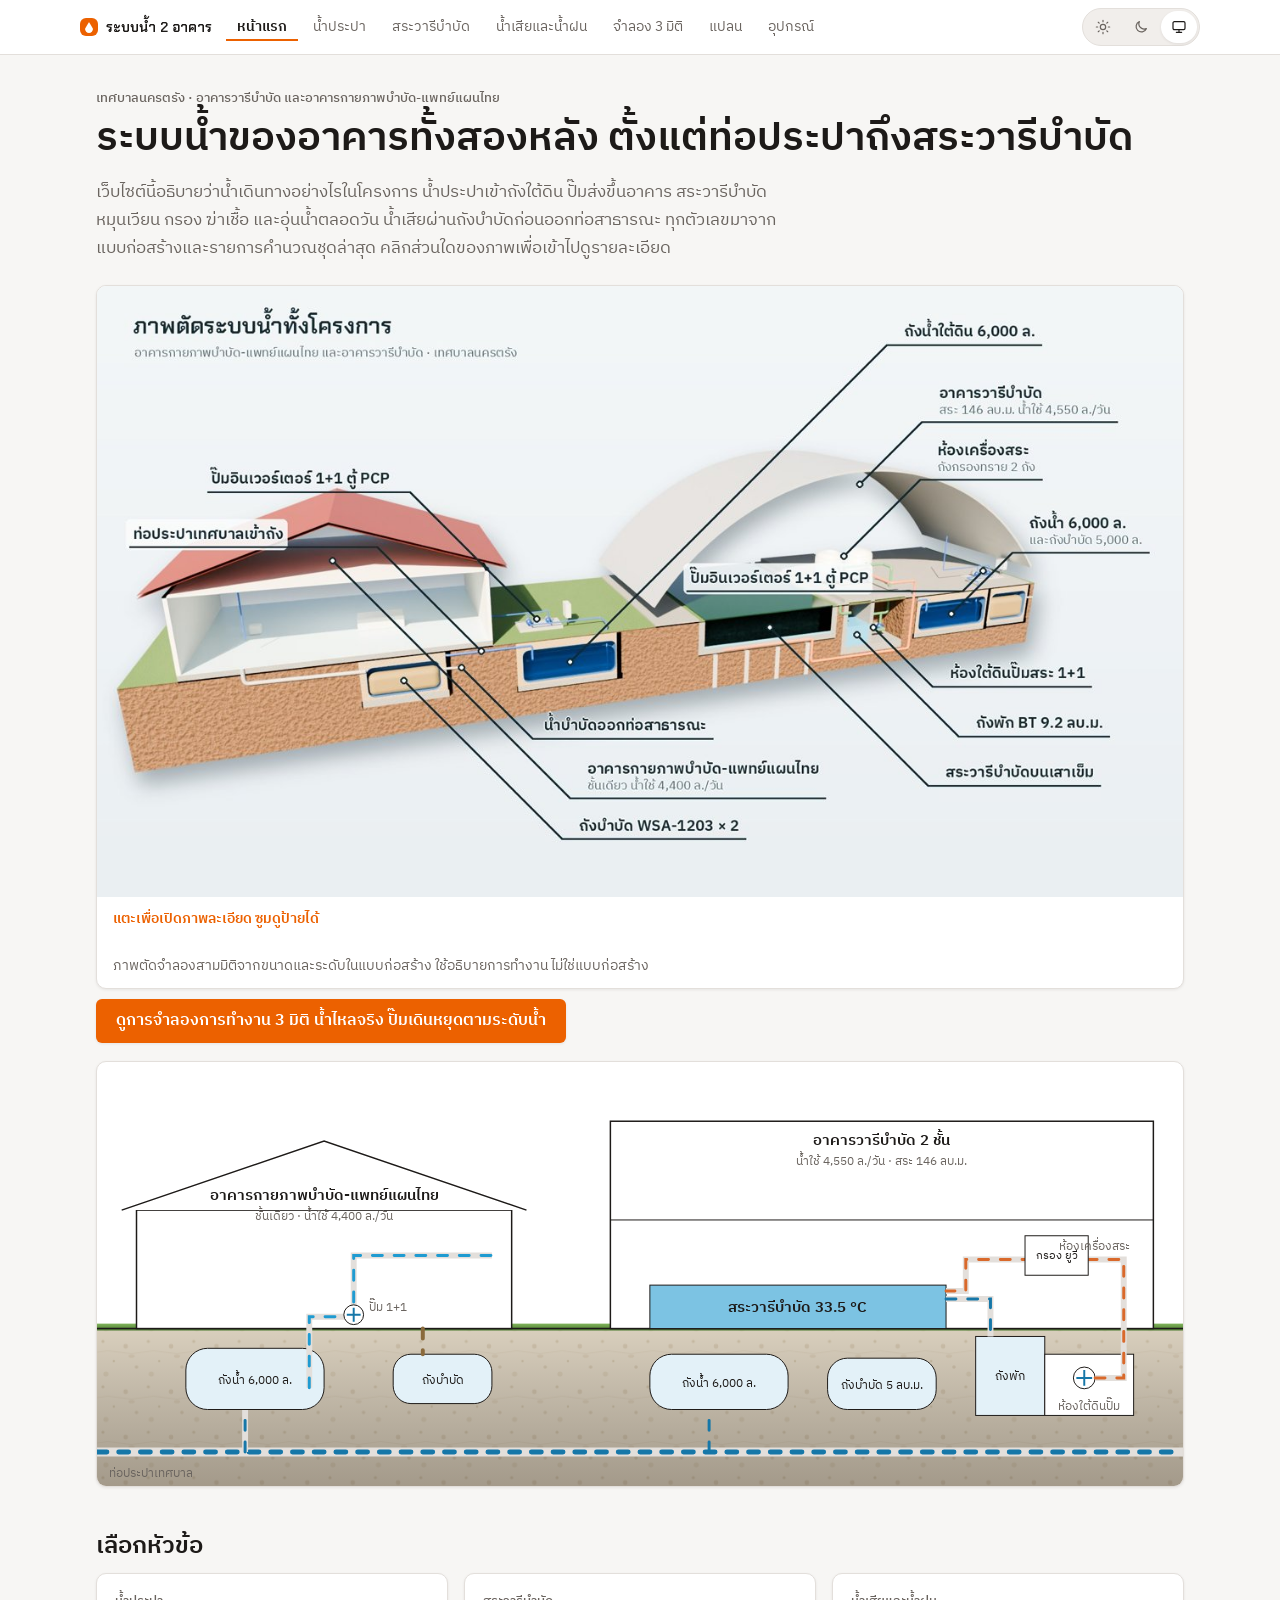
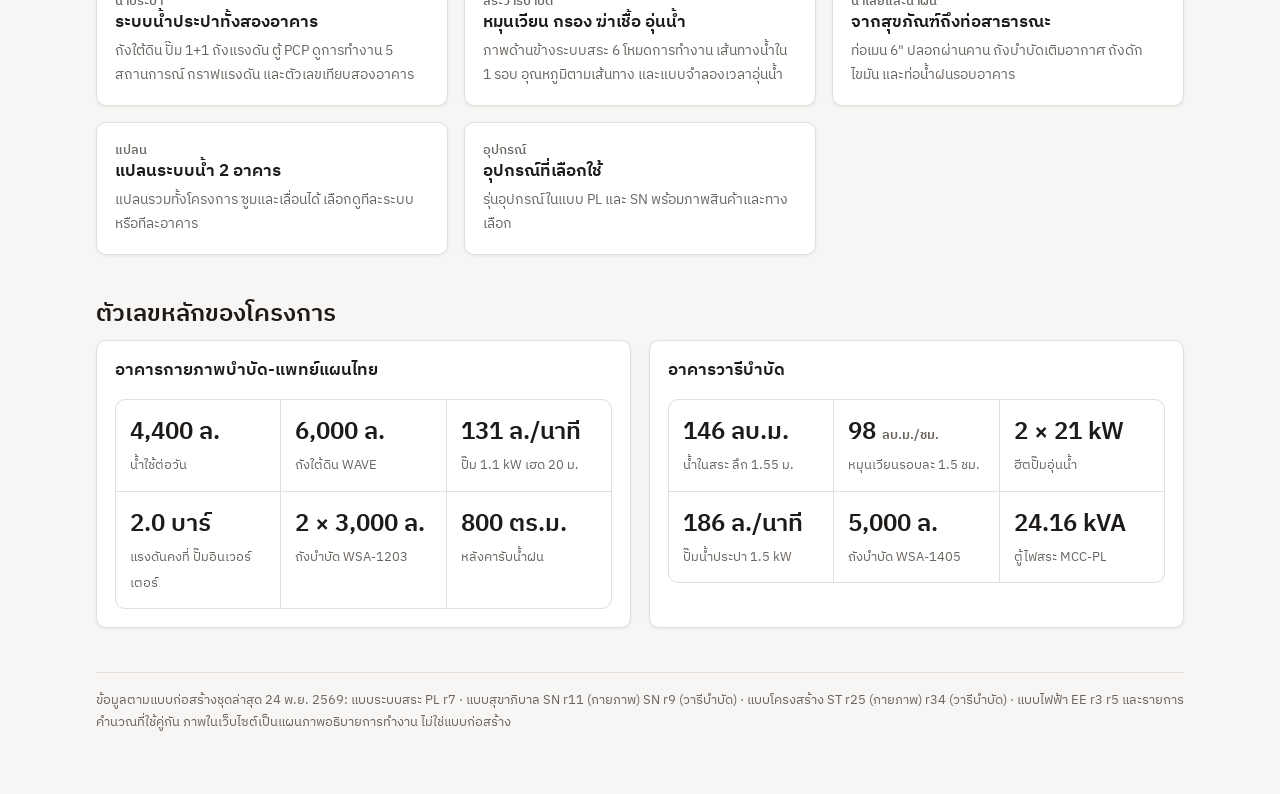
<file: index.html>
<!doctype html><html lang="th"><head><meta charset="utf-8"><meta name="viewport" content="width=device-width,initial-scale=1,viewport-fit=cover"><title>ระบบน้ำ 2 อาคาร ตรัง</title><meta name="claude:viewport-fit-sides" content="cover"><link rel="preconnect" href="https://fonts.googleapis.com"><link rel="stylesheet" href="https://fonts.googleapis.com/css2?family=Chakra+Petch:wght@500;600&family=IBM+Plex+Sans+Thai:wght@400;500;600;700&family=IBM+Plex+Mono:wght@400;600&display=swap"><link rel="stylesheet" href="common.css"><script>try{var t=localStorage.getItem('w2b-theme');if(t&&t!=='auto')document.documentElement.setAttribute('data-theme',t)}catch(e){}</script><meta property="og:title" content="ระบบน้ำ 2 อาคาร เทศบาลนครตรัง"><meta property="og:description" content="ระบบประปา สระวารีบำบัด น้ำเสีย พร้อมภาพตัด 3 มิติและการจำลองการทำงาน"><meta property="og:type" content="website"><meta property="og:image" content="https://woxahqoffice.github.io/sanitary-hydro-pool-overview/og-cover.jpg"><meta name="twitter:card" content="summary_large_image"><link rel="manifest" href="manifest.webmanifest"><meta name="theme-color" content="#ffffff"><meta name="apple-mobile-web-app-capable" content="yes"><meta name="mobile-web-app-capable" content="yes"><meta name="apple-mobile-web-app-status-bar-style" content="default"><meta name="apple-mobile-web-app-title" content="ระบบน้ำตรัง"><link rel="apple-touch-icon" href="apple-touch-icon.png"><link rel="icon" href="icon-192.png" type="image/png"></head><body><style>
.snav{--nv-bg:#ffffff;--nv-ink:#132a33;--nv-mut:#58707a;--nv-line:#d3dfe3;--nv-acc:#1677a8;--nv-hov:#eef4f6}
@media (prefers-color-scheme:dark){:root:not([data-theme="light"]) .snav{--nv-bg:#122229;--nv-ink:#dcebf0;--nv-mut:#8aa4ad;--nv-line:#24404a;--nv-acc:#47aee0;--nv-hov:#183039}}
:root[data-theme="dark"] .snav{--nv-bg:#122229;--nv-ink:#dcebf0;--nv-mut:#8aa4ad;--nv-line:#24404a;--nv-acc:#47aee0;--nv-hov:#183039}
.snav{position:sticky;top:env(safe-area-inset-top,0px);z-index:50;background:var(--nv-bg);border-bottom:1px solid var(--nv-line);
 padding-left:max(16px,env(safe-area-inset-left,0px));padding-right:max(16px,env(safe-area-inset-right,0px));font-family:"IBM Plex Sans Thai",system-ui,sans-serif}
.snav .in{max-width:1120px;margin:0 auto;display:flex;align-items:center;gap:4px;overflow-x:auto;padding-block:8px;scrollbar-width:none}
.snav .brand{font:600 14px "Chakra Petch","IBM Plex Sans Thai",sans-serif;white-space:nowrap;margin-right:10px;color:var(--nv-ink);text-decoration:none;display:flex;gap:8px;align-items:center}
.snav .brand i{width:18px;height:18px;border-radius:50% 50% 50% 0;transform:rotate(-45deg);background:var(--nv-acc);display:inline-block}
.snav a.l{white-space:nowrap;font-size:13.5px;line-height:1.4;text-decoration:none;color:var(--nv-mut);padding:5px 11px;border-radius:8px}
.snav a.l:hover{color:var(--nv-ink);background:var(--nv-hov)}
.snav a.l.on{color:var(--nv-bg);background:var(--nv-ink)}
.snav a:focus-visible{outline:2px solid #d9692b;outline-offset:2px}
</style><nav class="snav" aria-label="หน้าในเว็บไซต์"><div class="in"><a class="brand" href="index.html"><i></i>ระบบน้ำ 2 อาคาร</a><a class="l on" href="index.html" aria-current="page">หน้าแรก</a><a class="l" href="water.html">น้ำประปา</a><a class="l" href="ระบบน้ำสระวารีบำบัด_ภาพด้านข้าง.html">สระวารีบำบัด</a><a class="l" href="sanitary.html">น้ำเสียและน้ำฝน</a><a class="l" href="sim.html">จำลอง 3 มิติ</a><a class="l" href="plan.html">แปลน</a><a class="l" href="equipment.html"><span class="nw">อุปกรณ์</span></a></div></nav><main class="wrap"><div class="eb">เทศบาลนครตรัง · อาคารวารีบำบัด และ<span class="nw">อาคารกายภาพบำบัด-แพทย์แผนไทย</span></div>
<h1>ระบบน้ำของอาคารทั้งสองหลัง ตั้งแต่ท่อประปาถึงสระวารีบำบัด</h1>
<p class="lead">เว็บไซต์นี้อธิบายว่าน้ำเดินทางอย่างไรในโครงการ น้ำประปาเข้าถังใต้ดิน ปั๊มส่งขึ้นอาคาร สระวารีบำบัดหมุนเวียน กรอง ฆ่าเชื้อ และอุ่นน้ำตลอดวัน น้ำเสียผ่าน<span class="nw">ถังบำบัด</span>ก่อนออกท่อสาธารณะ ทุกตัวเลขมาจากแบบก่อสร้างและรายการคำนวณชุดล่าสุด คลิกส่วนใดของภาพเพื่อเข้าไปดูรายละเอียด</p><figure class="render"><img src="render_over.jpg" alt="ภาพตัดสามมิติทั้งโครงการ อาคารกายภาพบำบัดหลังคาจั่ว อาคารวารีบำบัดหลังคาโค้ง ถังน้ำและถังบำบัดฝังดิน สระและห้องใต้ดินปั๊ม" loading="lazy" width="1280" height="720"><figcaption>ภาพตัดจำลองสามมิติจากขนาดและระดับในแบบก่อสร้าง ใช้อธิบายการทำงาน ไม่ใช่แบบก่อสร้าง</figcaption></figure><p style="margin:10px 0 18px"><a class="cta" href="sim.html">ดูการจำลองการทำงาน 3 มิติ น้ำไหลจริง ปั๊มเดินหยุดตามระดับน้ำ</a></p>

<div class="diagram" style="margin-top:18px">
<svg viewBox="0 0 1100 430" role="img" aria-label="ภาพรวมโครงการ อาคารกายภาพบำบัดทางซ้าย อาคารวารีบำบัดทางขวา น้ำประปา ถังใต้ดิน ปั๊ม สระ และถังบำบัด">
  <defs><pattern id="soil" width="46" height="46" patternUnits="userSpaceOnUse"><rect width="46" height="46" fill="var(--soil)"/>
<circle cx="6" cy="7" r="1.6" fill="var(--soil2)"/><circle cx="29" cy="12" r="2.4" fill="var(--soil2)" opacity=".8"/><circle cx="17" cy="27" r="1.2" fill="var(--soil2)"/>
<circle cx="40" cy="33" r="1.8" fill="var(--soil2)" opacity=".9"/><circle cx="9" cy="40" r="2.6" fill="var(--soil2)" opacity=".6"/><ellipse cx="35" cy="22" rx="3.2" ry="1.8" fill="var(--soil2)" opacity=".55"/>
<path d="M0 18 q11 -3 23 0 t23 0" fill="none" stroke="var(--soil2)" stroke-width=".8" opacity=".5"/></pattern>
<linearGradient id="depth" x1="0" y1="0" x2="0" y2="1"><stop offset="0" stop-color="#000" stop-opacity="0"/><stop offset="1" stop-color="#1b1208" stop-opacity=".28"/></linearGradient>
<linearGradient id="wg" x1="0" y1="0" x2="0" y2="1"><stop offset="0" stop-color="#9fd8ef"/><stop offset=".15" stop-color="#5fb4dc"/><stop offset="1" stop-color="#1d6f9d"/></linearGradient>
<linearGradient id="tankg" x1="0" y1="0" x2="0" y2="1"><stop offset="0" stop-color="var(--tank)"/><stop offset="1" stop-color="var(--water2)" stop-opacity=".55"/></linearGradient>
<linearGradient id="metal" x1="0" y1="0" x2="0" y2="1"><stop offset="0" stop-color="#e9eef1"/><stop offset=".5" stop-color="#b9c4ca"/><stop offset="1" stop-color="#7f8d95"/></linearGradient>
<linearGradient id="grass" x1="0" y1="0" x2="0" y2="1"><stop offset="0" stop-color="#7fb35a"/><stop offset="1" stop-color="#4f7d33"/></linearGradient>
<filter id="sh" x="-20%" y="-20%" width="140%" height="160%"><feDropShadow dx="0" dy="3" stdDeviation="3" flood-color="#0b1e26" flood-opacity=".28"/></filter>
  <style>.hot{cursor:pointer}.hot:hover>.hl,.hot:focus>.hl{stroke:var(--heat);stroke-width:3}</style></defs>
  <rect x="0" y="270" width="1100" height="160" fill="url(#soil)"/><rect x="0" y="270" width="1100" height="160" fill="url(#depth)"/><rect x="0" y="265.0" width="1100" height="7" fill="url(#grass)"/><line x1="0" y1="270" x2="1100" y2="270" stroke="var(--ink)" stroke-width="1.5"/>
  <!-- ประปาเทศบาล -->
  <path d="M0 395 H1100" stroke="var(--line)" stroke-width="9"/><path class="flow slow" d="M0 395 H1100" stroke="var(--water)" stroke-width="5"/>
  <text x="12" y="420" class="sm">ท่อประปาเทศบาล</text>
  <!-- อาคารกายภาพ -->
  <a href="water.html" class="hot" aria-label="ระบบน้ำประปา อาคารกายภาพบำบัด">
    <rect class="hl" x="40" y="150" width="380" height="120" fill="var(--paper)" stroke="var(--ink)" stroke-width="1.5"/>
    <path d="M25 150 L230 80 L435 150" fill="var(--paper)" stroke="var(--ink)" stroke-width="1.5"/>
    <text x="230" y="140" text-anchor="middle" font-weight="600" font-size="15">อาคารกายภาพบำบัด-แพทย์แผนไทย</text>
    <text x="230" y="160" text-anchor="middle" class="sm">ชั้นเดียว · น้ำใช้ 4,400 ล./วัน</text>
    <path d="M150 395 V320" stroke="var(--line)" stroke-width="6"/><path class="flow slow" d="M150 395 V320" stroke="var(--water)" stroke-width="3"/>
    <rect x="90" y="290" width="140" height="62" rx="22" fill="var(--tank)" stroke="var(--ink)"/><text x="160" y="326" text-anchor="middle" font-size="12.5">ถังน้ำ 6,000 ล.</text>
    <path d="M215 330 V258 H260 V196 H400" stroke="var(--line)" stroke-width="6" fill="none"/><path class="flow" d="M215 330 V258 H260 V196 H400" stroke="var(--clean)" stroke-width="3"/>
    <circle cx="260" cy="256" r="10" fill="var(--paper)" stroke="var(--ink)"/><g transform="translate(260 256)"><path class="spin" d="M0 -7 L0 7 M-7 0 L7 0" stroke="var(--water)" stroke-width="2"/></g>
    <text x="276" y="252" class="sm">ปั๊ม 1+1</text>
  </a>
  <a href="sanitary.html" class="hot" aria-label="น้ำเสียและถังบำบัด อาคารกายภาพบำบัด">
    <rect class="hl" x="300" y="296" width="100" height="50" rx="18" fill="var(--tank)" stroke="var(--ink)"/>
    <text x="350" y="326" text-anchor="middle" font-size="12.5">ถังบำบัด</text>
    <path d="M330 270 V296" stroke="var(--waste)" stroke-width="4" class="flow slow"/>
  </a>
  <!-- อาคารวารีบำบัด -->
  <a href="ระบบน้ำสระวารีบำบัด_ภาพด้านข้าง.html" class="hot" aria-label="ระบบน้ำสระวารีบำบัด">
    <rect class="hl" x="520" y="60" width="550" height="210" fill="var(--paper)" stroke="var(--ink)" stroke-width="1.5"/>
    <line x1="520" y1="160" x2="1070" y2="160" stroke="var(--ink)"/>
    <text x="795" y="84" text-anchor="middle" font-weight="600" font-size="15">อาคารวารีบำบัด 2 ชั้น</text>
    <text x="795" y="104" text-anchor="middle" class="sm">น้ำใช้ 4,550 ล./วัน · สระ 146 ลบ.ม.</text>
    <rect x="560" y="226" width="300" height="44" fill="var(--water2)" stroke="var(--ink)"/>
    <text x="710" y="253" text-anchor="middle" font-weight="600">สระวารีบำบัด 33.5 °C</text>
    <rect x="890" y="278" width="70" height="80" fill="var(--tank)" stroke="var(--ink)"/><text x="925" y="322" text-anchor="middle" font-size="12">ถังพัก</text>
    <rect x="960" y="296" width="90" height="62" fill="var(--paper)" stroke="var(--ink)"/><text x="1005" y="352" text-anchor="middle" class="sm">ห้องใต้ดินปั๊ม</text>
    <circle cx="1000" cy="320" r="11" fill="var(--paper)" stroke="var(--ink)"/><g transform="translate(1000 320)"><path class="spin" d="M0 -8 L0 8 M-8 0 L8 0" stroke="var(--water)" stroke-width="2"/></g>
    <path d="M860 240 H905 V278" stroke="var(--line)" stroke-width="6" fill="none"/><path class="flow" d="M860 240 H905 V278" stroke="var(--water)" stroke-width="3"/>
    <path d="M1011 320 H1040 V200 H880 V232 H860" stroke="var(--line)" stroke-width="6" fill="none"/><path class="flow" d="M1011 320 H1040 V200 H880 V232 H860" stroke="var(--heat)" stroke-width="3"/>
    <rect x="940" y="176" width="64" height="40" fill="var(--paper)" stroke="var(--ink)"/><text x="972" y="200" text-anchor="middle" font-size="11.5">กรอง ยูวี</text>
    <text x="1046" y="190" text-anchor="end" class="sm">ห้องเครื่องสระ</text>
  </a>
  <a href="water.html" class="hot" aria-label="ระบบน้ำประปา อาคารวารีบำบัด">
    <rect class="hl" x="560" y="296" width="140" height="56" rx="22" fill="var(--tank)" stroke="var(--ink)"/><text x="630" y="329" text-anchor="middle" font-size="12.5">ถังน้ำ 6,000 ล.</text>
    <path d="M620 395 V352" stroke="var(--water)" stroke-width="3" class="flow slow"/>
  </a>
  <a href="sanitary.html" class="hot" aria-label="น้ำเสียและถังบำบัด อาคารวารีบำบัด">
    <rect class="hl" x="740" y="300" width="110" height="52" rx="20" fill="var(--tank)" stroke="var(--ink)"/><text x="795" y="331" text-anchor="middle" font-size="12.5">ถังบำบัด 5 ลบ.ม.</text>
  </a>
</svg>
</div>

<h2>เลือกหัวข้อ</h2>
<div class="grid3">
<a class="panel card" href="water.html"><div class="eb">น้ำประปา</div><h3>ระบบน้ำประปาทั้งสองอาคาร</h3><p class="mut">ถังใต้ดิน ปั๊ม 1+1 <span class="nw">ถังแรงดัน</span> ตู้ PCP ดูการทำงาน 5 สถานการณ์ กราฟแรงดัน และตัวเลขเทียบสองอาคาร</p></a>
<a class="panel card" href="ระบบน้ำสระวารีบำบัด_ภาพด้านข้าง.html"><div class="eb">สระวารีบำบัด</div><h3>หมุนเวียน กรอง ฆ่าเชื้อ อุ่นน้ำ</h3><p class="mut">ภาพด้านข้างระบบสระ 6 โหมดการทำงาน เส้นทางน้ำใน 1 รอบ อุณหภูมิตามเส้นทาง และแบบจำลองเวลาอุ่นน้ำ</p></a>
<a class="panel card" href="sanitary.html"><div class="eb">น้ำเสียและน้ำฝน</div><h3>จากสุขภัณฑ์ถึงท่อสาธารณะ</h3><p class="mut">ท่อเมน 6" ปลอกผ่านคาน <span class="nw">ถังบำบัด</span>เติมอากาศ ถังดัก<span class="nw">ไขมัน</span> และท่อน้ำฝนรอบอาคาร</p></a>
<a class="panel card" href="plan.html"><div class="eb">แปลน</div><h3>แปลนระบบน้ำ 2 อาคาร</h3><p class="mut">แปลนรวมทั้งโครงการ ซูมและเลื่อนได้ เลือกดูทีละระบบหรือทีละอาคาร</p></a>
<a class="panel card" href="equipment.html"><div class="eb"><span class="nw">อุปกรณ์</span></div><h3><span class="nw">อุปกรณ์</span>ที่เลือกใช้</h3><p class="mut">รุ่น<span class="nw">อุปกรณ์</span>ในแบบ PL และ SN พร้อมภาพสินค้าและทางเลือก</p></a>
</div>

<h2>ตัวเลขหลักของโครงการ</h2>
<div class="grid2">
<div class="panel"><h3>อาคารกายภาพบำบัด-แพทย์แผนไทย</h3><div class="kpis" style="margin-bottom:0">
<div><b>4,400 ล.</b><span>น้ำใช้ต่อวัน</span></div><div><b>6,000 ล.</b><span>ถังใต้ดิน WAVE</span></div><div><b>131 ล./นาที</b><span>ปั๊ม 1.1 kW เฮด 20 ม.</span></div>
<div><b>2.0 บาร์</b><span>แรงดันคงที่ ปั๊มอินเวอร์เตอร์</span></div><div><b>2 × 3,000 ล.</b><span><span class="nw">ถังบำบัด</span> WSA-1203</span></div><div><b>800 ตร.ม.</b><span>หลังคารับน้ำฝน</span></div></div></div>
<div class="panel"><h3>อาคารวารีบำบัด</h3><div class="kpis" style="margin-bottom:0">
<div><b>146 ลบ.ม.</b><span>น้ำในสระ ลึก 1.55 ม.</span></div><div><b>98 <span class="nw">ลบ.ม./ชม.</span></b><span>หมุนเวียนรอบละ 1.5 ชม.</span></div><div><b>2 × 21 kW</b><span><span class="nw">ฮีตปั๊ม</span>อุ่นน้ำ</span></div>
<div><b>186 ล./นาที</b><span>ปั๊มน้ำประปา 1.5 kW</span></div><div><b>5,000 ล.</b><span><span class="nw">ถังบำบัด</span> WSA-1405</span></div><div><b>24.16 kVA</b><span>ตู้ไฟสระ MCC-PL</span></div></div></div>
</div>
<footer>ข้อมูลตามแบบก่อสร้างชุดล่าสุด 24 พ.ย. 2569: แบบระบบสระ PL r7 · แบบสุขาภิบาล SN r11 (กายภาพ) SN r9 (วารีบำบัด) · แบบโครงสร้าง ST r25 (กายภาพ) r34 (วารีบำบัด) · แบบไฟฟ้า EE r3 r5 และรายการคำนวณที่ใช้คู่กัน ภาพในเว็บไซต์เป็นแผนภาพอธิบายการทำงาน ไม่ใช่แบบก่อสร้าง</footer></main><link rel="stylesheet" href="mobile.css"><link rel="stylesheet" href="theme.css"><script src="mobile.js" defer></script></body></html>
</file>
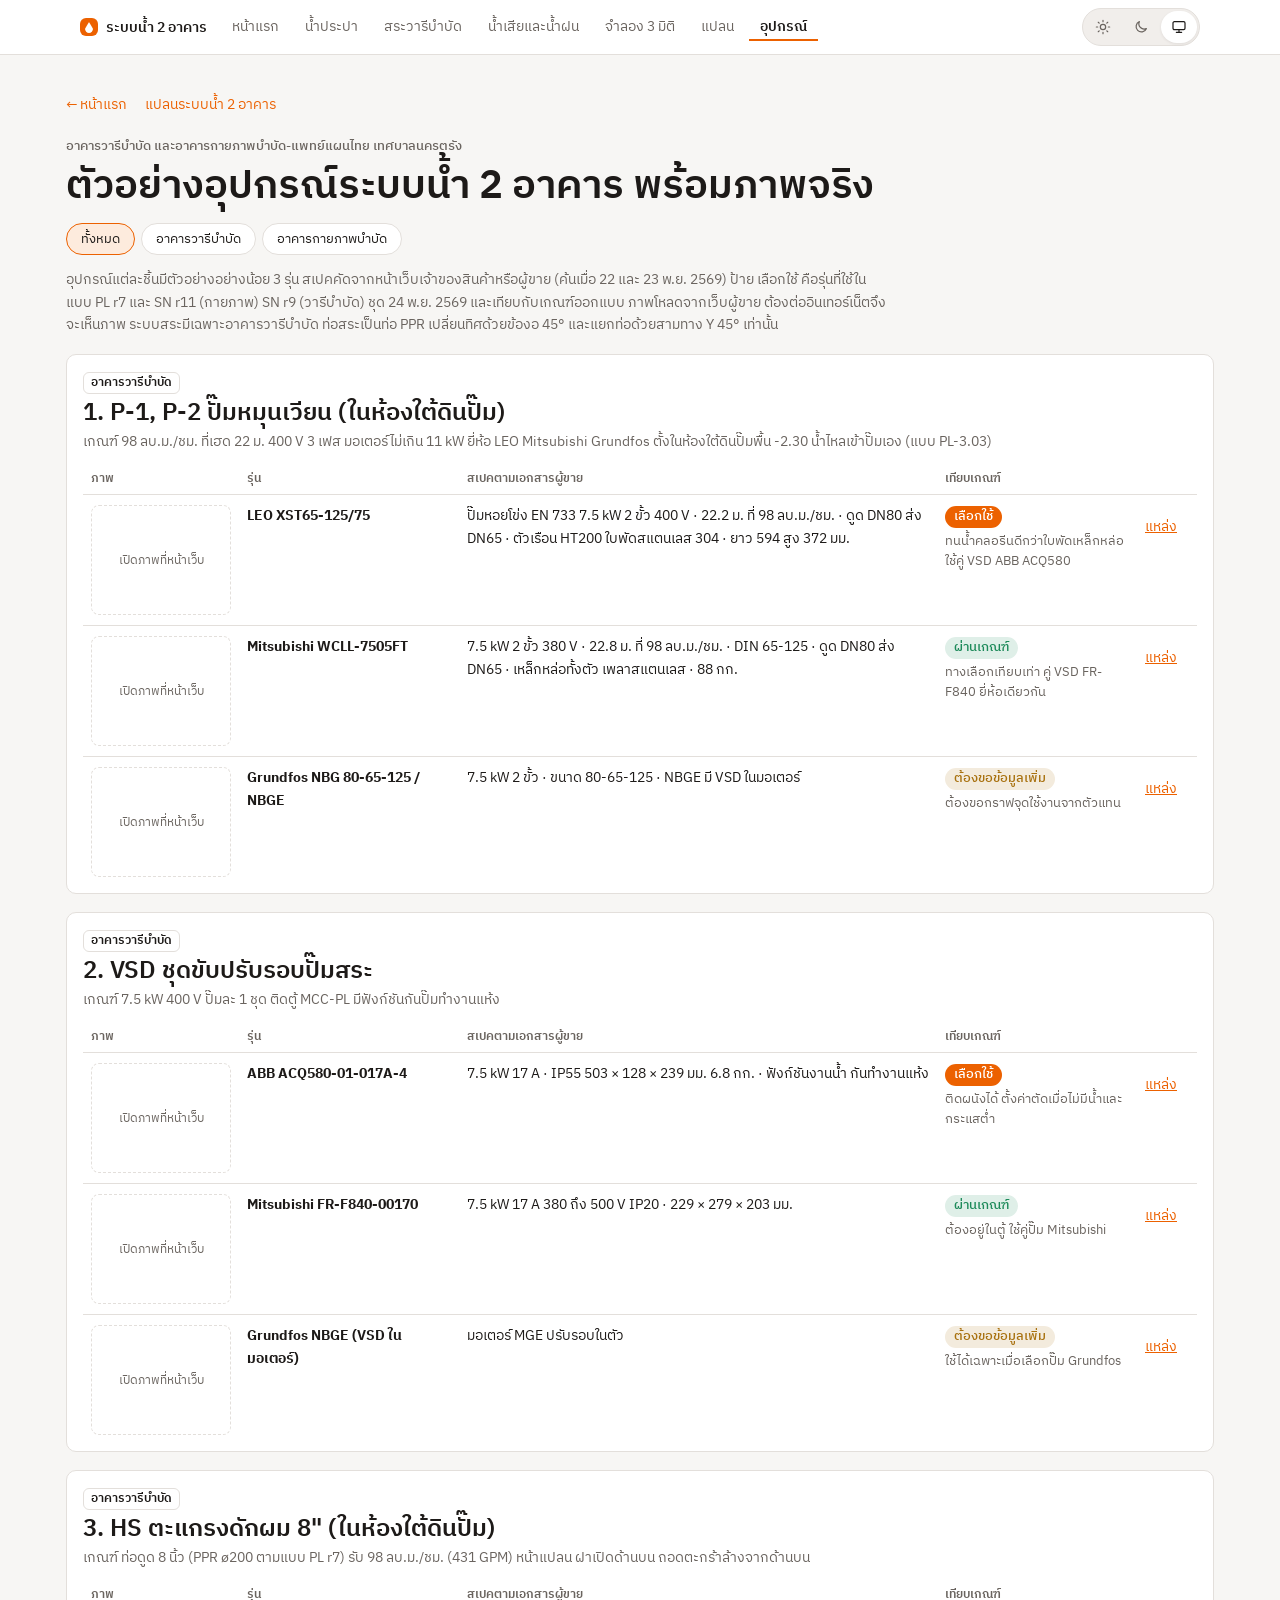
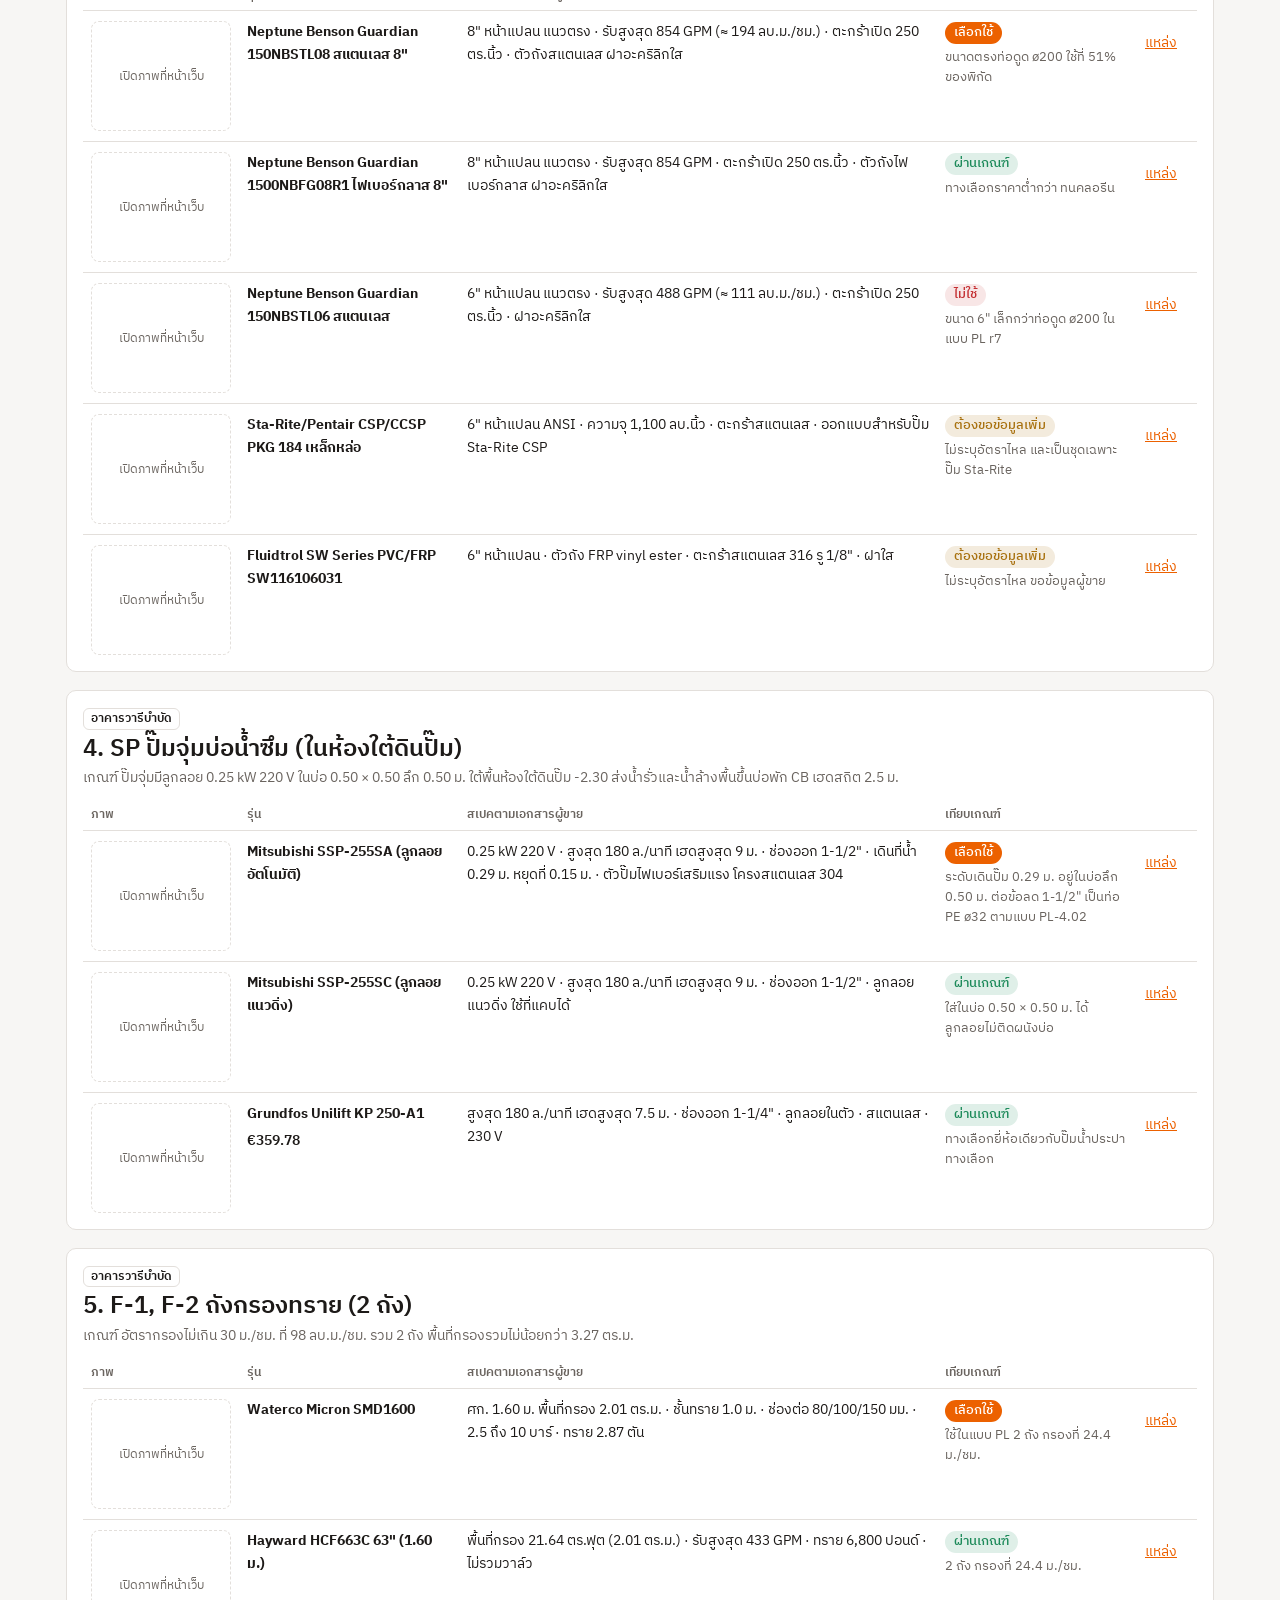
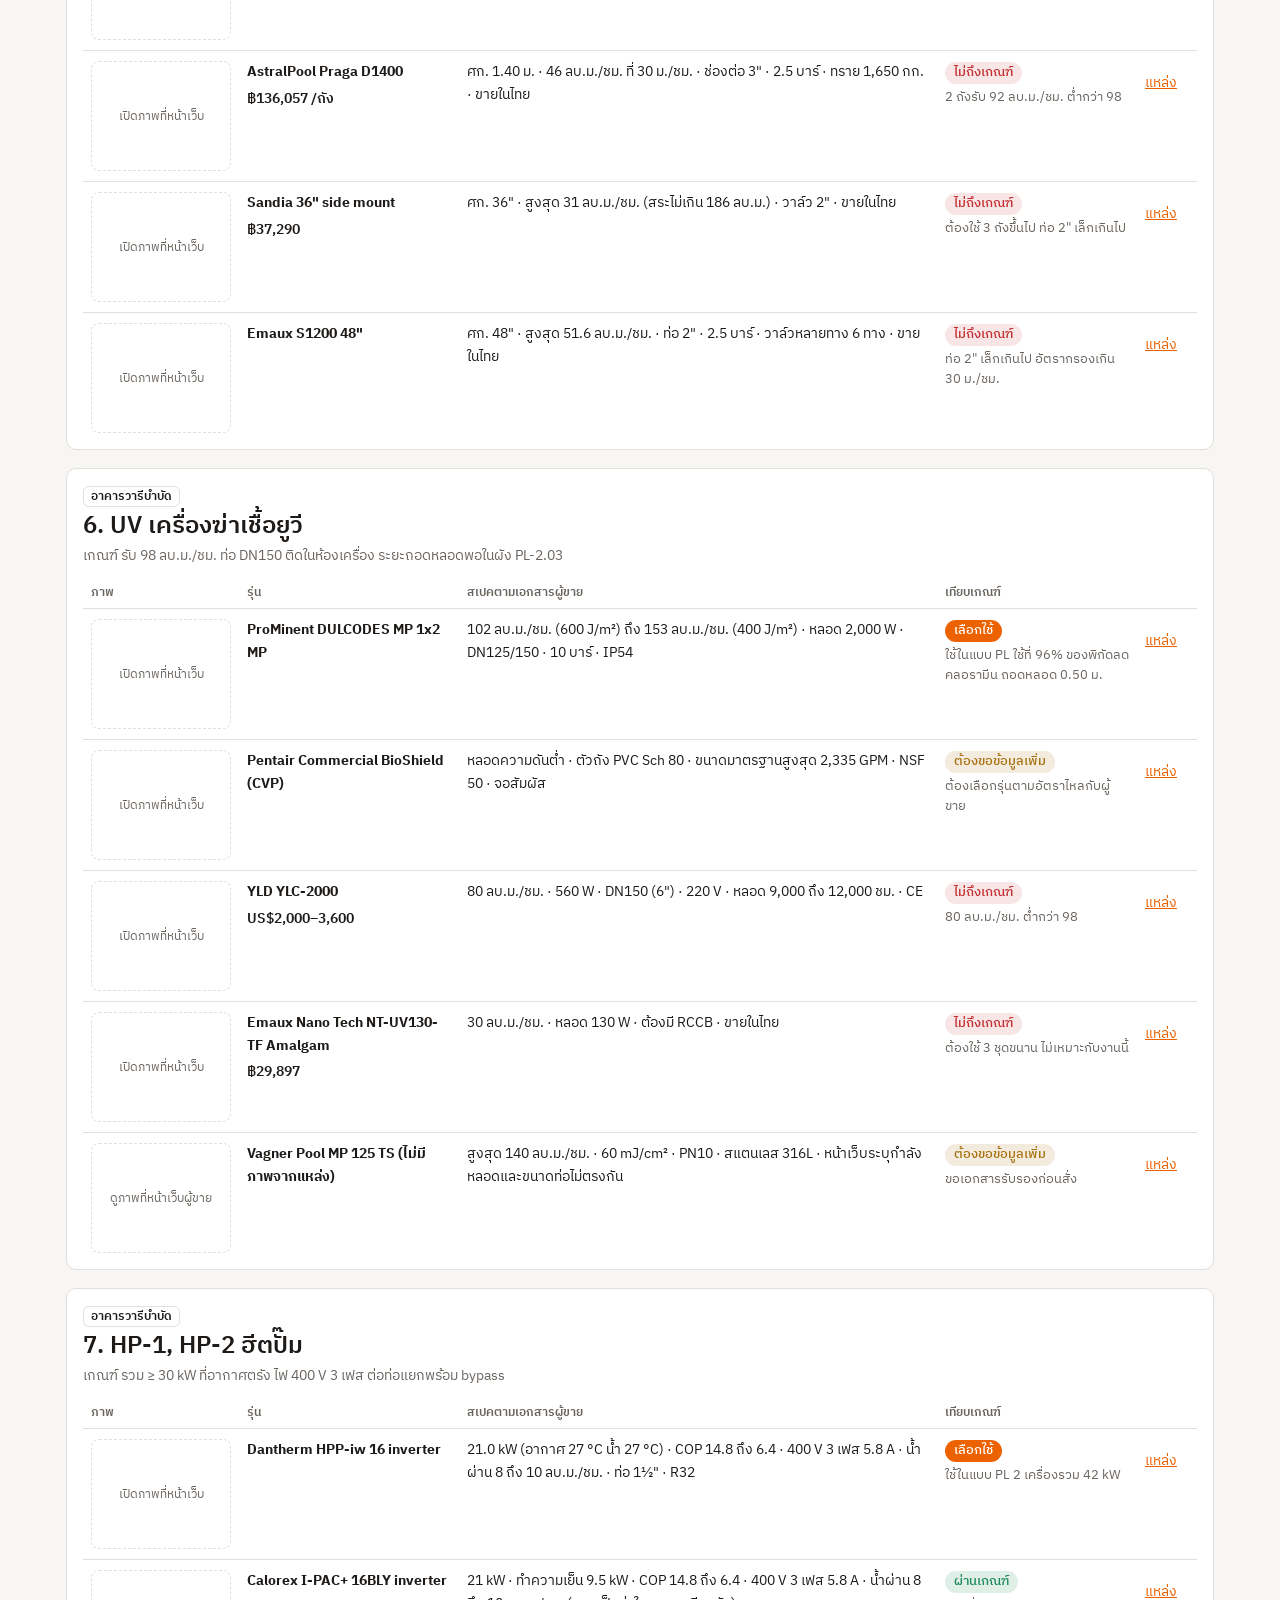
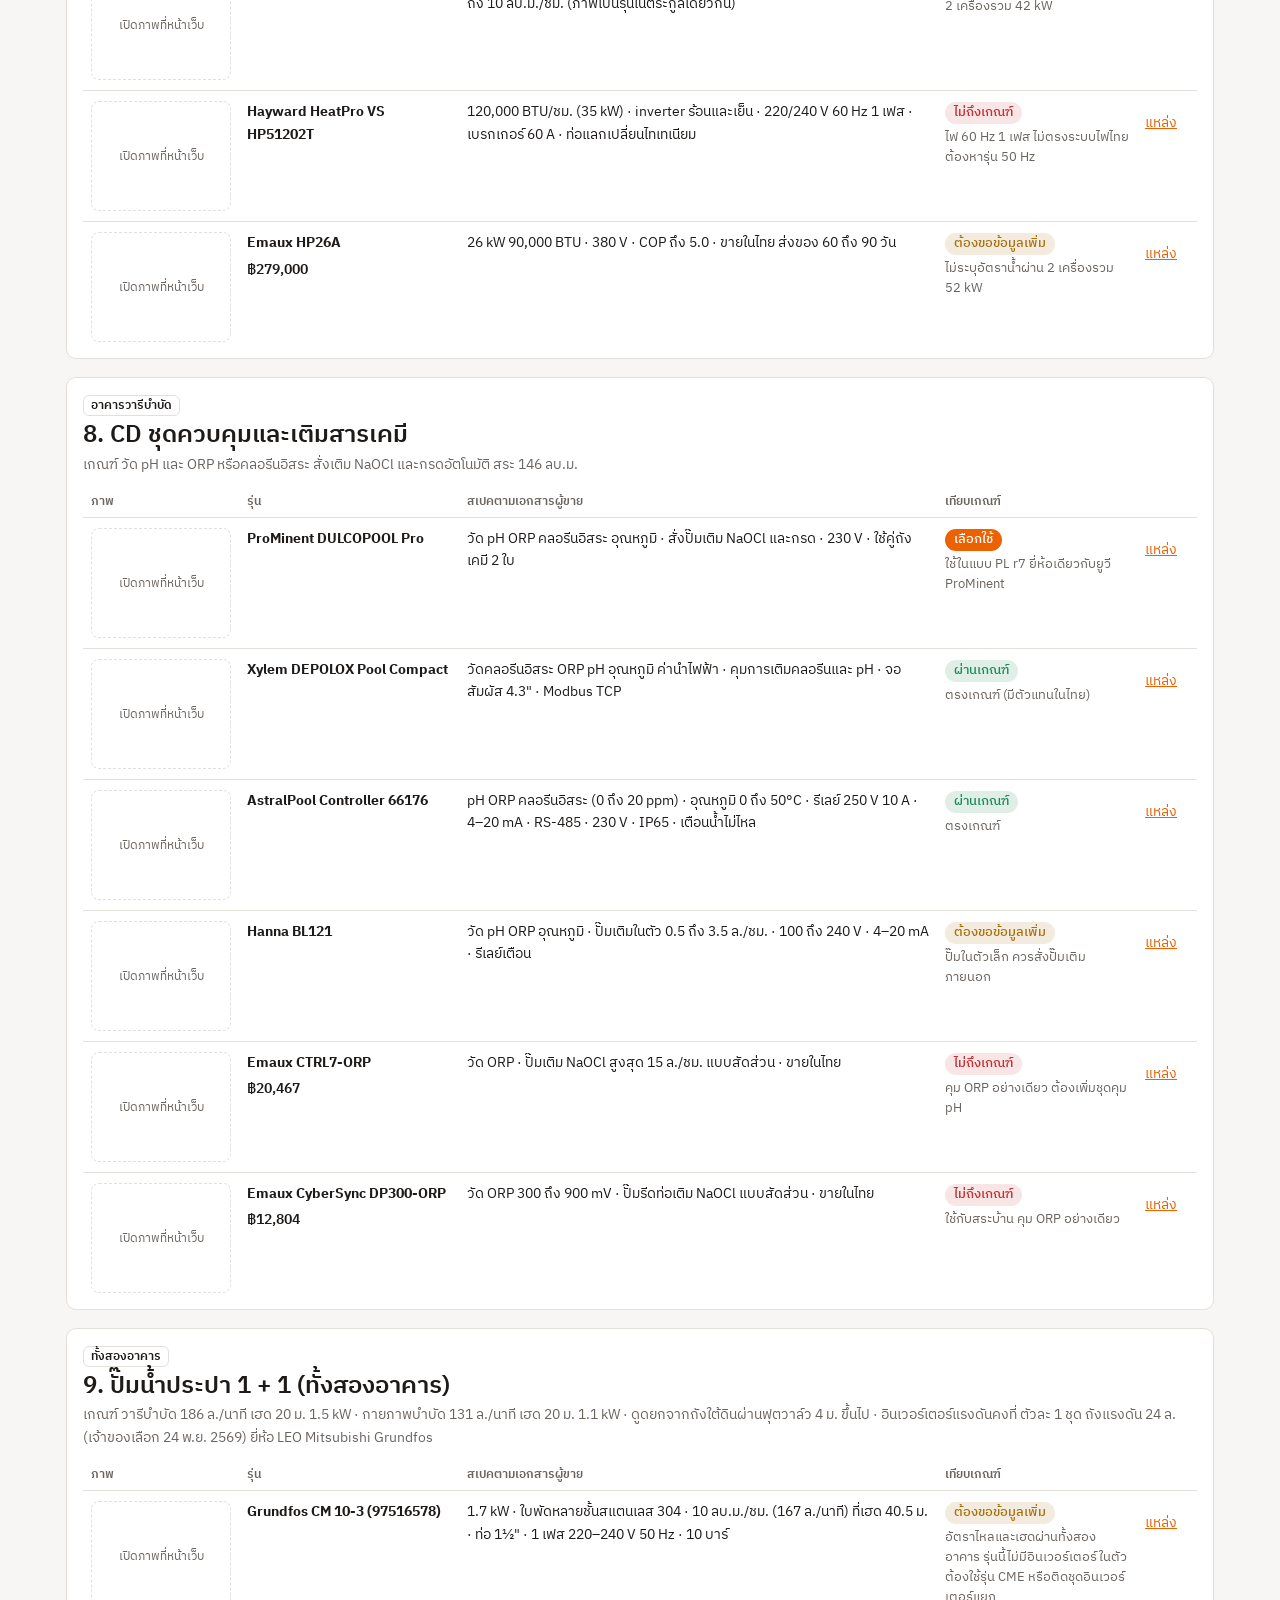
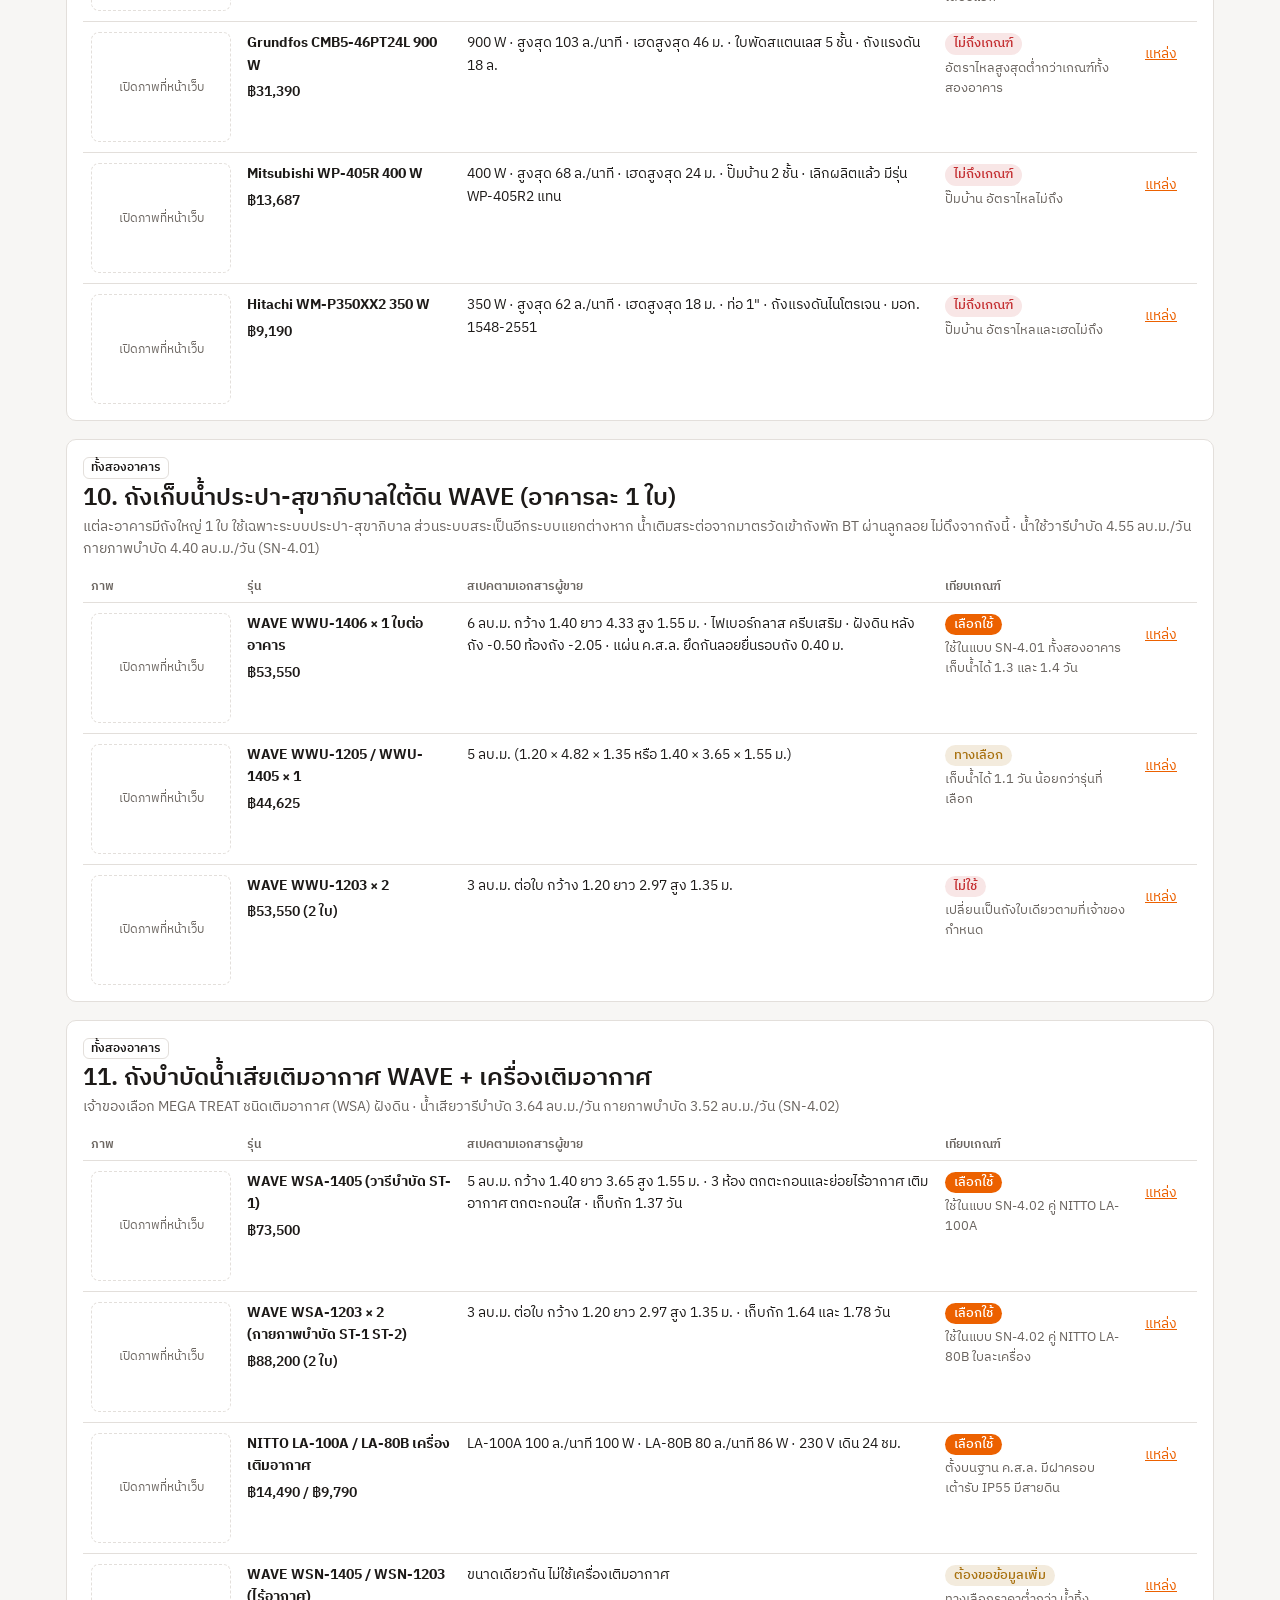
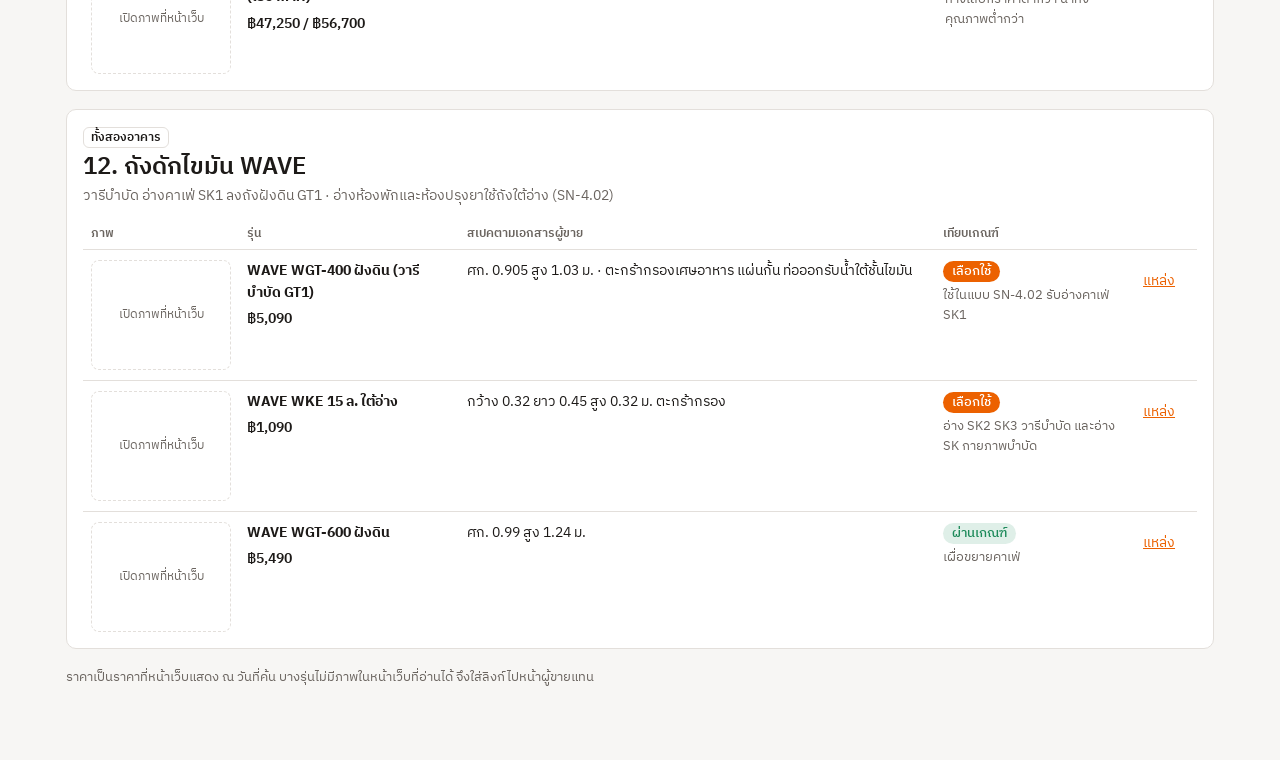
<file: equipment.html>
<!doctype html><html lang="th"><head><meta charset="utf-8"><meta name="viewport" content="width=device-width,initial-scale=1">
<title>อุปกรณ์ระบบน้ำ 2 อาคาร · Sanitary and Hydro Pool system overview</title>
<link href="https://fonts.googleapis.com/css2?family=IBM+Plex+Sans+Thai:wght@400;600;700&display=swap" rel="stylesheet">
<style>
:root{--bg:#f3f5f4;--card:#fff;--ink:#17282c;--mut:#5d7176;--line:#d6dfdd;--ok:#1d7a4a;--okb:#e1f3e8;--no:#a33b2c;--nob:#f8e3df;--chk:#8a6100;--chkb:#fbf0d6;--acc:#1f86b0}
@media (prefers-color-scheme:dark){:root{--bg:#0d1517;--card:#131e21;--ink:#e1ecec;--mut:#8ea3a7;--line:#28393d;--ok:#6fd39a;--okb:#123425;--no:#f08f80;--nob:#3a1c18;--chk:#f0c766;--chkb:#3a2f12;--acc:#45b2dc}}
*{box-sizing:border-box}body{margin:0;background:var(--bg);color:var(--ink);font:14px/1.6 "IBM Plex Sans Thai",system-ui,sans-serif}
main{max-width:1180px;margin:0 auto;padding:28px 16px 60px}h1{font-size:26px;margin:4px 0 6px}.eb{color:var(--acc);font-size:12px;letter-spacing:.04em}
.lead{color:var(--mut);max-width:820px}section{background:var(--card);border:1px solid var(--line);border-radius:10px;padding:16px 16px 6px;margin-top:18px}
h2{font-size:18px;margin:0}.crit{color:var(--mut);margin:2px 0 10px}.tw{overflow-x:auto}table{width:100%;border-collapse:collapse;min-width:760px}
th{text-align:left;font-size:12px;color:var(--mut);font-weight:600;border-bottom:1px solid var(--line);padding:6px 8px}
td{vertical-align:top;border-bottom:1px solid var(--line);padding:10px 8px}tr:last-child td{border-bottom:0}
td.pic{width:150px}td.pic img{width:140px;height:110px;object-fit:contain;background:#fff;border-radius:8px;border:1px solid var(--line)}
.noimg{display:flex;align-items:center;justify-content:center;width:140px;height:110px;border:1px dashed var(--line);border-radius:8px;color:var(--mut);font-size:12px;text-align:center;text-decoration:none}
td:nth-child(2){width:220px}td:nth-child(4){width:200px}.pr{color:var(--ink);font-weight:600;margin-top:4px;font-variant-numeric:tabular-nums}.nt{color:var(--mut);font-size:12.5px;margin-top:4px}
.tag{display:inline-block;font-size:12px;font-weight:600;padding:1px 8px;border-radius:99px}.ok{color:var(--ok);background:var(--okb)}.no{color:var(--no);background:var(--nob)}.chk{color:var(--chk);background:var(--chkb)}
a{color:var(--acc)}.bk{display:flex;flex-wrap:wrap;gap:4px 18px;margin-bottom:10px;font-size:14px}.bk a{min-height:44px;display:inline-flex;align-items:center;text-decoration:none}.flt{display:flex;flex-wrap:wrap;gap:6px;margin:10px 0 4px}.flt button{font:inherit;font-size:13px;border:1px solid var(--line);background:var(--card);color:var(--ink);border-radius:99px;padding:5px 14px;cursor:pointer}.flt button[aria-pressed=true]{background:var(--ink);color:var(--card)}.bt{display:inline-block;font-size:12px;font-weight:600;color:var(--ink);border:1px solid var(--line);border-radius:6px;padding:0 7px;margin-bottom:4px}.note{margin-top:18px;color:var(--mut);font-size:13px}
@media (max-width:720px){table{min-width:0}thead{display:none}tr{display:grid;grid-template-columns:118px 1fr;gap:4px 12px;padding:12px 0;border-bottom:1px solid var(--line)}tr:last-child{border-bottom:0}td{display:block;border:0;padding:0;width:auto!important}td.pic{grid-row:span 2}td.pic img,.noimg{width:110px;height:90px}td[data-l]{grid-column:1/-1}td[data-l]::before{content:attr(data-l);display:block;font-size:11.5px;color:var(--mut);font-weight:600}td:last-child{grid-column:2}}
td:last-child a{display:inline-flex;align-items:center;min-height:44px;min-width:44px}
@media (max-width:760px){.tw table{min-width:0!important}.tw td:first-child,.tw th:first-child{position:static!important;min-width:0!important;background:none!important}}
body .tag{font:600 12px/1.6 var(--k-font)!important;padding:1px 9px!important;border-radius:99px}
body .tag.ok{color:var(--k-ok)!important;background:color-mix(in srgb,var(--k-ok) 14%,var(--k-surface))}
body .tag.no{color:var(--k-danger)!important;background:color-mix(in srgb,var(--k-danger) 12%,var(--k-surface))}
body .tag.chk{color:var(--k-wait)!important;background:color-mix(in srgb,var(--k-wait) 14%,var(--k-surface))}
body .tag.sel{color:var(--k-brand-ink)!important;background:var(--k-brand)}
</style><script>try{var t=localStorage.getItem('w2b-theme');if(t&&t!=='auto')document.documentElement.setAttribute('data-theme',t)}catch(e){}</script><meta property="og:title" content="ระบบน้ำ 2 อาคาร เทศบาลนครตรัง"><meta property="og:description" content="ระบบประปา สระวารีบำบัด น้ำเสีย พร้อมภาพตัด 3 มิติและการจำลองการทำงาน"><meta property="og:type" content="website"><meta property="og:image" content="https://woxahqoffice.github.io/sanitary-hydro-pool-overview/og-cover.jpg"><meta name="twitter:card" content="summary_large_image"><link rel="manifest" href="manifest.webmanifest"><meta name="theme-color" content="#ffffff"><meta name="apple-mobile-web-app-capable" content="yes"><meta name="mobile-web-app-capable" content="yes"><meta name="apple-mobile-web-app-status-bar-style" content="default"><meta name="apple-mobile-web-app-title" content="ระบบน้ำตรัง"><link rel="apple-touch-icon" href="apple-touch-icon.png"><link rel="icon" href="icon-192.png" type="image/png"></head><body><style>
.snav{--nv-bg:#ffffff;--nv-ink:#132a33;--nv-mut:#58707a;--nv-line:#d3dfe3;--nv-acc:#1677a8;--nv-hov:#eef4f6}
@media (prefers-color-scheme:dark){:root:not([data-theme="light"]) .snav{--nv-bg:#122229;--nv-ink:#dcebf0;--nv-mut:#8aa4ad;--nv-line:#24404a;--nv-acc:#47aee0;--nv-hov:#183039}}
:root[data-theme="dark"] .snav{--nv-bg:#122229;--nv-ink:#dcebf0;--nv-mut:#8aa4ad;--nv-line:#24404a;--nv-acc:#47aee0;--nv-hov:#183039}
.snav{position:sticky;top:env(safe-area-inset-top,0px);z-index:50;background:var(--nv-bg);border-bottom:1px solid var(--nv-line);
 padding-left:max(16px,env(safe-area-inset-left,0px));padding-right:max(16px,env(safe-area-inset-right,0px));font-family:"IBM Plex Sans Thai",system-ui,sans-serif}
.snav .in{max-width:1120px;margin:0 auto;display:flex;align-items:center;gap:4px;overflow-x:auto;padding-block:8px;scrollbar-width:none}
.snav .brand{font:600 14px "Chakra Petch","IBM Plex Sans Thai",sans-serif;white-space:nowrap;margin-right:10px;color:var(--nv-ink);text-decoration:none;display:flex;gap:8px;align-items:center}
.snav .brand i{width:18px;height:18px;border-radius:50% 50% 50% 0;transform:rotate(-45deg);background:var(--nv-acc);display:inline-block}
.snav a.l{white-space:nowrap;font-size:13.5px;line-height:1.4;text-decoration:none;color:var(--nv-mut);padding:5px 11px;border-radius:8px}
.snav a.l:hover{color:var(--nv-ink);background:var(--nv-hov)}
.snav a.l.on{color:var(--nv-bg);background:var(--nv-ink)}
.snav a:focus-visible{outline:2px solid #d9692b;outline-offset:2px}
</style><nav class="snav" aria-label="หน้าในเว็บไซต์"><div class="in"><a class="brand" href="index.html"><i></i>ระบบน้ำ 2 อาคาร</a><a class="l" href="index.html">หน้าแรก</a><a class="l" href="water.html">น้ำประปา</a><a class="l" href="ระบบน้ำสระวารีบำบัด_ภาพด้านข้าง.html">สระวารีบำบัด</a><a class="l" href="sanitary.html">น้ำเสียและน้ำฝน</a><a class="l" href="sim.html">จำลอง 3 มิติ</a><a class="l" href="plan.html">แปลน</a><a class="l on" href="equipment.html" aria-current="page"><span class="nw">อุปกรณ์</span></a></div></nav><main>
<nav class="bk" aria-label="ลิงก์ย้อนกลับ"><a href="index.html">← หน้าแรก</a><a href="plan.html">แปลนระบบน้ำ 2 อาคาร</a></nav><div class="eb">อาคารวารีบำบัด และอาคารกายภาพบำบัด-แพทย์แผนไทย <span class="nw">เทศบาลนครตรัง</span></div>
<h1>ตัวอย่าง<span class="nw">อุปกรณ์</span>ระบบน้ำ 2 อาคาร พร้อมภาพจริง</h1>
<div class="flt" role="group"><button data-f="all" aria-pressed="true">ทั้งหมด</button><button data-f="hydro" aria-pressed="false">อาคารวารีบำบัด</button><button data-f="health" aria-pressed="false">อาคารกายภาพบำบัด</button></div>
<p class="lead"><span class="nw">อุปกรณ์</span>แต่ละชิ้นมีตัวอย่างอย่างน้อย 3 รุ่น สเปคคัดจากหน้าเว็บเจ้าของสินค้าหรือผู้ขาย (ค้นเมื่อ 22 และ 23 พ.ย. 2569) ป้าย เลือกใช้ คือรุ่นที่ใช้ในแบบ PL r7 และ SN r11 (กายภาพ) SN r9 (วารีบำบัด) ชุด 24 พ.ย. 2569 และเทียบกับเกณฑ์ออกแบบ ภาพโหลดจากเว็บผู้ขาย ต้องต่ออินเทอร์เน็ตจึงจะเห็นภาพ ระบบสระมีเฉพาะอาคารวารีบำบัด ท่อสระเป็นท่อ PPR เปลี่ยนทิศด้วยข้องอ 45° และแยกท่อด้วยสามทาง Y 45° เท่านั้น</p>
<section data-b="hydro"><div class="bt hydro">อาคารวารีบำบัด</div><h2>1. P-1, P-2 ปั๊มหมุนเวียน (ในห้องใต้ดินปั๊ม)</h2><p class="crit">เกณฑ์ 98 <span class="nw">ลบ.ม./ชม.</span> ที่เฮด 22 ม. 400 V 3 เฟส มอเตอร์ไม่เกิน 11 kW ยี่ห้อ LEO Mitsubishi Grundfos ตั้งในห้องใต้ดินปั๊มพื้น -2.30 น้ำไหลเข้าปั๊มเอง (แบบ PL-3.03)</p><div class="tw"><table><thead><tr><th>ภาพ</th><th>รุ่น</th><th>สเปคตามเอกสารผู้ขาย</th><th>เทียบเกณฑ์</th><th></th></tr></thead><tbody><tr><td class="pic"><img src="https://leopump.com/en/bocupload/2023/07/18/XST-standard-centrifugal-pump.png" alt="LEO XST65-125/75" loading="lazy" referrerpolicy="no-referrer" onerror="this.replaceWith(Object.assign(document.createElement('a'),{href:'https://www.engeldot.nl/_clientfiles/Docs/LEO%20XST%20datasheet.pdf',target:'_blank',textContent:'เปิดภาพที่หน้าเว็บ',className:'noimg'}))"></td><td><b>LEO XST65-125/75</b></td><td data-l="สเปคตามเอกสารผู้ขาย">ปั๊มหอยโข่ง EN 733 7.5 kW 2 ขั้ว 400 V · 22.2 ม. ที่ 98 <span class="nw">ลบ.ม./ชม.</span> · ดูด DN80 ส่ง DN65 · ตัวเรือน HT200 ใบพัดสแตนเลส 304 · ยาว 594 สูง 372 มม.</td><td data-l="เทียบเกณฑ์"><span class="tag sel">เลือกใช้</span><div class="nt">ทนน้ำคลอรีนดีกว่าใบพัดเหล็กหล่อ ใช้คู่ VSD ABB ACQ580</div></td><td><a href="https://www.engeldot.nl/_clientfiles/Docs/LEO%20XST%20datasheet.pdf" target="_blank">แหล่ง</a></td></tr><tr><td class="pic"><img src="https://store.toolsheep.com/wp-content/uploads/2023/07/Centrifugal-pump-MITSUBISHI-WCLL-Series.png" alt="Mitsubishi WCLL-7505FT" loading="lazy" referrerpolicy="no-referrer" onerror="this.replaceWith(Object.assign(document.createElement('a'),{href:'https://www.meath-co.com/web/es-mit/UploadFile/CatalogueLandpump.pdf',target:'_blank',textContent:'เปิดภาพที่หน้าเว็บ',className:'noimg'}))"></td><td><b>Mitsubishi WCLL-7505FT</b></td><td data-l="สเปคตามเอกสารผู้ขาย">7.5 kW 2 ขั้ว 380 V · 22.8 ม. ที่ 98 <span class="nw">ลบ.ม./ชม.</span> · DIN 65-125 · ดูด DN80 ส่ง DN65 · เหล็กหล่อทั้งตัว เพลาสแตนเลส · 88 กก.</td><td data-l="เทียบเกณฑ์"><span class="tag ok">ผ่านเกณฑ์</span><div class="nt">ทางเลือกเทียบเท่า คู่ VSD FR-F840 ยี่ห้อเดียวกัน</div></td><td><a href="https://www.meath-co.com/web/es-mit/UploadFile/CatalogueLandpump.pdf" target="_blank">แหล่ง</a></td></tr><tr><td class="pic"><img src="https://freshbydesign.com.au/wp-content/uploads/2026/10/Grundfos-NBG-End-Suction-Pumps.jpg" alt="Grundfos NBG 80-65-125 / NBGE" loading="lazy" referrerpolicy="no-referrer" onerror="this.replaceWith(Object.assign(document.createElement('a'),{href:'https://chainaris.co.th/themes/6297/files/Booklet_NBG-NBGE-NKG-NKGE.pdf',target:'_blank',textContent:'เปิดภาพที่หน้าเว็บ',className:'noimg'}))"></td><td><b>Grundfos NBG 80-65-125 / NBGE</b></td><td data-l="สเปคตามเอกสารผู้ขาย">7.5 kW 2 ขั้ว · ขนาด 80-65-125 · NBGE มี VSD ในมอเตอร์</td><td data-l="เทียบเกณฑ์"><span class="tag chk">ต้องขอข้อมูลเพิ่ม</span><div class="nt">ต้องขอกราฟจุดใช้งานจากตัวแทน</div></td><td><a href="https://chainaris.co.th/themes/6297/files/Booklet_NBG-NBGE-NKG-NKGE.pdf" target="_blank">แหล่ง</a></td></tr></tbody></table></div></section><section data-b="hydro"><div class="bt hydro">อาคารวารีบำบัด</div><h2>2. VSD ชุดขับปรับรอบปั๊มสระ</h2><p class="crit">เกณฑ์ 7.5 kW 400 V ปั๊มละ 1 ชุด ติดตู้ MCC-PL มีฟังก์ชันกันปั๊มทำงานแห้ง</p><div class="tw"><table><thead><tr><th>ภาพ</th><th>รุ่น</th><th>สเปคตามเอกสารผู้ขาย</th><th>เทียบเกณฑ์</th><th></th></tr></thead><tbody><tr><td class="pic"><img src="https://cdn.productimages.abb.com/9IBA236493_400x400.jpg" alt="ABB ACQ580-01-017A-4" loading="lazy" referrerpolicy="no-referrer" onerror="this.replaceWith(Object.assign(document.createElement('a'),{href:'https://library.e.abb.com/public/abef15557c114c54b974cc7b2991843f/EN_ACQ580-01_HW_A_A5_screen.pdf',target:'_blank',textContent:'เปิดภาพที่หน้าเว็บ',className:'noimg'}))"></td><td><b>ABB ACQ580-01-017A-4</b></td><td data-l="สเปคตามเอกสารผู้ขาย">7.5 kW 17 A · IP55 503 × 128 × 239 มม. 6.8 กก. · ฟังก์ชันงานน้ำ กันทำงานแห้ง</td><td data-l="เทียบเกณฑ์"><span class="tag sel">เลือกใช้</span><div class="nt">ติดผนังได้ ตั้งค่าตัดเมื่อไม่มีน้ำและกระแสต่ำ</div></td><td><a href="https://library.e.abb.com/public/abef15557c114c54b974cc7b2991843f/EN_ACQ580-01_HW_A_A5_screen.pdf" target="_blank">แหล่ง</a></td></tr><tr><td class="pic"><img src="https://i.ebayimg.com/images/g/F34AAOSweMxk~vYZ/s-l1200.jpg" alt="Mitsubishi FR-F840-00170" loading="lazy" referrerpolicy="no-referrer" onerror="this.replaceWith(Object.assign(document.createElement('a'),{href:'https://mitsubishi-electric-eshop.mee.com/mee/FA_IA/en/EUR/Catalogue/Inverter/Main-Unit/FR-F840-00170-E2-60/p/000000000000307216',target:'_blank',textContent:'เปิดภาพที่หน้าเว็บ',className:'noimg'}))"></td><td><b>Mitsubishi FR-F840-00170</b></td><td data-l="สเปคตามเอกสารผู้ขาย">7.5 kW 17 A 380 ถึง 500 V IP20 · 229 × 279 × 203 มม.</td><td data-l="เทียบเกณฑ์"><span class="tag ok">ผ่านเกณฑ์</span><div class="nt">ต้องอยู่ในตู้ ใช้คู่ปั๊ม Mitsubishi</div></td><td><a href="https://mitsubishi-electric-eshop.mee.com/mee/FA_IA/en/EUR/Catalogue/Inverter/Main-Unit/FR-F840-00170-E2-60/p/000000000000307216" target="_blank">แหล่ง</a></td></tr><tr><td class="pic"><img src="https://freshbydesign.com.au/wp-content/uploads/2026/10/Grundfos-NBG-End-Suction-Pumps.jpg" alt="Grundfos NBGE (VSD ในมอเตอร์)" loading="lazy" referrerpolicy="no-referrer" onerror="this.replaceWith(Object.assign(document.createElement('a'),{href:'https://chainaris.co.th/themes/6297/files/Booklet_NBG-NBGE-NKG-NKGE.pdf',target:'_blank',textContent:'เปิดภาพที่หน้าเว็บ',className:'noimg'}))"></td><td><b>Grundfos NBGE (VSD ในมอเตอร์)</b></td><td data-l="สเปคตามเอกสารผู้ขาย">มอเตอร์ MGE ปรับรอบในตัว</td><td data-l="เทียบเกณฑ์"><span class="tag chk">ต้องขอข้อมูลเพิ่ม</span><div class="nt">ใช้ได้เฉพาะเมื่อเลือกปั๊ม Grundfos</div></td><td><a href="https://chainaris.co.th/themes/6297/files/Booklet_NBG-NBGE-NKG-NKGE.pdf" target="_blank">แหล่ง</a></td></tr></tbody></table></div></section><section data-b="hydro"><div class="bt hydro">อาคารวารีบำบัด</div><h2>3. HS ตะแกรงดักผม 8&quot; (ในห้องใต้ดินปั๊ม)</h2><p class="crit">เกณฑ์ ท่อดูด 8 นิ้ว (PPR ø200 ตามแบบ PL r7) รับ 98 <span class="nw">ลบ.ม./ชม.</span> (431 GPM) หน้าแปลน ฝาเปิดด้านบน ถอดตะกร้าล้างจากด้านบน</p><div class="tw"><table><thead><tr><th>ภาพ</th><th>รุ่น</th><th>สเปคตามเอกสารผู้ขาย</th><th>เทียบเกณฑ์</th><th></th></tr></thead><tbody><tr><td class="pic"><img src="https://www.poolweb.com/cdn/shop/products/3127895_818b59f3-73cd-4894-9870-347c9b2146b2.jpg?v=1666228098" alt="Neptune Benson Guardian 150NBSTL08 สแตนเลส 8&quot;" loading="lazy" referrerpolicy="no-referrer" onerror="this.replaceWith(Object.assign(document.createElement('a'),{href:'https://www.poolweb.com/products/guardian-stainless-steel-straight-hair-and-lint-strainer-8-inch-connections-flanged',target:'_blank',textContent:'เปิดภาพที่หน้าเว็บ',className:'noimg'}))"></td><td><b>Neptune Benson Guardian 150NBSTL08 สแตนเลส 8&quot;</b></td><td data-l="สเปคตามเอกสารผู้ขาย">8&quot; หน้าแปลน แนวตรง · รับสูงสุด 854 GPM (≈ 194 <span class="nw">ลบ.ม./ชม.</span>) · ตะกร้าเปิด 250 ตร.นิ้ว · ตัวถังสแตนเลส ฝาอะคริลิกใส</td><td data-l="เทียบเกณฑ์"><span class="tag sel">เลือกใช้</span><div class="nt">ขนาดตรงท่อดูด ø200 ใช้ที่ 51% ของพิกัด</div></td><td><a href="https://www.poolweb.com/products/guardian-stainless-steel-straight-hair-and-lint-strainer-8-inch-connections-flanged" target="_blank">แหล่ง</a></td></tr><tr><td class="pic"><img src="http://www.poolweb.com/cdn/shop/products/478541_d237beea-11c6-40a4-b1a8-dbdb8012dbf3_1200x1200.jpg?v=1666227934" alt="Neptune Benson Guardian 1500NBFG08R1 ไฟเบอร์กลาส 8&quot;" loading="lazy" referrerpolicy="no-referrer" onerror="this.replaceWith(Object.assign(document.createElement('a'),{href:'https://www.poolweb.com/products/guardian-fiberglass-straight-hair-and-lint-strainer-8-inch-connections-flanged',target:'_blank',textContent:'เปิดภาพที่หน้าเว็บ',className:'noimg'}))"></td><td><b>Neptune Benson Guardian 1500NBFG08R1 ไฟเบอร์กลาส 8&quot;</b></td><td data-l="สเปคตามเอกสารผู้ขาย">8&quot; หน้าแปลน แนวตรง · รับสูงสุด 854 GPM · ตะกร้าเปิด 250 ตร.นิ้ว · ตัวถังไฟเบอร์กลาส ฝาอะคริลิกใส</td><td data-l="เทียบเกณฑ์"><span class="tag ok">ผ่านเกณฑ์</span><div class="nt">ทางเลือกราคาต่ำกว่า ทนคลอรีน</div></td><td><a href="https://www.poolweb.com/products/guardian-fiberglass-straight-hair-and-lint-strainer-8-inch-connections-flanged" target="_blank">แหล่ง</a></td></tr><tr><td class="pic"><img src="https://www.poolweb.com/cdn/shop/products/3127895_feb680af-9d52-46be-b22b-8036e13d0fc4_1200x1200.jpg?v=1666228072" alt="Neptune Benson Guardian 150NBSTL06 สแตนเลส" loading="lazy" referrerpolicy="no-referrer" onerror="this.replaceWith(Object.assign(document.createElement('a'),{href:'https://poolweb.com/products/guardian-stainless-steel-straight-hair-and-lint-strainer-6-inch-connections-flanged',target:'_blank',textContent:'เปิดภาพที่หน้าเว็บ',className:'noimg'}))"></td><td><b>Neptune Benson Guardian 150NBSTL06 สแตนเลส</b></td><td data-l="สเปคตามเอกสารผู้ขาย">6&quot; หน้าแปลน แนวตรง · รับสูงสุด 488 GPM (≈ 111 <span class="nw">ลบ.ม./ชม.</span>) · ตะกร้าเปิด 250 ตร.นิ้ว · ฝาอะคริลิกใส</td><td data-l="เทียบเกณฑ์"><span class="tag no">ไม่ใช้</span><div class="nt">ขนาด 6&quot; เล็กกว่าท่อดูด ø200 ในแบบ PL r7</div></td><td><a href="https://poolweb.com/products/guardian-stainless-steel-straight-hair-and-lint-strainer-6-inch-connections-flanged" target="_blank">แหล่ง</a></td></tr><tr><td class="pic"><img src="https://www.poolweb.com/cdn/shop/products/media_919d1624-8a9c-48c3-a3f6-3e9313cbc72d_1200x1200.jpg?v=1666295198" alt="Sta-Rite/Pentair CSP/CCSP PKG 184 เหล็กหล่อ" loading="lazy" referrerpolicy="no-referrer" onerror="this.replaceWith(Object.assign(document.createElement('a'),{href:'https://poolweb.com/products/csp-ccsp-hair-lint-strainer-package-6-inch-ansi-flange-cast-iron',target:'_blank',textContent:'เปิดภาพที่หน้าเว็บ',className:'noimg'}))"></td><td><b>Sta-Rite/Pentair CSP/CCSP PKG 184 เหล็กหล่อ</b></td><td data-l="สเปคตามเอกสารผู้ขาย">6&quot; หน้าแปลน ANSI · ความจุ 1,100 ลบ.นิ้ว · ตะกร้าสแตนเลส · ออกแบบสำหรับปั๊ม Sta-Rite CSP</td><td data-l="เทียบเกณฑ์"><span class="tag chk">ต้องขอข้อมูลเพิ่ม</span><div class="nt">ไม่ระบุอัตราไหล และเป็นชุดเฉพาะปั๊ม Sta-Rite</div></td><td><a href="https://poolweb.com/products/csp-ccsp-hair-lint-strainer-package-6-inch-ansi-flange-cast-iron" target="_blank">แหล่ง</a></td></tr><tr><td class="pic"><img src="https://www.poolweb.com/cdn/shop/products/1616142_61fca92c-e46e-44bd-93ef-a30127308980_1200x1200.jpg?v=1666188749" alt="Fluidtrol SW Series PVC/FRP SW116106031" loading="lazy" referrerpolicy="no-referrer" onerror="this.replaceWith(Object.assign(document.createElement('a'),{href:'https://poolweb.com/products/sw-series-pvc-frp-basket-strainer-with-stainless-steel-basket-6-inch-connections',target:'_blank',textContent:'เปิดภาพที่หน้าเว็บ',className:'noimg'}))"></td><td><b>Fluidtrol SW Series PVC/FRP SW116106031</b></td><td data-l="สเปคตามเอกสารผู้ขาย">6&quot; หน้าแปลน · ตัวถัง FRP vinyl ester · ตะกร้าสแตนเลส 316 รู 1/8&quot; · ฝาใส</td><td data-l="เทียบเกณฑ์"><span class="tag chk">ต้องขอข้อมูลเพิ่ม</span><div class="nt">ไม่ระบุอัตราไหล ขอข้อมูลผู้ขาย</div></td><td><a href="https://poolweb.com/products/sw-series-pvc-frp-basket-strainer-with-stainless-steel-basket-6-inch-connections" target="_blank">แหล่ง</a></td></tr></tbody></table></div></section><section data-b="hydro"><div class="bt hydro">อาคารวารีบำบัด</div><h2>4. SP ปั๊มจุ่มบ่อน้ำซึม (ในห้องใต้ดินปั๊ม)</h2><p class="crit">เกณฑ์ ปั๊มจุ่มมีลูกลอย 0.25 kW 220 V ในบ่อ 0.50 × 0.50 ลึก 0.50 ม. ใต้พื้นห้องใต้ดินปั๊ม -2.30 ส่งน้ำรั่วและน้ำล้างพื้นขึ้นบ่อพัก CB เฮดสถิต 2.5 ม.</p><div class="tw"><table><thead><tr><th>ภาพ</th><th>รุ่น</th><th>สเปคตามเอกสารผู้ขาย</th><th>เทียบเกณฑ์</th><th></th></tr></thead><tbody><tr><td class="pic"><img src="https://f.btwcdn.com/store-47991/product/ba300b2d-108a-32a8-d97a-600fcdb8676e.jpg" alt="Mitsubishi SSP-255SA (ลูกลอยอัตโนมัติ)" loading="lazy" referrerpolicy="no-referrer" onerror="this.replaceWith(Object.assign(document.createElement('a'),{href:'https://www.meath-co.com/web/es-mit/UploadFile/SSP.pdf',target:'_blank',textContent:'เปิดภาพที่หน้าเว็บ',className:'noimg'}))"></td><td><b>Mitsubishi SSP-255SA (ลูกลอยอัตโนมัติ)</b></td><td data-l="สเปคตามเอกสารผู้ขาย">0.25 kW 220 V · สูงสุด 180 ล./นาที เฮดสูงสุด 9 ม. · ช่องออก 1-1/2&quot; · เดินที่น้ำ 0.29 ม. หยุดที่ 0.15 ม. · ตัวปั๊มไฟเบอร์เสริมแรง โครงสแตนเลส 304</td><td data-l="เทียบเกณฑ์"><span class="tag sel">เลือกใช้</span><div class="nt">ระดับเดินปั๊ม 0.29 ม. อยู่ในบ่อลึก 0.50 ม. ต่อข้อลด 1-1/2&quot; เป็นท่อ PE ø32 ตามแบบ PL-4.02</div></td><td><a href="https://www.meath-co.com/web/es-mit/UploadFile/SSP.pdf" target="_blank">แหล่ง</a></td></tr><tr><td class="pic"><img src="https://f.btwcdn.com/store-47991/product/556a2a52-ddeb-2b0f-ea5f-600fb317353a.jpg" alt="Mitsubishi SSP-255SC (ลูกลอยแนวดิ่ง)" loading="lazy" referrerpolicy="no-referrer" onerror="this.replaceWith(Object.assign(document.createElement('a'),{href:'https://www.meath-co.com/web/es-mit/UploadFile/SSP.pdf',target:'_blank',textContent:'เปิดภาพที่หน้าเว็บ',className:'noimg'}))"></td><td><b>Mitsubishi SSP-255SC (ลูกลอยแนวดิ่ง)</b></td><td data-l="สเปคตามเอกสารผู้ขาย">0.25 kW 220 V · สูงสุด 180 ล./นาที เฮดสูงสุด 9 ม. · ช่องออก 1-1/2&quot; · ลูกลอยแนวดิ่ง ใช้ที่แคบได้</td><td data-l="เทียบเกณฑ์"><span class="tag ok">ผ่านเกณฑ์</span><div class="nt">ใส่ในบ่อ 0.50 × 0.50 ม. ได้ ลูกลอยไม่ติดผนังบ่อ</div></td><td><a href="https://www.meath-co.com/web/es-mit/UploadFile/SSP.pdf" target="_blank">แหล่ง</a></td></tr><tr><td class="pic"><img src="https://www.pumpa.eu/media/5xnjhmf4/vo2_uniliftkp_plovak.png?rmode=max&amp;width=655&amp;height=655&amp;v=1dd15da3349a0a0" alt="Grundfos Unilift KP 250-A1" loading="lazy" referrerpolicy="no-referrer" onerror="this.replaceWith(Object.assign(document.createElement('a'),{href:'https://www.pumpa.eu/en/grundfos-unilift-kp-250-a1-230v-10m-cable/',target:'_blank',textContent:'เปิดภาพที่หน้าเว็บ',className:'noimg'}))"></td><td><b>Grundfos Unilift KP 250-A1</b><div class=pr>€359.78</div></td><td data-l="สเปคตามเอกสารผู้ขาย">สูงสุด 180 ล./นาที เฮดสูงสุด 7.5 ม. · ช่องออก 1-1/4&quot; · ลูกลอยในตัว · สแตนเลส · 230 V</td><td data-l="เทียบเกณฑ์"><span class="tag ok">ผ่านเกณฑ์</span><div class="nt">ทางเลือกยี่ห้อเดียวกับปั๊มน้ำประปาทางเลือก</div></td><td><a href="https://www.pumpa.eu/en/grundfos-unilift-kp-250-a1-230v-10m-cable/" target="_blank">แหล่ง</a></td></tr></tbody></table></div></section><section data-b="hydro"><div class="bt hydro">อาคารวารีบำบัด</div><h2>5. F-1, F-2 ถังกรองทราย (2 ถัง)</h2><p class="crit">เกณฑ์ อัตรากรองไม่เกิน 30 ม./ชม. ที่ 98 <span class="nw">ลบ.ม./ชม.</span> รวม 2 ถัง พื้นที่กรองรวมไม่น้อยกว่า 3.27 ตร.ม.</p><div class="tw"><table><thead><tr><th>ภาพ</th><th>รุ่น</th><th>สเปคตามเอกสารผู้ขาย</th><th>เทียบเกณฑ์</th><th></th></tr></thead><tbody><tr><td class="pic"><img src="https://waterco.us/waterco/products-img/pool-and-spa/commercial-filters/micron-side-mount-deep-bed-filter/image-thumb__626__woAssetCarouselViewerFull/micron-side-mount-deep.png" alt="Waterco Micron SMD1600" loading="lazy" referrerpolicy="no-referrer" onerror="this.replaceWith(Object.assign(document.createElement('a'),{href:'https://cdn.shopify.com/s/files/1/0064/9232/3893/files/Waterco-commercial-water-treatment-SM.pdf',target:'_blank',textContent:'เปิดภาพที่หน้าเว็บ',className:'noimg'}))"></td><td><b>Waterco Micron SMD1600</b></td><td data-l="สเปคตามเอกสารผู้ขาย">ศก. 1.60 ม. พื้นที่กรอง 2.01 ตร.ม. · ชั้นทราย 1.0 ม. · ช่องต่อ 80/100/150 มม. · 2.5 ถึง 10 บาร์ · ทราย 2.87 ตัน</td><td data-l="เทียบเกณฑ์"><span class="tag sel">เลือกใช้</span><div class="nt">ใช้ในแบบ PL 2 ถัง กรองที่ 24.4 ม./ชม.</div></td><td><a href="https://cdn.shopify.com/s/files/1/0064/9232/3893/files/Waterco-commercial-water-treatment-SM.pdf" target="_blank">แหล่ง</a></td></tr><tr><td class="pic"><img src="https://commerce.hayward-pool-assets.com/magento/akeneo/HCF663C/sku_images/HCF663C_ad2e.jpg" alt="Hayward HCF663C 63&quot; (1.60 ม.)" loading="lazy" referrerpolicy="no-referrer" onerror="this.replaceWith(Object.assign(document.createElement('a'),{href:'https://ca.hayward.com/hcf-series-63-bobbin-wound-sand-filter-hcf663c.html',target:'_blank',textContent:'เปิดภาพที่หน้าเว็บ',className:'noimg'}))"></td><td><b>Hayward HCF663C 63&quot; (1.60 ม.)</b></td><td data-l="สเปคตามเอกสารผู้ขาย">พื้นที่กรอง 21.64 ตร.ฟุต (2.01 ตร.ม.) · รับสูงสุด 433 GPM · ทราย 6,800 ปอนด์ · ไม่รวมวาล์ว</td><td data-l="เทียบเกณฑ์"><span class="tag ok">ผ่านเกณฑ์</span><div class="nt">2 ถัง กรองที่ 24.4 ม./ชม.</div></td><td><a href="https://ca.hayward.com/hcf-series-63-bobbin-wound-sand-filter-hcf663c.html" target="_blank">แหล่ง</a></td></tr><tr><td class="pic"><img src="https://fluidra.bynder.com/m/bca7d2e1f6a4bed/original/pragafilter.jpg" alt="AstralPool Praga D1400" loading="lazy" referrerpolicy="no-referrer" onerror="this.replaceWith(Object.assign(document.createElement('a'),{href:'https://www.winwinpoolshop.com/en/product/57579-88250',target:'_blank',textContent:'เปิดภาพที่หน้าเว็บ',className:'noimg'}))"></td><td><b>AstralPool Praga D1400</b><div class=pr>฿136,057 /ถัง</div></td><td data-l="สเปคตามเอกสารผู้ขาย">ศก. 1.40 ม. · 46 <span class="nw">ลบ.ม./ชม.</span> ที่ 30 ม./ชม. · ช่องต่อ 3&quot; · 2.5 บาร์ · ทราย 1,650 กก. · ขายในไทย</td><td data-l="เทียบเกณฑ์"><span class="tag no">ไม่ถึงเกณฑ์</span><div class="nt">2 ถังรับ 92 <span class="nw">ลบ.ม./ชม.</span> ต่ำกว่า 98</div></td><td><a href="https://www.winwinpoolshop.com/en/product/57579-88250" target="_blank">แหล่ง</a></td></tr><tr><td class="pic"><img src="https://swimmingpoolsthailand.com/5852-large_default/sandia-36s.jpg" alt="Sandia 36&quot; side mount" loading="lazy" referrerpolicy="no-referrer" onerror="this.replaceWith(Object.assign(document.createElement('a'),{href:'https://swimmingpoolsthailand.com/en/sandia-sand-filters/1557-sandia-36s.html',target:'_blank',textContent:'เปิดภาพที่หน้าเว็บ',className:'noimg'}))"></td><td><b>Sandia 36&quot; side mount</b><div class=pr>฿37,290</div></td><td data-l="สเปคตามเอกสารผู้ขาย">ศก. 36&quot; · สูงสุด 31 <span class="nw">ลบ.ม./ชม.</span> (สระไม่เกิน 186 ลบ.ม.) · วาล์ว 2&quot; · ขายในไทย</td><td data-l="เทียบเกณฑ์"><span class="tag no">ไม่ถึงเกณฑ์</span><div class="nt">ต้องใช้ 3 ถังขึ้นไป ท่อ 2&quot; เล็กเกินไป</div></td><td><a href="https://swimmingpoolsthailand.com/en/sandia-sand-filters/1557-sandia-36s.html" target="_blank">แหล่ง</a></td></tr><tr><td class="pic"><img src="https://swimmingpoolsthailand.com/441-large_default/emaux-v-series-s1200.jpg" alt="Emaux S1200 48&quot;" loading="lazy" referrerpolicy="no-referrer" onerror="this.replaceWith(Object.assign(document.createElement('a'),{href:'https://swimmingpoolsthailand.com/en/filters/267-emaux-v-series-s1200.html',target:'_blank',textContent:'เปิดภาพที่หน้าเว็บ',className:'noimg'}))"></td><td><b>Emaux S1200 48&quot;</b></td><td data-l="สเปคตามเอกสารผู้ขาย">ศก. 48&quot; · สูงสุด 51.6 <span class="nw">ลบ.ม./ชม.</span> · ท่อ 2&quot; · 2.5 บาร์ · วาล์วหลายทาง 6 ทาง · ขายในไทย</td><td data-l="เทียบเกณฑ์"><span class="tag no">ไม่ถึงเกณฑ์</span><div class="nt">ท่อ 2&quot; เล็กเกินไป อัตรากรองเกิน 30 ม./ชม.</div></td><td><a href="https://swimmingpoolsthailand.com/en/filters/267-emaux-v-series-s1200.html" target="_blank">แหล่ง</a></td></tr></tbody></table></div></section><section data-b="hydro"><div class="bt hydro">อาคารวารีบำบัด</div><h2>6. UV เครื่องฆ่าเชื้อยูวี</h2><p class="crit">เกณฑ์ รับ 98 <span class="nw">ลบ.ม./ชม.</span> ท่อ DN150 ติดในห้องเครื่อง ระยะถอดหลอดพอในผัง PL-2.03</p><div class="tw"><table><thead><tr><th>ภาพ</th><th>รุ่น</th><th>สเปคตามเอกสารผู้ขาย</th><th>เทียบเกณฑ์</th><th></th></tr></thead><tbody><tr><td class="pic"><img src="https://www.prominent.com/media/Products/Disinfection-Systems-and-Oxidation-Systems/p-dulcodes-mp_TeaserImageBig.jpg" alt="ProMinent DULCODES MP 1x2 MP" loading="lazy" referrerpolicy="no-referrer" onerror="this.replaceWith(Object.assign(document.createElement('a'),{href:'https://prominent.com/en/Products/Products/Disinfection-Systems-and-Oxidation-Systems/UV-Systems/p-dulcodes-mp.html',target:'_blank',textContent:'เปิดภาพที่หน้าเว็บ',className:'noimg'}))"></td><td><b>ProMinent DULCODES MP 1x2 MP</b></td><td data-l="สเปคตามเอกสารผู้ขาย">102 <span class="nw">ลบ.ม./ชม.</span> (600 J/m²) ถึง 153 <span class="nw">ลบ.ม./ชม.</span> (400 J/m²) · หลอด 2,000 W · DN125/150 · 10 บาร์ · IP54</td><td data-l="เทียบเกณฑ์"><span class="tag sel">เลือกใช้</span><div class="nt">ใช้ในแบบ PL ใช้ที่ 96% ของพิกัดลดคลอรามีน ถอดหลอด 0.50 ม.</div></td><td><a href="https://prominent.com/en/Products/Products/Disinfection-Systems-and-Oxidation-Systems/UV-Systems/p-dulcodes-mp.html" target="_blank">แหล่ง</a></td></tr><tr><td class="pic"><img src="https://www.pentair.com/content/dam/extranet/nam/pentair-pool/commercial/water-treatment/bioshield/CVP.png.thumb.1280.1280.jpg" alt="Pentair Commercial BioShield (CVP)" loading="lazy" referrerpolicy="no-referrer" onerror="this.replaceWith(Object.assign(document.createElement('a'),{href:'https://www.pentair.com/en-us/products/business-industry/commercial-pool-products/commercial-pool-water-treatment/bioshield-commercial-uv-systems.html',target:'_blank',textContent:'เปิดภาพที่หน้าเว็บ',className:'noimg'}))"></td><td><b>Pentair Commercial BioShield (CVP)</b></td><td data-l="สเปคตามเอกสารผู้ขาย">หลอดความดันต่ำ · ตัวถัง PVC Sch 80 · ขนาดมาตรฐานสูงสุด 2,335 GPM · NSF 50 · จอสัมผัส</td><td data-l="เทียบเกณฑ์"><span class="tag chk">ต้องขอข้อมูลเพิ่ม</span><div class="nt">ต้องเลือกรุ่นตามอัตราไหลกับผู้ขาย</div></td><td><a href="https://www.pentair.com/en-us/products/business-industry/commercial-pool-products/commercial-pool-water-treatment/bioshield-commercial-uv-systems.html" target="_blank">แหล่ง</a></td></tr><tr><td class="pic"><img src="https://image.made-in-china.com/2f0j00dKrEweVsLuzk/80m3-Hour-UV-Sterilizer-for-Swimming-Pool-Water-Disinfection.jpg" alt="YLD YLC-2000" loading="lazy" referrerpolicy="no-referrer" onerror="this.replaceWith(Object.assign(document.createElement('a'),{href:'https://yldwater.en.made-in-china.com/product/nXKQqweonxRB/China-80m3-Hour-UV-Sterilizer-for-Swimming-Pool-Water-Disinfection.html',target:'_blank',textContent:'เปิดภาพที่หน้าเว็บ',className:'noimg'}))"></td><td><b>YLD YLC-2000</b><div class=pr>US$2,000–3,600</div></td><td data-l="สเปคตามเอกสารผู้ขาย">80 <span class="nw">ลบ.ม./ชม.</span> · 560 W · DN150 (6&quot;) · 220 V · หลอด 9,000 ถึง 12,000 ชม. · CE</td><td data-l="เทียบเกณฑ์"><span class="tag no">ไม่ถึงเกณฑ์</span><div class="nt">80 <span class="nw">ลบ.ม./ชม.</span> ต่ำกว่า 98</div></td><td><a href="https://yldwater.en.made-in-china.com/product/nXKQqweonxRB/China-80m3-Hour-UV-Sterilizer-for-Swimming-Pool-Water-Disinfection.html" target="_blank">แหล่ง</a></td></tr><tr><td class="pic"><img src="https://swimmingpoolsthailand.com/3089-large_default/nano-tech-amalgam.jpg" alt="Emaux Nano Tech NT-UV130-TF Amalgam" loading="lazy" referrerpolicy="no-referrer" onerror="this.replaceWith(Object.assign(document.createElement('a'),{href:'https://swimmingpoolsthailand.com/en/uv-sanitzers/1421-nano-tech-amalgam.html',target:'_blank',textContent:'เปิดภาพที่หน้าเว็บ',className:'noimg'}))"></td><td><b>Emaux Nano Tech NT-UV130-TF Amalgam</b><div class=pr>฿29,897</div></td><td data-l="สเปคตามเอกสารผู้ขาย">30 <span class="nw">ลบ.ม./ชม.</span> · หลอด 130 W · ต้องมี RCCB · ขายในไทย</td><td data-l="เทียบเกณฑ์"><span class="tag no">ไม่ถึงเกณฑ์</span><div class="nt">ต้องใช้ 3 ชุดขนาน ไม่เหมาะกับงานนี้</div></td><td><a href="https://swimmingpoolsthailand.com/en/uv-sanitzers/1421-nano-tech-amalgam.html" target="_blank">แหล่ง</a></td></tr><tr><td class="pic"><a class="noimg" href="https://www.vagnerpool.com/en/mp-125-ts-medium-pressure-uv-sterilizer-3-kw-dn150/" target="_blank">ดูภาพที่หน้าเว็บผู้ขาย</a></td><td><b>Vagner Pool MP 125 TS (ไม่มีภาพจากแหล่ง)</b></td><td data-l="สเปคตามเอกสารผู้ขาย">สูงสุด 140 <span class="nw">ลบ.ม./ชม.</span> · 60 mJ/cm² · PN10 · สแตนเลส 316L · หน้าเว็บระบุกำลังหลอดและขนาดท่อไม่ตรงกัน</td><td data-l="เทียบเกณฑ์"><span class="tag chk">ต้องขอข้อมูลเพิ่ม</span><div class="nt">ขอเอกสารรับรองก่อนสั่ง</div></td><td><a href="https://www.vagnerpool.com/en/mp-125-ts-medium-pressure-uv-sterilizer-3-kw-dn150/" target="_blank">แหล่ง</a></td></tr></tbody></table></div></section><section data-b="hydro"><div class="bt hydro">อาคารวารีบำบัด</div><h2>7. HP-1, HP-2 <span class="nw">ฮีตปั๊ม</span></h2><p class="crit">เกณฑ์ รวม ≥ 30 kW ที่อากาศตรัง ไฟ 400 V 3 เฟส ต่อท่อแยกพร้อม bypass</p><div class="tw"><table><thead><tr><th>ภาพ</th><th>รุ่น</th><th>สเปคตามเอกสารผู้ขาย</th><th>เทียบเกณฑ์</th><th></th></tr></thead><tbody><tr><td class="pic"><img src="https://danthermgroup-website.s3.eu-central-1.amazonaws.com/media/products/Dantherm-HPP-i_Side-2.jpg" alt="Dantherm HPP-iw 16 inverter" loading="lazy" referrerpolicy="no-referrer" onerror="this.replaceWith(Object.assign(document.createElement('a'),{href:'https://danthermgroup.com/products/dantherm-hpp-iw-12-16-22-28',target:'_blank',textContent:'เปิดภาพที่หน้าเว็บ',className:'noimg'}))"></td><td><b>Dantherm HPP-iw 16 inverter</b></td><td data-l="สเปคตามเอกสารผู้ขาย">21.0 kW (อากาศ 27 °C น้ำ 27 °C) · COP 14.8 ถึง 6.4 · 400 V 3 เฟส 5.8 A · น้ำผ่าน 8 ถึง 10 <span class="nw">ลบ.ม./ชม.</span> · ท่อ 1½&quot; · R32</td><td data-l="เทียบเกณฑ์"><span class="tag sel">เลือกใช้</span><div class="nt">ใช้ในแบบ PL 2 เครื่องรวม 42 kW</div></td><td><a href="https://danthermgroup.com/products/dantherm-hpp-iw-12-16-22-28" target="_blank">แหล่ง</a></td></tr><tr><td class="pic"><img src="https://danthermgroup-website.s3.eu-central-1.amazonaws.com/media/products/Calorex-I-PAC-22ALX-side-right.jpg" alt="Calorex I-PAC+ 16BLY inverter" loading="lazy" referrerpolicy="no-referrer" onerror="this.replaceWith(Object.assign(document.createElement('a'),{href:'https://danthermgroup.com/products/calorex-i-pac-12-16-22-28',target:'_blank',textContent:'เปิดภาพที่หน้าเว็บ',className:'noimg'}))"></td><td><b>Calorex I-PAC+ 16BLY inverter</b></td><td data-l="สเปคตามเอกสารผู้ขาย">21 kW · ทำความเย็น 9.5 kW · COP 14.8 ถึง 6.4 · 400 V 3 เฟส 5.8 A · น้ำผ่าน 8 ถึง 10 <span class="nw">ลบ.ม./ชม.</span> (ภาพเป็นรุ่นในตระกูลเดียวกัน)</td><td data-l="เทียบเกณฑ์"><span class="tag ok">ผ่านเกณฑ์</span><div class="nt">2 เครื่องรวม 42 kW</div></td><td><a href="https://danthermgroup.com/products/calorex-i-pac-12-16-22-28" target="_blank">แหล่ง</a></td></tr><tr><td class="pic"><img src="https://commerce.hayward-pool-assets.com/magento/akeneo/HP51202T/sku_images/HP50951T_1_092d.png" alt="Hayward HeatPro VS HP51202T" loading="lazy" referrerpolicy="no-referrer" onerror="this.replaceWith(Object.assign(document.createElement('a'),{href:'https://www.hayward.com/heatpro-vs-series-heat-pump-120-000-btu-heat-cool-hp51202t.html',target:'_blank',textContent:'เปิดภาพที่หน้าเว็บ',className:'noimg'}))"></td><td><b>Hayward HeatPro VS HP51202T</b></td><td data-l="สเปคตามเอกสารผู้ขาย">120,000 BTU/ชม. (35 kW) · inverter ร้อนและเย็น · 220/240 V 60 Hz 1 เฟส · เบรกเกอร์ 60 A · ท่อแลกเปลี่ยนไทเทเนียม</td><td data-l="เทียบเกณฑ์"><span class="tag no">ไม่ถึงเกณฑ์</span><div class="nt">ไฟ 60 Hz 1 เฟส ไม่ตรงระบบไฟไทย ต้องหารุ่น 50 Hz</div></td><td><a href="https://www.hayward.com/heatpro-vs-series-heat-pump-120-000-btu-heat-cool-hp51202t.html" target="_blank">แหล่ง</a></td></tr><tr><td class="pic"><img src="https://emauxgroup.com/wp-content/uploads/2022/03/HP14A-LR.jpg" alt="Emaux HP26A" loading="lazy" referrerpolicy="no-referrer" onerror="this.replaceWith(Object.assign(document.createElement('a'),{href:'https://swimmingpoolsthailand.com/en/heaters/1616-emaux-hp26a-heat-pump.html',target:'_blank',textContent:'เปิดภาพที่หน้าเว็บ',className:'noimg'}))"></td><td><b>Emaux HP26A</b><div class=pr>฿279,000</div></td><td data-l="สเปคตามเอกสารผู้ขาย">26 kW 90,000 BTU · 380 V · COP ถึง 5.0 · ขายในไทย ส่งของ 60 ถึง 90 วัน</td><td data-l="เทียบเกณฑ์"><span class="tag chk">ต้องขอข้อมูลเพิ่ม</span><div class="nt">ไม่ระบุอัตราน้ำผ่าน 2 เครื่องรวม 52 kW</div></td><td><a href="https://swimmingpoolsthailand.com/en/heaters/1616-emaux-hp26a-heat-pump.html" target="_blank">แหล่ง</a></td></tr></tbody></table></div></section><section data-b="hydro"><div class="bt hydro">อาคารวารีบำบัด</div><h2>8. CD ชุดควบคุมและเติมสารเคมี</h2><p class="crit">เกณฑ์ วัด pH และ ORP หรือคลอรีนอิสระ สั่งเติม NaOCl และกรดอัตโนมัติ สระ 146 ลบ.ม.</p><div class="tw"><table><thead><tr><th>ภาพ</th><th>รุ่น</th><th>สเปคตามเอกสารผู้ขาย</th><th>เทียบเกณฑ์</th><th></th></tr></thead><tbody><tr><td class="pic"><img src="https://www.prominent.com/media/Products/Metering-Systems/p-dulcopool-pro_TeaserImageBig.jpg" alt="ProMinent DULCOPOOL Pro" loading="lazy" referrerpolicy="no-referrer" onerror="this.replaceWith(Object.assign(document.createElement('a'),{href:'https://www.prominent.com/en/Products/Products/Measuring-Control-and-Sensor-Technology/Controllers/p-dulcopool-pro.html',target:'_blank',textContent:'เปิดภาพที่หน้าเว็บ',className:'noimg'}))"></td><td><b>ProMinent DULCOPOOL Pro</b></td><td data-l="สเปคตามเอกสารผู้ขาย">วัด pH ORP คลอรีนอิสระ อุณหภูมิ · สั่งปั๊มเติม NaOCl และกรด · 230 V · ใช้คู่ถังเคมี 2 ใบ</td><td data-l="เทียบเกณฑ์"><span class="tag sel">เลือกใช้</span><div class="nt">ใช้ในแบบ PL r7 ยี่ห้อเดียวกับยูวี ProMinent</div></td><td><a href="https://www.prominent.com/en/Products/Products/Measuring-Control-and-Sensor-Technology/Controllers/p-dulcopool-pro.html" target="_blank">แหล่ง</a></td></tr><tr><td class="pic"><img src="https://amp.xylem.com/asset/3cd99dc9-a745-47b3-a39a-8b97835ea4eb/DEPOLOX-POOL-COMPACT.jpg" alt="Xylem DEPOLOX Pool Compact" loading="lazy" referrerpolicy="no-referrer" onerror="this.replaceWith(Object.assign(document.createElement('a'),{href:'https://www.xylem.com/en-uk/Catalog/products--services/disinfection-systems/disinfection-process-analyzers--controllers/depolox-pool-compact-analyzer/',target:'_blank',textContent:'เปิดภาพที่หน้าเว็บ',className:'noimg'}))"></td><td><b>Xylem DEPOLOX Pool Compact</b></td><td data-l="สเปคตามเอกสารผู้ขาย">วัดคลอรีนอิสระ ORP pH อุณหภูมิ ค่านำไฟฟ้า · คุมการเติมคลอรีนและ pH · จอสัมผัส 4.3&quot; · Modbus TCP</td><td data-l="เทียบเกณฑ์"><span class="tag ok">ผ่านเกณฑ์</span><div class="nt">ตรงเกณฑ์ (มีตัวแทนในไทย)</div></td><td><a href="https://www.xylem.com/en-uk/Catalog/products--services/disinfection-systems/disinfection-process-analyzers--controllers/depolox-pool-compact-analyzer/" target="_blank">แหล่ง</a></td></tr><tr><td class="pic"><img src="https://fluidra.bynder.com/m/504b2498411aec40/original/controller.jpg" alt="AstralPool Controller 66176" loading="lazy" referrerpolicy="no-referrer" onerror="this.replaceWith(Object.assign(document.createElement('a'),{href:'https://www.astralpool.com/en/en/water-treatment-equipment/dosing-systems/automatic-regulation/controller.html',target:'_blank',textContent:'เปิดภาพที่หน้าเว็บ',className:'noimg'}))"></td><td><b>AstralPool Controller 66176</b></td><td data-l="สเปคตามเอกสารผู้ขาย">pH ORP คลอรีนอิสระ (0 ถึง 20 ppm) · อุณหภูมิ 0 ถึง 50°C · รีเลย์ 250 V 10 A · 4–20 mA · RS-485 · 230 V · IP65 · เตือนน้ำไม่ไหล</td><td data-l="เทียบเกณฑ์"><span class="tag ok">ผ่านเกณฑ์</span><div class="nt">ตรงเกณฑ์</div></td><td><a href="https://www.astralpool.com/en/en/water-treatment-equipment/dosing-systems/automatic-regulation/controller.html" target="_blank">แหล่ง</a></td></tr><tr><td class="pic"><img src="https://cdn11.bigcommerce.com/s-l8qlnhq2eh/products/6022/images/11473/BL121-Front__26844.1716493767.386.513.jpg?c=2" alt="Hanna BL121" loading="lazy" referrerpolicy="no-referrer" onerror="this.replaceWith(Object.assign(document.createElement('a'),{href:'https://www.hannainst.com/swimming-pool-and-spa-controller-bl121.html',target:'_blank',textContent:'เปิดภาพที่หน้าเว็บ',className:'noimg'}))"></td><td><b>Hanna BL121</b></td><td data-l="สเปคตามเอกสารผู้ขาย">วัด pH ORP อุณหภูมิ · ปั๊มเติมในตัว 0.5 ถึง 3.5 ล./ชม. · 100 ถึง 240 V · 4–20 mA · รีเลย์เตือน</td><td data-l="เทียบเกณฑ์"><span class="tag chk">ต้องขอข้อมูลเพิ่ม</span><div class="nt">ปั๊มในตัวเล็ก ควรสั่งปั๊มเติมภายนอก</div></td><td><a href="https://www.hannainst.com/swimming-pool-and-spa-controller-bl121.html" target="_blank">แหล่ง</a></td></tr><tr><td class="pic"><img src="https://swimmingpoolsthailand.com/6339-large_default/ctrl7orp.jpg" alt="Emaux CTRL7-ORP" loading="lazy" referrerpolicy="no-referrer" onerror="this.replaceWith(Object.assign(document.createElement('a'),{href:'https://swimmingpoolsthailand.com/en/chemical-dosing-systems/2329-ctrl7orp.html',target:'_blank',textContent:'เปิดภาพที่หน้าเว็บ',className:'noimg'}))"></td><td><b>Emaux CTRL7-ORP</b><div class=pr>฿20,467</div></td><td data-l="สเปคตามเอกสารผู้ขาย">วัด ORP · ปั๊มเติม NaOCl สูงสุด 15 ล./ชม. แบบสัดส่วน · ขายในไทย</td><td data-l="เทียบเกณฑ์"><span class="tag no">ไม่ถึงเกณฑ์</span><div class="nt">คุม ORP อย่างเดียว ต้องเพิ่มชุดคุม pH</div></td><td><a href="https://swimmingpoolsthailand.com/en/chemical-dosing-systems/2329-ctrl7orp.html" target="_blank">แหล่ง</a></td></tr><tr><td class="pic"><img src="https://swimmingpoolsthailand.com/7721-large_default/cybersync-orp.jpg" alt="Emaux CyberSync DP300-ORP" loading="lazy" referrerpolicy="no-referrer" onerror="this.replaceWith(Object.assign(document.createElement('a'),{href:'https://swimmingpoolsthailand.com/en/chemical-dosing-systems/2777-cybersync-orp.html',target:'_blank',textContent:'เปิดภาพที่หน้าเว็บ',className:'noimg'}))"></td><td><b>Emaux CyberSync DP300-ORP</b><div class=pr>฿12,804</div></td><td data-l="สเปคตามเอกสารผู้ขาย">วัด ORP 300 ถึง 900 mV · ปั๊มรีดท่อเติม NaOCl แบบสัดส่วน · ขายในไทย</td><td data-l="เทียบเกณฑ์"><span class="tag no">ไม่ถึงเกณฑ์</span><div class="nt">ใช้กับสระบ้าน คุม ORP อย่างเดียว</div></td><td><a href="https://swimmingpoolsthailand.com/en/chemical-dosing-systems/2777-cybersync-orp.html" target="_blank">แหล่ง</a></td></tr></tbody></table></div></section><section data-b="both"><div class="bt both">ทั้งสองอาคาร</div><h2>9. ปั๊มน้ำประปา 1 + 1 (ทั้งสองอาคาร)</h2><p class="crit">เกณฑ์ วารีบำบัด 186 ล./นาที เฮด 20 ม. 1.5 kW · กายภาพบำบัด 131 ล./นาที เฮด 20 ม. 1.1 kW · ดูดยกจากถังใต้ดินผ่านฟุตวาล์ว 4 ม. ขึ้นไป · อินเวอร์เตอร์แรงดันคงที่ ตัวละ 1 ชุด ถังแรงดัน 24 ล. (เจ้าของเลือก 24 พ.ย. 2569) ยี่ห้อ LEO Mitsubishi Grundfos</p><div class="tw"><table><thead><tr><th>ภาพ</th><th>รุ่น</th><th>สเปคตามเอกสารผู้ขาย</th><th>เทียบเกณฑ์</th><th></th></tr></thead><tbody><tr><td class="pic"><img src="https://static.lenntech.com/uploads/grundfos/IMG/72/db/3fda/351091/PRODUCTIMAGE.png" alt="Grundfos CM 10-3 (97516578)" loading="lazy" referrerpolicy="no-referrer" onerror="this.replaceWith(Object.assign(document.createElement('a'),{href:'https://www.lenntech.com/grundfos/CMBASIS/97516578/CM10-3-A-R-A-E-AQQE.html',target:'_blank',textContent:'เปิดภาพที่หน้าเว็บ',className:'noimg'}))"></td><td><b>Grundfos CM 10-3 (97516578)</b></td><td data-l="สเปคตามเอกสารผู้ขาย">1.7 kW · ใบพัดหลายชั้นสแตนเลส 304 · 10 <span class="nw">ลบ.ม./ชม.</span> (167 ล./นาที) ที่เฮด 40.5 ม. · ท่อ 1½&quot; · 1 เฟส 220–240 V 50 Hz · 10 บาร์</td><td data-l="เทียบเกณฑ์"><span class="tag chk">ต้องขอข้อมูลเพิ่ม</span><div class="nt">อัตราไหลและเฮดผ่านทั้งสองอาคาร รุ่นนี้ไม่มีอินเวอร์เตอร์ในตัว ต้องใช้รุ่น CME หรือติดชุดอินเวอร์เตอร์แยก</div></td><td><a href="https://www.lenntech.com/grundfos/CMBASIS/97516578/CM10-3-A-R-A-E-AQQE.html" target="_blank">แหล่ง</a></td></tr><tr><td class="pic"><img src="https://statice.homepro.co.th/homepro/ARTICLE_IMAGE/10/068/1006846/1000x1000/10072021_1006846$Imagec1.jpg" alt="Grundfos CMB5-46PT24L 900 W" loading="lazy" referrerpolicy="no-referrer" onerror="this.replaceWith(Object.assign(document.createElement('a'),{href:'https://www.homepro.co.th/p/1006846',target:'_blank',textContent:'เปิดภาพที่หน้าเว็บ',className:'noimg'}))"></td><td><b>Grundfos CMB5-46PT24L 900 W</b><div class=pr>฿31,390</div></td><td data-l="สเปคตามเอกสารผู้ขาย">900 W · สูงสุด 103 ล./นาที · เฮดสูงสุด 46 ม. · ใบพัดสแตนเลส 5 ชั้น · <span class="nw">ถังแรงดัน</span> 18 ล.</td><td data-l="เทียบเกณฑ์"><span class="tag no">ไม่ถึงเกณฑ์</span><div class="nt">อัตราไหลสูงสุดต่ำกว่าเกณฑ์ทั้งสองอาคาร</div></td><td><a href="https://www.homepro.co.th/p/1006846" target="_blank">แหล่ง</a></td></tr><tr><td class="pic"><img src="https://statice.homepro.co.th/homepro/ARTICLE_IMAGE/11/088/1108810/1000x1000/03042024_1108810$Imagec1.jpg" alt="Mitsubishi WP-405R 400 W" loading="lazy" referrerpolicy="no-referrer" onerror="this.replaceWith(Object.assign(document.createElement('a'),{href:'https://www.homepro.co.th/p/1108810',target:'_blank',textContent:'เปิดภาพที่หน้าเว็บ',className:'noimg'}))"></td><td><b>Mitsubishi WP-405R 400 W</b><div class=pr>฿13,687</div></td><td data-l="สเปคตามเอกสารผู้ขาย">400 W · สูงสุด 68 ล./นาที · เฮดสูงสุด 24 ม. · ปั๊มบ้าน 2 ชั้น · เลิกผลิตแล้ว มีรุ่น WP-405R2 แทน</td><td data-l="เทียบเกณฑ์"><span class="tag no">ไม่ถึงเกณฑ์</span><div class="nt">ปั๊มบ้าน อัตราไหลไม่ถึง</div></td><td><a href="https://www.homepro.co.th/p/1108810" target="_blank">แหล่ง</a></td></tr><tr><td class="pic"><img src="https://statice.homepro.co.th/homepro/ARTICLE_IMAGE/12/891/1289132/1000x1000/06032026_1289132$Imagec1.jpg" alt="Hitachi WM-P350XX2 350 W" loading="lazy" referrerpolicy="no-referrer" onerror="this.replaceWith(Object.assign(document.createElement('a'),{href:'https://www.homepro.co.th/p/1289132',target:'_blank',textContent:'เปิดภาพที่หน้าเว็บ',className:'noimg'}))"></td><td><b>Hitachi WM-P350XX2 350 W</b><div class=pr>฿9,190</div></td><td data-l="สเปคตามเอกสารผู้ขาย">350 W · สูงสุด 62 ล./นาที · เฮดสูงสุด 18 ม. · ท่อ 1&quot; · <span class="nw">ถังแรงดัน</span>ไนโตรเจน · มอก. 1548-2551</td><td data-l="เทียบเกณฑ์"><span class="tag no">ไม่ถึงเกณฑ์</span><div class="nt">ปั๊มบ้าน อัตราไหลและเฮดไม่ถึง</div></td><td><a href="https://www.homepro.co.th/p/1289132" target="_blank">แหล่ง</a></td></tr></tbody></table></div></section><section data-b="both"><div class="bt both">ทั้งสองอาคาร</div><h2>10. ถังเก็บน้ำประปา-สุขาภิบาลใต้ดิน WAVE (อาคารละ 1 ใบ)</h2><p class="crit">แต่ละอาคารมีถังใหญ่ 1 ใบ ใช้เฉพาะระบบประปา-สุขาภิบาล ส่วนระบบสระเป็นอีกระบบแยกต่างหาก น้ำเติมสระต่อจากมาตรวัดเข้าถังพัก BT ผ่านลูกลอย ไม่ดึงจากถังนี้ · น้ำใช้วารีบำบัด 4.55 ลบ.ม./วัน กายภาพบำบัด 4.40 ลบ.ม./วัน (SN-4.01)</p><div class="tw"><table><thead><tr><th>ภาพ</th><th>รุ่น</th><th>สเปคตามเอกสารผู้ขาย</th><th>เทียบเกณฑ์</th><th></th></tr></thead><tbody><tr><td class="pic"><img src="https://wave.co.th/wp-content/uploads/2021/06/-Capsule-Shape-%E0%B8%A3%E0%B8%B8%E0%B9%88%E0%B8%99-WWU-e1712374705696.jpg" alt="WAVE WWU-1406 × 1 ใบต่ออาคาร" loading="lazy" referrerpolicy="no-referrer" onerror="this.replaceWith(Object.assign(document.createElement('a'),{href:'https://wave.co.th/wp-content/uploads/2025/09/WAVEPRODUCT-CATALOG-110968.pdf',target:'_blank',textContent:'เปิดภาพที่หน้าเว็บ',className:'noimg'}))"></td><td><b>WAVE WWU-1406 × 1 ใบต่ออาคาร</b><div class=pr>฿53,550</div></td><td data-l="สเปคตามเอกสารผู้ขาย">6 ลบ.ม. กว้าง 1.40 ยาว 4.33 สูง 1.55 ม. · ไฟเบอร์กลาส ครีบเสริม · ฝังดิน หลังถัง -0.50 ท้องถัง -2.05 · แผ่น ค.ส.ล. ยึดกันลอยยื่นรอบถัง 0.40 ม.</td><td data-l="เทียบเกณฑ์"><span class="tag sel">เลือกใช้</span><div class="nt">ใช้ในแบบ SN-4.01 ทั้งสองอาคาร เก็บน้ำได้ 1.3 และ 1.4 วัน</div></td><td><a href="https://wave.co.th/wp-content/uploads/2025/09/WAVEPRODUCT-CATALOG-110968.pdf" target="_blank">แหล่ง</a></td></tr><tr><td class="pic"><img src="https://wave.co.th/wp-content/uploads/2021/06/-Capsule-Shape-%E0%B8%A3%E0%B8%B8%E0%B9%88%E0%B8%99-WWU-e1712374705696.jpg" alt="WAVE WWU-1205 / WWU-1405 × 1" loading="lazy" referrerpolicy="no-referrer" onerror="this.replaceWith(Object.assign(document.createElement('a'),{href:'https://wave.co.th/wp-content/uploads/2025/09/WAVEPRODUCT-CATALOG-110968.pdf',target:'_blank',textContent:'เปิดภาพที่หน้าเว็บ',className:'noimg'}))"></td><td><b>WAVE WWU-1205 / WWU-1405 × 1</b><div class=pr>฿44,625</div></td><td data-l="สเปคตามเอกสารผู้ขาย">5 ลบ.ม. (1.20 × 4.82 × 1.35 หรือ 1.40 × 3.65 × 1.55 ม.)</td><td data-l="เทียบเกณฑ์"><span class="tag chk">ทางเลือก</span><div class="nt">เก็บน้ำได้ 1.1 วัน น้อยกว่ารุ่นที่เลือก</div></td><td><a href="https://wave.co.th/wp-content/uploads/2025/09/WAVEPRODUCT-CATALOG-110968.pdf" target="_blank">แหล่ง</a></td></tr><tr><td class="pic"><img src="https://wave.co.th/wp-content/uploads/2021/06/-Capsule-Shape-%E0%B8%A3%E0%B8%B8%E0%B9%88%E0%B8%99-WWU-e1712374705696.jpg" alt="WAVE WWU-1203 × 2" loading="lazy" referrerpolicy="no-referrer" onerror="this.replaceWith(Object.assign(document.createElement('a'),{href:'https://wave.co.th/wp-content/uploads/2025/09/WAVEPRODUCT-CATALOG-110968.pdf',target:'_blank',textContent:'เปิดภาพที่หน้าเว็บ',className:'noimg'}))"></td><td><b>WAVE WWU-1203 × 2</b><div class=pr>฿53,550 (2 ใบ)</div></td><td data-l="สเปคตามเอกสารผู้ขาย">3 ลบ.ม. ต่อใบ กว้าง 1.20 ยาว 2.97 สูง 1.35 ม.</td><td data-l="เทียบเกณฑ์"><span class="tag no">ไม่ใช้</span><div class="nt">เปลี่ยนเป็นถังใบเดียวตามที่เจ้าของกำหนด</div></td><td><a href="https://wave.co.th/wp-content/uploads/2025/09/WAVEPRODUCT-CATALOG-110968.pdf" target="_blank">แหล่ง</a></td></tr></tbody></table></div></section><section data-b="both"><div class="bt both">ทั้งสองอาคาร</div><h2>11. <span class="nw">ถังบำบัด</span>น้ำเสียเติมอากาศ WAVE + เครื่องเติมอากาศ</h2><p class="crit">เจ้าของเลือก MEGA TREAT ชนิดเติมอากาศ (WSA) ฝังดิน · น้ำเสียวารีบำบัด 3.64 ลบ.ม./วัน กายภาพบำบัด 3.52 ลบ.ม./วัน (SN-4.02)</p><div class="tw"><table><thead><tr><th>ภาพ</th><th>รุ่น</th><th>สเปคตามเอกสารผู้ขาย</th><th>เทียบเกณฑ์</th><th></th></tr></thead><tbody><tr><td class="pic"><img src="https://wave.co.th/wp-content/uploads/2021/06/%E0%B8%96%E0%B8%B1%E0%B8%87%E0%B8%9A%E0%B8%B3%E0%B8%9A%E0%B8%B1%E0%B8%94%E0%B8%99%E0%B9%89%E0%B8%B3%E0%B9%80%E0%B8%AA%E0%B8%B5%E0%B8%A2%E0%B9%84%E0%B8%9F%E0%B9%80%E0%B8%9A%E0%B8%AD%E0%B8%A3%E0%B9%8C%E0%B8%81%E0%B8%A5%E0%B8%B2%E0%B8%AA%E0%B8%8A%E0%B8%99%E0%B8%B4%E0%B8%94%E0%B9%80%E0%B8%95%E0%B8%B4%E0%B8%A1%E0%B8%AD%E0%B8%B2%E0%B8%81%E0%B8%B2%E0%B8%A8%E0%B8%97%E0%B8%A3%E0%B8%87%E0%B9%81%E0%B8%84%E0%B8%9B%E0%B8%8B%E0%B8%B9%E0%B8%A5-WSA-scaled.jpg" alt="WAVE WSA-1405 (วารีบำบัด ST-1)" loading="lazy" referrerpolicy="no-referrer" onerror="this.replaceWith(Object.assign(document.createElement('a'),{href:'https://wave.co.th/wp-content/uploads/2025/09/WAVEPRODUCT-CATALOG-110968.pdf',target:'_blank',textContent:'เปิดภาพที่หน้าเว็บ',className:'noimg'}))"></td><td><b>WAVE WSA-1405 (วารีบำบัด ST-1)</b><div class=pr>฿73,500</div></td><td data-l="สเปคตามเอกสารผู้ขาย">5 ลบ.ม. กว้าง 1.40 ยาว 3.65 สูง 1.55 ม. · 3 ห้อง ตกตะกอนและย่อยไร้อากาศ เติมอากาศ ตกตะกอนใส · เก็บกัก 1.37 วัน</td><td data-l="เทียบเกณฑ์"><span class="tag sel">เลือกใช้</span><div class="nt">ใช้ในแบบ SN-4.02 คู่ NITTO LA-100A</div></td><td><a href="https://wave.co.th/wp-content/uploads/2025/09/WAVEPRODUCT-CATALOG-110968.pdf" target="_blank">แหล่ง</a></td></tr><tr><td class="pic"><img src="https://wave.co.th/wp-content/uploads/2021/06/%E0%B8%96%E0%B8%B1%E0%B8%87%E0%B8%9A%E0%B8%B3%E0%B8%9A%E0%B8%B1%E0%B8%94%E0%B8%99%E0%B9%89%E0%B8%B3%E0%B9%80%E0%B8%AA%E0%B8%B5%E0%B8%A2%E0%B9%84%E0%B8%9F%E0%B9%80%E0%B8%9A%E0%B8%AD%E0%B8%A3%E0%B9%8C%E0%B8%81%E0%B8%A5%E0%B8%B2%E0%B8%AA%E0%B8%8A%E0%B8%99%E0%B8%B4%E0%B8%94%E0%B9%80%E0%B8%95%E0%B8%B4%E0%B8%A1%E0%B8%AD%E0%B8%B2%E0%B8%81%E0%B8%B2%E0%B8%A8%E0%B8%97%E0%B8%A3%E0%B8%87%E0%B9%81%E0%B8%84%E0%B8%9B%E0%B8%8B%E0%B8%B9%E0%B8%A5-WSA-scaled.jpg" alt="WAVE WSA-1203 × 2 (กายภาพบำบัด ST-1 ST-2)" loading="lazy" referrerpolicy="no-referrer" onerror="this.replaceWith(Object.assign(document.createElement('a'),{href:'https://wave.co.th/wp-content/uploads/2025/09/WAVEPRODUCT-CATALOG-110968.pdf',target:'_blank',textContent:'เปิดภาพที่หน้าเว็บ',className:'noimg'}))"></td><td><b>WAVE WSA-1203 × 2 (กายภาพบำบัด ST-1 ST-2)</b><div class=pr>฿88,200 (2 ใบ)</div></td><td data-l="สเปคตามเอกสารผู้ขาย">3 ลบ.ม. ต่อใบ กว้าง 1.20 ยาว 2.97 สูง 1.35 ม. · เก็บกัก 1.64 และ 1.78 วัน</td><td data-l="เทียบเกณฑ์"><span class="tag sel">เลือกใช้</span><div class="nt">ใช้ในแบบ SN-4.02 คู่ NITTO LA-80B ใบละเครื่อง</div></td><td><a href="https://wave.co.th/wp-content/uploads/2025/09/WAVEPRODUCT-CATALOG-110968.pdf" target="_blank">แหล่ง</a></td></tr><tr><td class="pic"><img src="https://wave.co.th/wp-content/uploads/2021/05/%E0%B9%80%E0%B8%84%E0%B8%A3%E0%B8%B7%E0%B9%88%E0%B8%AD%E0%B8%87%E0%B9%80%E0%B8%95%E0%B8%B4%E0%B8%A1%E0%B8%AD%E0%B8%B2%E0%B8%81%E0%B8%B2%E0%B8%A8-Medo-03-scaled.jpg" alt="NITTO LA-100A / LA-80B เครื่องเติมอากาศ" loading="lazy" referrerpolicy="no-referrer" onerror="this.replaceWith(Object.assign(document.createElement('a'),{href:'https://wave.co.th/product/airpump/',target:'_blank',textContent:'เปิดภาพที่หน้าเว็บ',className:'noimg'}))"></td><td><b>NITTO LA-100A / LA-80B เครื่องเติมอากาศ</b><div class=pr>฿14,490 / ฿9,790</div></td><td data-l="สเปคตามเอกสารผู้ขาย">LA-100A 100 ล./นาที 100 W · LA-80B 80 ล./นาที 86 W · 230 V เดิน 24 ชม.</td><td data-l="เทียบเกณฑ์"><span class="tag sel">เลือกใช้</span><div class="nt">ตั้งบนฐาน ค.ส.ล. มีฝาครอบ เต้ารับ IP55 มีสายดิน</div></td><td><a href="https://wave.co.th/product/airpump/" target="_blank">แหล่ง</a></td></tr><tr><td class="pic"><img src="https://wave.co.th/wp-content/uploads/2021/06/-Capsule-Shape-%E0%B8%A3%E0%B8%B8%E0%B9%88%E0%B8%99-WSN-e1712374854841.jpg" alt="WAVE WSN-1405 / WSN-1203 (ไร้อากาศ)" loading="lazy" referrerpolicy="no-referrer" onerror="this.replaceWith(Object.assign(document.createElement('a'),{href:'https://wave.co.th/wp-content/uploads/2025/09/WAVEPRODUCT-CATALOG-110968.pdf',target:'_blank',textContent:'เปิดภาพที่หน้าเว็บ',className:'noimg'}))"></td><td><b>WAVE WSN-1405 / WSN-1203 (ไร้อากาศ)</b><div class=pr>฿47,250 / ฿56,700</div></td><td data-l="สเปคตามเอกสารผู้ขาย">ขนาดเดียวกัน ไม่ใช้เครื่องเติมอากาศ</td><td data-l="เทียบเกณฑ์"><span class="tag chk">ต้องขอข้อมูลเพิ่ม</span><div class="nt">ทางเลือกราคาต่ำกว่า น้ำทิ้งคุณภาพต่ำกว่า</div></td><td><a href="https://wave.co.th/wp-content/uploads/2025/09/WAVEPRODUCT-CATALOG-110968.pdf" target="_blank">แหล่ง</a></td></tr></tbody></table></div></section><section data-b="both"><div class="bt both">ทั้งสองอาคาร</div><h2>12. ถังดัก<span class="nw">ไขมัน</span> WAVE</h2><p class="crit">วารีบำบัด อ่างคาเฟ่ SK1 ลงถังฝังดิน GT1 · อ่างห้องพักและห้องปรุงยาใช้ถังใต้อ่าง (SN-4.02)</p><div class="tw"><table><thead><tr><th>ภาพ</th><th>รุ่น</th><th>สเปคตามเอกสารผู้ขาย</th><th>เทียบเกณฑ์</th><th></th></tr></thead><tbody><tr><td class="pic"><img src="https://wave.co.th/wp-content/uploads/2021/03/wp1.png" alt="WAVE WGT-400 ฝังดิน (วารีบำบัด GT1)" loading="lazy" referrerpolicy="no-referrer" onerror="this.replaceWith(Object.assign(document.createElement('a'),{href:'https://wave.co.th/download/',target:'_blank',textContent:'เปิดภาพที่หน้าเว็บ',className:'noimg'}))"></td><td><b>WAVE WGT-400 ฝังดิน (วารีบำบัด GT1)</b><div class=pr>฿5,090</div></td><td data-l="สเปคตามเอกสารผู้ขาย">ศก. 0.905 สูง 1.03 ม. · ตะกร้ากรองเศษอาหาร แผ่นกั้น ท่อออกรับน้ำใต้ชั้น<span class="nw">ไขมัน</span></td><td data-l="เทียบเกณฑ์"><span class="tag sel">เลือกใช้</span><div class="nt">ใช้ในแบบ SN-4.02 รับอ่างคาเฟ่ SK1</div></td><td><a href="https://wave.co.th/download/" target="_blank">แหล่ง</a></td></tr><tr><td class="pic"><img src="https://wave.co.th/wp-content/uploads/2026/07/%E0%B8%96%E0%B8%B1%E0%B8%87%E0%B8%94%E0%B8%B1%E0%B8%81%E0%B9%84%E0%B8%82%E0%B8%A1%E0%B8%B1%E0%B8%99-WAVE-%E0%B8%A3%E0%B8%B8%E0%B9%88%E0%B8%99-WKE-40-%E0%B8%A5%E0%B8%B4%E0%B8%95%E0%B8%A3-WAVEKITECO-40-L.jpg" alt="WAVE WKE 15 ล. ใต้อ่าง" loading="lazy" referrerpolicy="no-referrer" onerror="this.replaceWith(Object.assign(document.createElement('a'),{href:'https://wave.co.th/download/',target:'_blank',textContent:'เปิดภาพที่หน้าเว็บ',className:'noimg'}))"></td><td><b>WAVE WKE 15 ล. ใต้อ่าง</b><div class=pr>฿1,090</div></td><td data-l="สเปคตามเอกสารผู้ขาย">กว้าง 0.32 ยาว 0.45 สูง 0.32 ม. ตะกร้ากรอง</td><td data-l="เทียบเกณฑ์"><span class="tag sel">เลือกใช้</span><div class="nt">อ่าง SK2 SK3 วารีบำบัด และอ่าง SK กายภาพบำบัด</div></td><td><a href="https://wave.co.th/download/" target="_blank">แหล่ง</a></td></tr><tr><td class="pic"><img src="https://wave.co.th/wp-content/uploads/2021/03/wp1.png" alt="WAVE WGT-600 ฝังดิน" loading="lazy" referrerpolicy="no-referrer" onerror="this.replaceWith(Object.assign(document.createElement('a'),{href:'https://wave.co.th/download/',target:'_blank',textContent:'เปิดภาพที่หน้าเว็บ',className:'noimg'}))"></td><td><b>WAVE WGT-600 ฝังดิน</b><div class=pr>฿5,490</div></td><td data-l="สเปคตามเอกสารผู้ขาย">ศก. 0.99 สูง 1.24 ม.</td><td data-l="เทียบเกณฑ์"><span class="tag ok">ผ่านเกณฑ์</span><div class="nt">เผื่อขยายคาเฟ่</div></td><td><a href="https://wave.co.th/download/" target="_blank">แหล่ง</a></td></tr></tbody></table></div></section>
<p class="note">ราคาเป็นราคาที่หน้าเว็บแสดง ณ วันที่ค้น บางรุ่นไม่มีภาพในหน้าเว็บที่อ่านได้ จึงใส่ลิงก์ไปหน้าผู้ขายแทน</p>
</main><script>document.querySelectorAll('.flt button').forEach(b=>b.onclick=()=>{document.querySelectorAll('.flt button').forEach(x=>x.setAttribute('aria-pressed',x===b));const f=b.dataset.f;document.querySelectorAll('section[data-b]').forEach(s=>{const k=s.dataset.b;s.style.display=(f==='all'||k==='both'||k===f)?'':'none';});});</script><link rel="stylesheet" href="mobile.css"><link rel="stylesheet" href="theme.css"><script src="mobile.js" defer></script></body></html>
</file>
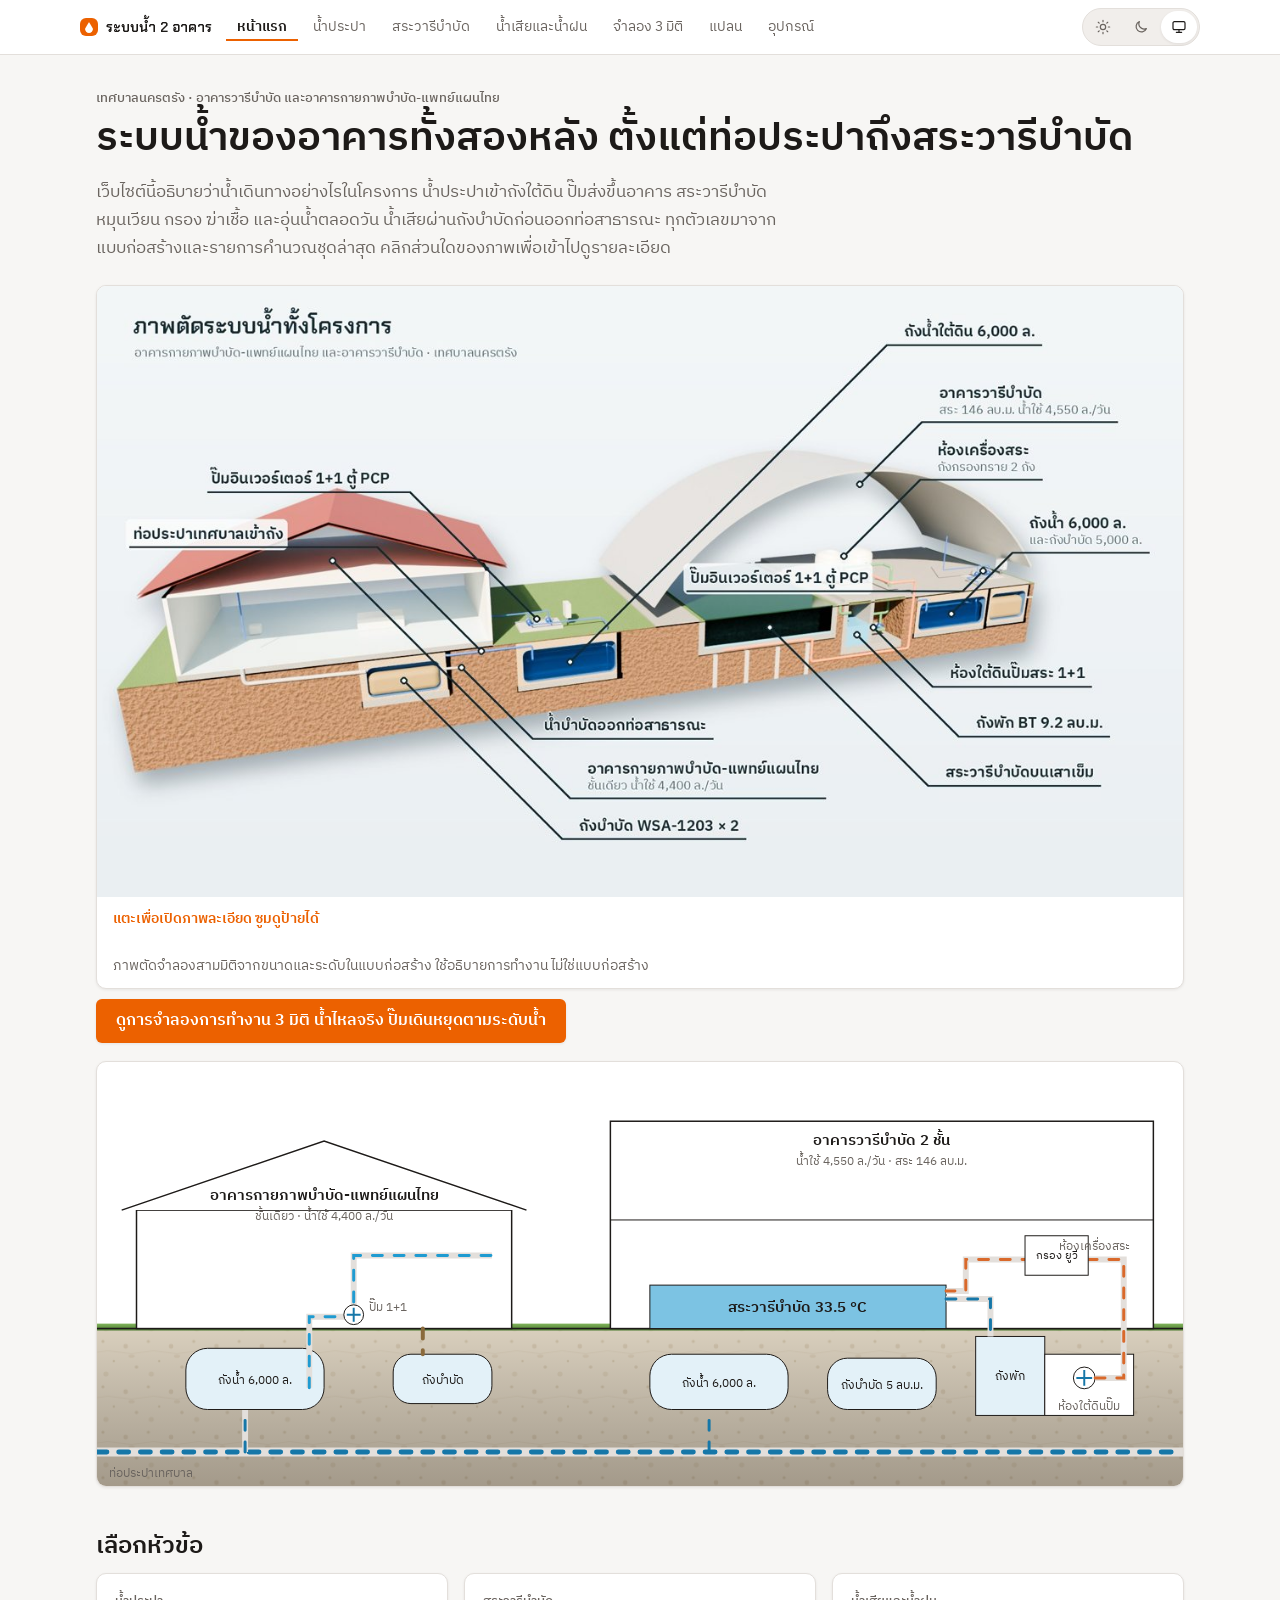
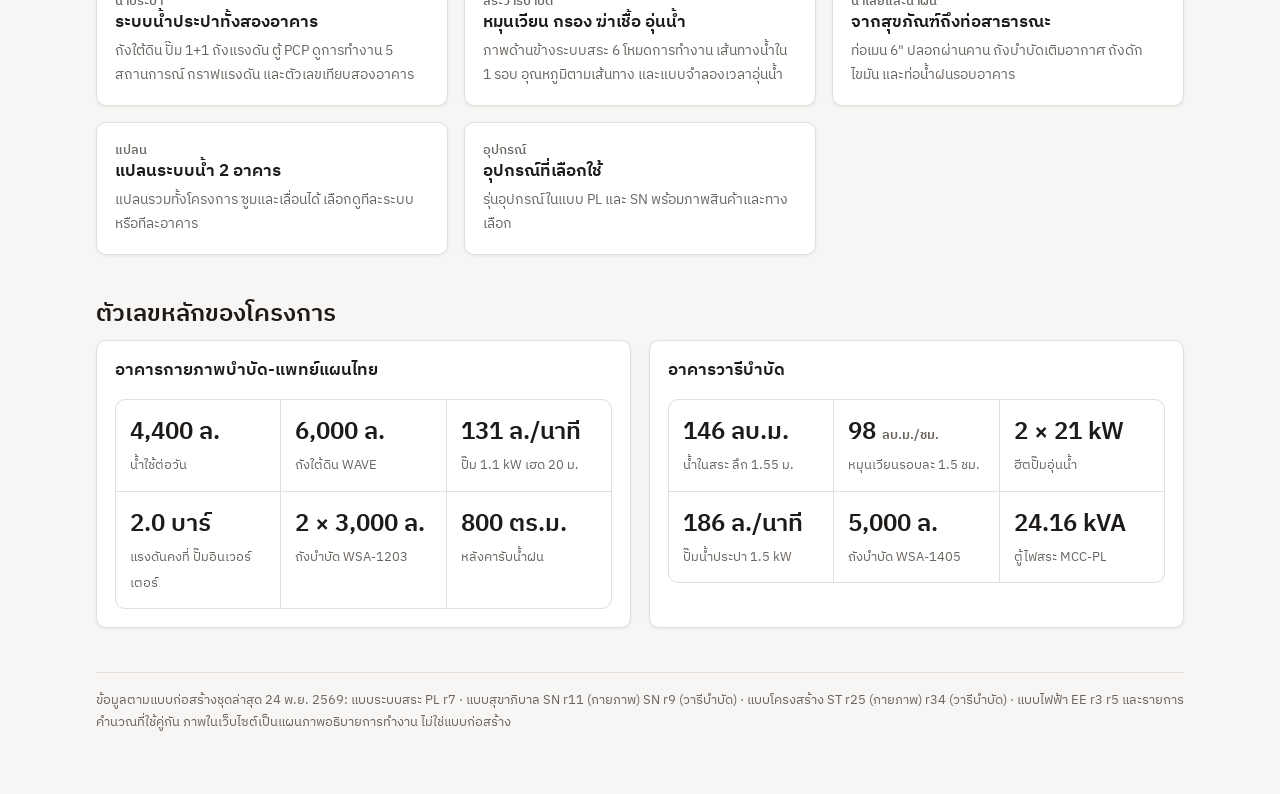
<file: pumps.html>
<!doctype html><html lang="th"><head><meta charset="utf-8"><meta name="robots" content="noindex"><meta http-equiv="refresh" content="0;url=index.html"><title>ระบบน้ำ 2 อาคาร</title></head><body><a href="index.html">ไปหน้าแรก</a></body></html>
</file>
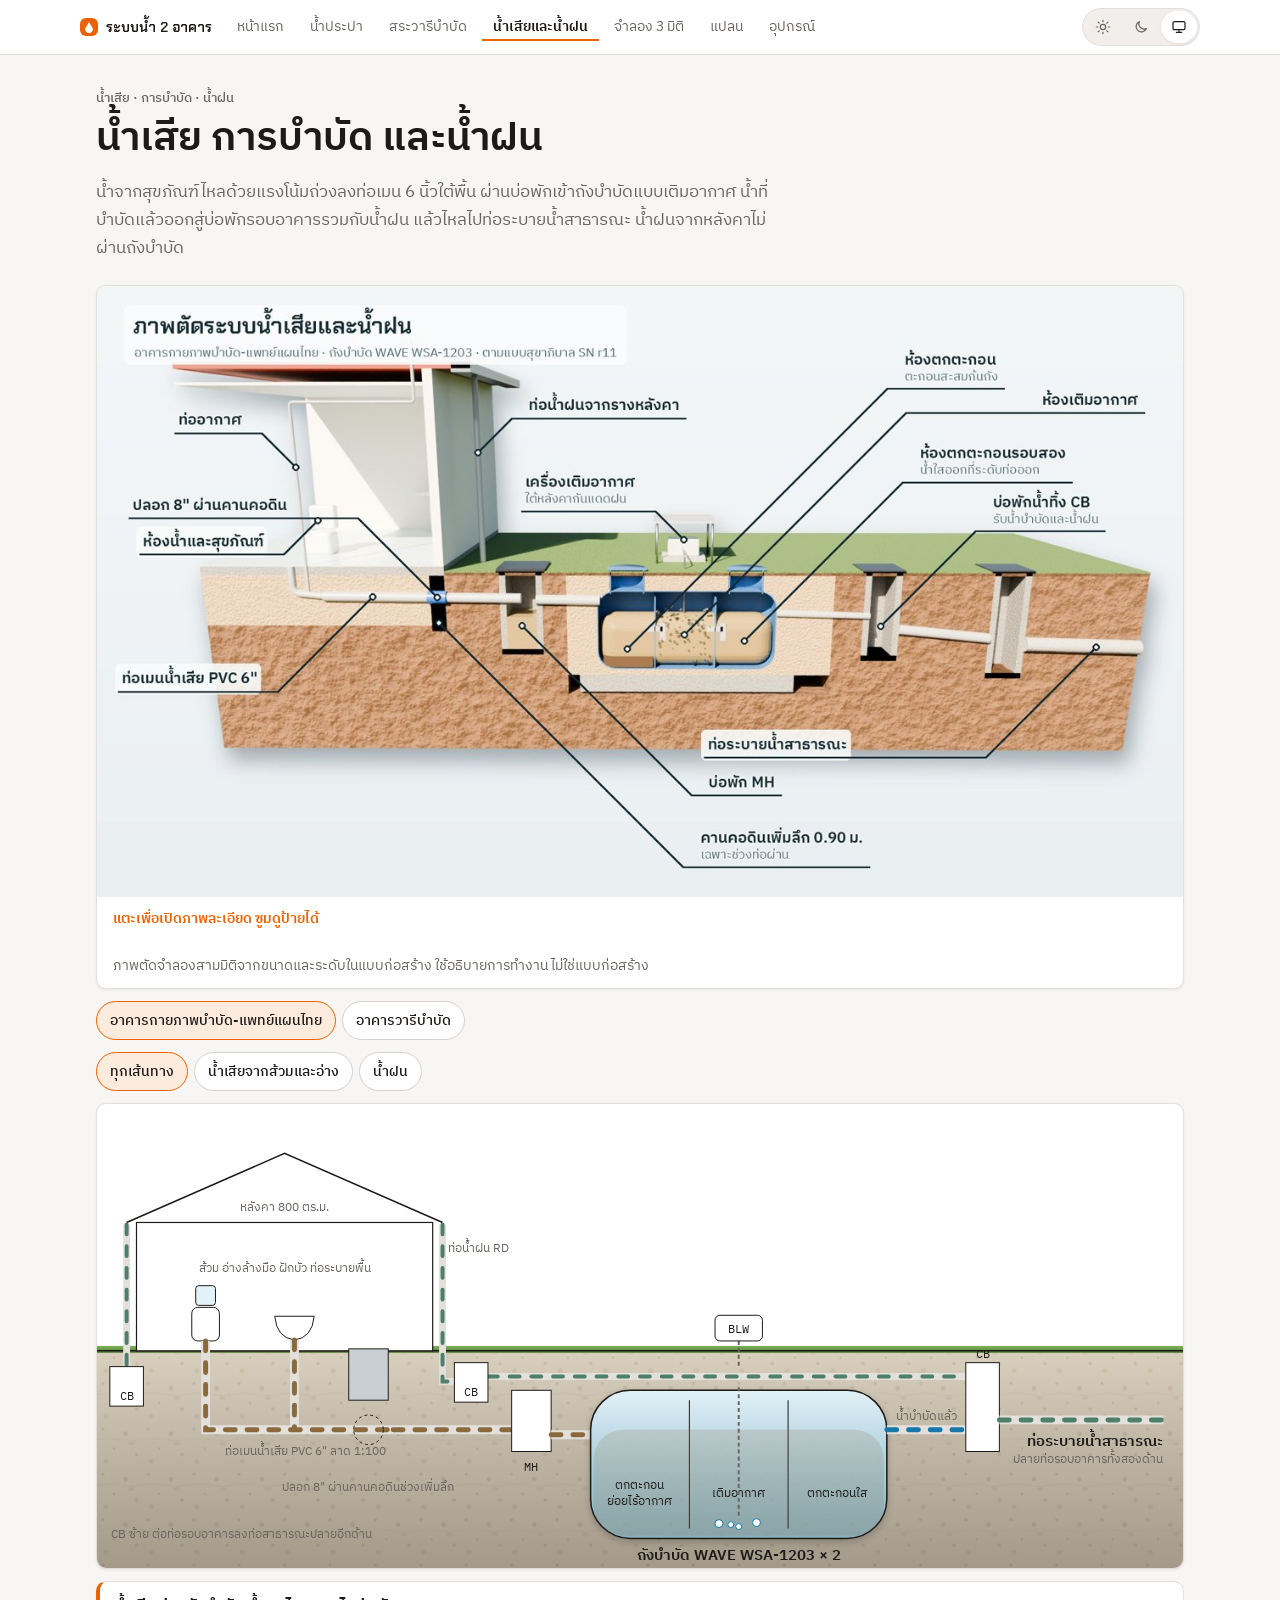
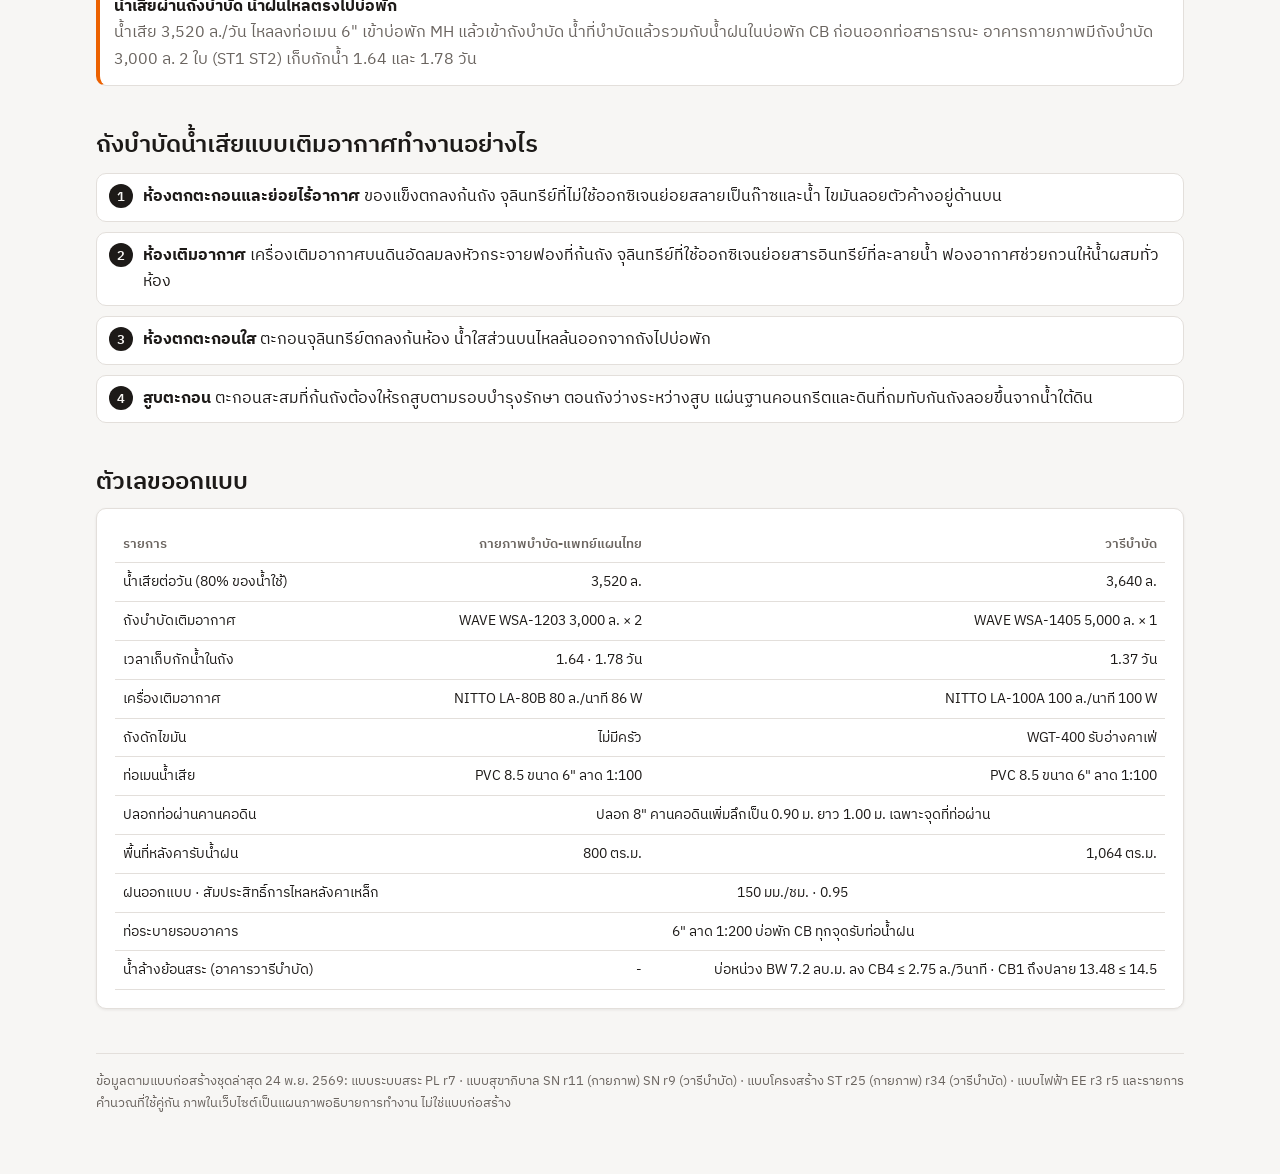
<file: sanitary.html>
<!doctype html><html lang="th"><head><meta charset="utf-8"><meta name="viewport" content="width=device-width,initial-scale=1,viewport-fit=cover"><title>น้ำเสียและน้ำฝน 2 อาคาร</title><meta name="claude:viewport-fit-sides" content="cover"><link rel="preconnect" href="https://fonts.googleapis.com"><link rel="stylesheet" href="https://fonts.googleapis.com/css2?family=Chakra+Petch:wght@500;600&family=IBM+Plex+Sans+Thai:wght@400;500;600;700&family=IBM+Plex+Mono:wght@400;600&display=swap"><link rel="stylesheet" href="common.css"><script>try{var t=localStorage.getItem('w2b-theme');if(t&&t!=='auto')document.documentElement.setAttribute('data-theme',t)}catch(e){}</script><meta property="og:title" content="ระบบน้ำ 2 อาคาร เทศบาลนครตรัง"><meta property="og:description" content="ระบบประปา สระวารีบำบัด น้ำเสีย พร้อมภาพตัด 3 มิติและการจำลองการทำงาน"><meta property="og:type" content="website"><meta property="og:image" content="https://woxahqoffice.github.io/sanitary-hydro-pool-overview/og-cover.jpg"><meta name="twitter:card" content="summary_large_image"><link rel="manifest" href="manifest.webmanifest"><meta name="theme-color" content="#ffffff"><meta name="apple-mobile-web-app-capable" content="yes"><meta name="mobile-web-app-capable" content="yes"><meta name="apple-mobile-web-app-status-bar-style" content="default"><meta name="apple-mobile-web-app-title" content="ระบบน้ำตรัง"><link rel="apple-touch-icon" href="apple-touch-icon.png"><link rel="icon" href="icon-192.png" type="image/png"></head><body><style>
.snav{--nv-bg:#ffffff;--nv-ink:#132a33;--nv-mut:#58707a;--nv-line:#d3dfe3;--nv-acc:#1677a8;--nv-hov:#eef4f6}
@media (prefers-color-scheme:dark){:root:not([data-theme="light"]) .snav{--nv-bg:#122229;--nv-ink:#dcebf0;--nv-mut:#8aa4ad;--nv-line:#24404a;--nv-acc:#47aee0;--nv-hov:#183039}}
:root[data-theme="dark"] .snav{--nv-bg:#122229;--nv-ink:#dcebf0;--nv-mut:#8aa4ad;--nv-line:#24404a;--nv-acc:#47aee0;--nv-hov:#183039}
.snav{position:sticky;top:env(safe-area-inset-top,0px);z-index:50;background:var(--nv-bg);border-bottom:1px solid var(--nv-line);
 padding-left:max(16px,env(safe-area-inset-left,0px));padding-right:max(16px,env(safe-area-inset-right,0px));font-family:"IBM Plex Sans Thai",system-ui,sans-serif}
.snav .in{max-width:1120px;margin:0 auto;display:flex;align-items:center;gap:4px;overflow-x:auto;padding-block:8px;scrollbar-width:none}
.snav .brand{font:600 14px "Chakra Petch","IBM Plex Sans Thai",sans-serif;white-space:nowrap;margin-right:10px;color:var(--nv-ink);text-decoration:none;display:flex;gap:8px;align-items:center}
.snav .brand i{width:18px;height:18px;border-radius:50% 50% 50% 0;transform:rotate(-45deg);background:var(--nv-acc);display:inline-block}
.snav a.l{white-space:nowrap;font-size:13.5px;line-height:1.4;text-decoration:none;color:var(--nv-mut);padding:5px 11px;border-radius:8px}
.snav a.l:hover{color:var(--nv-ink);background:var(--nv-hov)}
.snav a.l.on{color:var(--nv-bg);background:var(--nv-ink)}
.snav a:focus-visible{outline:2px solid #d9692b;outline-offset:2px}
</style><nav class="snav" aria-label="หน้าในเว็บไซต์"><div class="in"><a class="brand" href="index.html"><i></i>ระบบน้ำ 2 อาคาร</a><a class="l" href="index.html">หน้าแรก</a><a class="l" href="water.html">น้ำประปา</a><a class="l" href="ระบบน้ำสระวารีบำบัด_ภาพด้านข้าง.html">สระวารีบำบัด</a><a class="l on" href="sanitary.html" aria-current="page">น้ำเสียและน้ำฝน</a><a class="l" href="sim.html">จำลอง 3 มิติ</a><a class="l" href="plan.html">แปลน</a><a class="l" href="equipment.html"><span class="nw">อุปกรณ์</span></a></div></nav><main class="wrap"><div class="eb">น้ำเสีย · การบำบัด · น้ำฝน</div>
<h1>น้ำเสีย การบำบัด และน้ำฝน</h1>
<p class="lead">น้ำจากสุขภัณฑ์ไหลด้วยแรงโน้มถ่วงลงท่อเมน 6 นิ้วใต้พื้น ผ่านบ่อพักเข้า<span class="nw">ถังบำบัด</span>แบบเติมอากาศ น้ำที่บำบัดแล้วออกสู่บ่อพักรอบอาคารรวมกับน้ำฝน แล้วไหลไปท่อระบายน้ำสาธารณะ น้ำฝนจากหลังคาไม่ผ่าน<span class="nw">ถังบำบัด</span></p><figure class="render"><img src="render_san.jpg" alt="ภาพตัดสามมิติ ท่อน้ำเสียจากห้องน้ำ ปลอกผ่านคานคอดิน บ่อพัก ถังบำบัดเติมอากาศผ่าครึ่ง เครื่องเติมอากาศ บ่อพักน้ำฝน และท่อสาธารณะ" loading="lazy" width="1280" height="720"><figcaption>ภาพตัดจำลองสามมิติจากขนาดและระดับในแบบก่อสร้าง ใช้อธิบายการทำงาน ไม่ใช่แบบก่อสร้าง</figcaption></figure>

<div class="seg" role="group" aria-label="เลือกอาคาร" id="bld">
  <button type="button" data-b="he" aria-pressed="true">อาคารกายภาพบำบัด-แพทย์แผนไทย</button>
  <button type="button" data-b="hy" aria-pressed="false">อาคารวารีบำบัด</button>
</div>
<div class="seg" role="group" aria-label="เลือกเส้นทางที่จะดู" id="show">
  <button type="button" data-s="all" aria-pressed="true">ทุกเส้นทาง</button>
  <button type="button" data-s="ww" aria-pressed="false">น้ำเสียจากส้วมและอ่าง</button>
  <button type="button" data-s="rain" aria-pressed="false">น้ำฝน</button>
</div>
<div class="diagram">
<svg viewBox="0 0 1100 470" role="img" aria-label="แผนผังท่อน้ำเสีย ถังบำบัด บ่อพัก และท่อน้ำฝน" id="sch">
  <defs><pattern id="soil" width="46" height="46" patternUnits="userSpaceOnUse"><rect width="46" height="46" fill="var(--soil)"/>
<circle cx="6" cy="7" r="1.6" fill="var(--soil2)"/><circle cx="29" cy="12" r="2.4" fill="var(--soil2)" opacity=".8"/><circle cx="17" cy="27" r="1.2" fill="var(--soil2)"/>
<circle cx="40" cy="33" r="1.8" fill="var(--soil2)" opacity=".9"/><circle cx="9" cy="40" r="2.6" fill="var(--soil2)" opacity=".6"/><ellipse cx="35" cy="22" rx="3.2" ry="1.8" fill="var(--soil2)" opacity=".55"/>
<path d="M0 18 q11 -3 23 0 t23 0" fill="none" stroke="var(--soil2)" stroke-width=".8" opacity=".5"/></pattern>
<linearGradient id="depth" x1="0" y1="0" x2="0" y2="1"><stop offset="0" stop-color="#000" stop-opacity="0"/><stop offset="1" stop-color="#1b1208" stop-opacity=".28"/></linearGradient>
<linearGradient id="wg" x1="0" y1="0" x2="0" y2="1"><stop offset="0" stop-color="#9fd8ef"/><stop offset=".15" stop-color="#5fb4dc"/><stop offset="1" stop-color="#1d6f9d"/></linearGradient>
<linearGradient id="tankg" x1="0" y1="0" x2="0" y2="1"><stop offset="0" stop-color="var(--tank)"/><stop offset="1" stop-color="var(--water2)" stop-opacity=".55"/></linearGradient>
<linearGradient id="metal" x1="0" y1="0" x2="0" y2="1"><stop offset="0" stop-color="#e9eef1"/><stop offset=".5" stop-color="#b9c4ca"/><stop offset="1" stop-color="#7f8d95"/></linearGradient>
<linearGradient id="grass" x1="0" y1="0" x2="0" y2="1"><stop offset="0" stop-color="#7fb35a"/><stop offset="1" stop-color="#4f7d33"/></linearGradient>
<filter id="sh" x="-20%" y="-20%" width="140%" height="160%"><feDropShadow dx="0" dy="3" stdDeviation="3" flood-color="#0b1e26" flood-opacity=".28"/></filter></defs>
  <rect x="0" y="250" width="1100" height="220" fill="url(#soil)"/><rect x="0" y="250" width="1100" height="220" fill="url(#depth)"/><rect x="0" y="245.0" width="1100" height="7" fill="url(#grass)"/>
  <line x1="0" y1="250" x2="1100" y2="250" stroke="var(--ink)" stroke-width="1.5"/>
  <!-- อาคาร -->
  <path d="M30 120 L190 50 L350 120" fill="var(--paper)" stroke="var(--ink)" stroke-width="1.5"/>
  <rect x="40" y="120" width="300" height="130" fill="var(--paper)" stroke="var(--ink)" stroke-width="1.2"/>
  <text x="190" y="108" text-anchor="middle" class="sm" id="roofT">หลังคา 800 ตร.ม.</text>
  <g transform="translate(110,206)"><rect x="-14" y="0" width="28" height="34" rx="6" fill="var(--paper)" stroke="var(--ink)"/><rect x="-10" y="-22" width="20" height="20" rx="3" fill="var(--tank)" stroke="var(--ink)"/></g>
  <g transform="translate(200,215)"><path d="M-20 0 H20 Q18 22 0 24 Q-18 22 -20 0z" fill="var(--paper)" stroke="var(--ink)"/></g>
  <text x="190" y="170" text-anchor="middle" class="sm">ส้วม อ่างล้างมือ ฝักบัว ท่อระบายพื้น</text>
  <!-- ท่อน้ำฝน -->
  <g class="g-rain">
    <path d="M350 122 V281 H362 M396 276 H880" stroke="var(--line)" stroke-width="7" fill="none"/>
    <path class="flow" d="M350 122 V281 H362" stroke="var(--rain)" stroke-width="4"/>
    <path class="flow" d="M396 276 H880" stroke="var(--rain)" stroke-width="4"/>
    <rect x="362" y="262" width="34" height="40" fill="var(--paper)" stroke="var(--ink)"/><text x="379" y="296" class="mn" text-anchor="middle">CB</text>
    <path d="M30 122 V266" stroke="var(--line)" stroke-width="7" fill="none"/>
    <path class="flow" d="M30 122 V266" stroke="var(--rain)" stroke-width="4"/>
    <rect x="13" y="266" width="34" height="40" fill="var(--paper)" stroke="var(--ink)"/><text x="30" y="300" class="mn" text-anchor="middle">CB</text>
    <text x="14" y="440" class="sm">CB ซ้าย ต่อท่อรอบอาคารลงท่อสาธารณะปลายอีกด้าน</text>
    <text x="356" y="150" class="sm">ท่อน้ำฝน RD</text>
  </g>
  <!-- น้ำเสีย -->
  <g class="g-ww">
    <path d="M110 240 V330 H300 M200 239 V330" stroke="var(--line)" stroke-width="9" fill="none"/>
    <path class="flow" d="M110 240 V330 H420 M200 239 V330" stroke="var(--waste)" stroke-width="5"/>
    <path d="M300 330 H420" stroke="var(--line)" stroke-width="9" fill="none"/>
    <path class="flow" d="M300 330 H420" stroke="var(--waste)" stroke-width="5"/>
    <text x="130" y="356" class="sm">ท่อเมนน้ำเสีย PVC 6" ลาด 1:100</text>
    <rect x="255" y="248" width="40" height="52" fill="var(--conc)" stroke="var(--ink)"/><circle cx="275" cy="330" r="15" fill="none" stroke="var(--ink)" stroke-dasharray="3 3"/>
    <text x="275" y="392" class="sm" text-anchor="middle">ปลอก 8" ผ่านคานคอดินช่วงเพิ่มลึก</text>
    <!-- บ่อพัก MH -->
    <rect x="420" y="290" width="40" height="62" fill="var(--paper)" stroke="var(--ink)"/><text x="440" y="372" class="mn" text-anchor="middle">MH</text>
    <path d="M460 335 H500" stroke="var(--line)" stroke-width="9"/><path class="flow" d="M460 335 H500" stroke="var(--waste)" stroke-width="5"/>
    <!-- ถังบำบัด -->
    <rect x="500" y="290" width="300" height="150" rx="40" fill="url(#tankg)" stroke="var(--ink)" stroke-width="1.5" filter="url(#sh)"/>
    <line x1="600" y1="300" x2="600" y2="430" stroke="var(--ink)"/><line x1="700" y1="300" x2="700" y2="430" stroke="var(--ink)"/>
    <rect x="503" y="330" width="294" height="107" rx="30" fill="var(--waste)" opacity=".18"/>
    <text x="550" y="390" text-anchor="middle" font-size="12.5">ตกตะกอน</text><text x="550" y="406" text-anchor="middle" font-size="12.5">ย่อยไร้อากาศ</text>
    <text x="650" y="398" text-anchor="middle" font-size="12.5">เติมอากาศ</text>
    <text x="750" y="398" text-anchor="middle" font-size="12.5">ตกตะกอนใส</text>
    <g fill="var(--paper)" stroke="var(--water)">
      <circle class="bub" cx="630" cy="425" r="4"/><circle class="bub" cx="650" cy="428" r="3" style="animation-delay:.6s"/><circle class="bub" cx="668" cy="424" r="4" style="animation-delay:1.2s"/><circle class="bub" cx="642" cy="426" r="3" style="animation-delay:1.8s"/>
    </g>
    <path d="M650 240 V266 M650 287 V420" stroke="var(--mut)" stroke-width="2" stroke-dasharray="4 3"/>
    <rect x="626" y="214" width="48" height="26" rx="5" fill="var(--paper)" stroke="var(--ink)"/><text x="650" y="232" text-anchor="middle" class="mn">BLW</text>
    <text x="650" y="462" text-anchor="middle" font-weight="600" id="stT">ถังบำบัด WSA-1203 × 2</text>
    <path d="M800 330 H880" stroke="var(--line)" stroke-width="9"/><path class="flow" d="M800 330 H880" stroke="var(--water)" stroke-width="5"/>
    <text x="840" y="320" text-anchor="middle" class="sm">น้ำบำบัดแล้ว</text>
  </g>
  <!-- บ่อพักและท่อสาธารณะ -->
  <rect x="880" y="262" width="34" height="90" fill="var(--paper)" stroke="var(--ink)"/><text x="897" y="257" class="mn" text-anchor="middle">CB</text>
  <path d="M914 320 H1080" stroke="var(--line)" stroke-width="9"/><path class="flow" d="M914 320 H1080" stroke="var(--rain)" stroke-width="5"/>
  <text x="1080" y="346" text-anchor="end" font-weight="600">ท่อระบายน้ำสาธารณะ</text>
  <text x="1080" y="364" text-anchor="end" class="sm">ปลายท่อรอบอาคารทั้งสองด้าน</text>
</svg>
</div>
<div class="state" id="st"><div><b id="stH"></b><div class="mut" id="stP"></div></div></div>

<h2><span class="nw">ถังบำบัด</span>น้ำเสียแบบเติมอากาศทำงานอย่างไร</h2>
<ol class="steps">
<li><b>ห้องตกตะกอนและย่อยไร้อากาศ</b> ของแข็งตกลงก้นถัง จุลินทรีย์ที่ไม่ใช้ออกซิเจนย่อยสลายเป็นก๊าซและน้ำ <span class="nw">ไขมัน</span>ลอยตัวค้างอยู่ด้านบน</li>
<li><b>ห้องเติมอากาศ</b> เครื่องเติมอากาศบนดินอัดลมลงหัวกระจายฟองที่ก้นถัง จุลินทรีย์ที่ใช้ออกซิเจนย่อยสารอินทรีย์ที่ละลายน้ำ ฟองอากาศช่วยกวนให้น้ำผสมทั่วห้อง</li>
<li><b>ห้องตกตะกอนใส</b> ตะกอนจุลินทรีย์ตกลงก้นห้อง น้ำใสส่วนบนไหลล้นออกจากถังไปบ่อพัก</li>
<li><b>สูบตะกอน</b> ตะกอนสะสมที่ก้นถังต้องให้รถสูบตามรอบบำรุงรักษา ตอนถังว่างระหว่างสูบ แผ่นฐานคอนกรีตและดินที่ถมทับกันถังลอยขึ้นจากน้ำใต้ดิน</li>
</ol>

<h2>ตัวเลขออกแบบ</h2>
<div class="tw panel"><table class="t">
<thead><tr><th>รายการ</th><th style="text-align:right">กายภาพบำบัด-แพทย์แผนไทย</th><th style="text-align:right">วารีบำบัด</th></tr></thead>
<tbody>
<tr><td>น้ำเสียต่อวัน (80% ของน้ำใช้)</td><td class="n">3,520 ล.</td><td class="n">3,640 ล.</td></tr>
<tr><td><span class="nw">ถังบำบัด</span>เติมอากาศ</td><td class="n">WAVE WSA-1203 3,000 ล. × 2</td><td class="n">WAVE WSA-1405 5,000 ล. × 1</td></tr>
<tr><td>เวลาเก็บกักน้ำในถัง</td><td class="n">1.64 · 1.78 วัน</td><td class="n">1.37 วัน</td></tr>
<tr><td>เครื่องเติมอากาศ</td><td class="n">NITTO LA-80B 80 ล./นาที 86 W</td><td class="n">NITTO LA-100A 100 ล./นาที 100 W</td></tr>
<tr><td>ถังดัก<span class="nw">ไขมัน</span></td><td class="n">ไม่มีครัว</td><td class="n">WGT-400 รับอ่างคาเฟ่</td></tr>
<tr><td>ท่อเมนน้ำเสีย</td><td class="n">PVC 8.5 ขนาด 6" ลาด 1:100</td><td class="n">PVC 8.5 ขนาด 6" ลาด 1:100</td></tr>
<tr><td>ปลอกท่อผ่านคานคอดิน</td><td class="n" colspan="2" style="text-align:center">ปลอก 8" คานคอดินเพิ่มลึกเป็น 0.90 ม. ยาว 1.00 ม. เฉพาะจุดที่ท่อผ่าน</td></tr>
<tr><td>พื้นที่หลังคารับน้ำฝน</td><td class="n">800 ตร.ม.</td><td class="n">1,064 ตร.ม.</td></tr>
<tr><td>ฝนออกแบบ · สัมประสิทธิ์การไหลหลังคาเหล็ก</td><td class="n" colspan="2" style="text-align:center">150 มม./ชม. · 0.95</td></tr>
<tr><td>ท่อระบายรอบอาคาร</td><td class="n" colspan="2" style="text-align:center">6" ลาด 1:200 บ่อพัก CB ทุกจุดรับท่อน้ำฝน</td></tr>
<tr><td>น้ำล้างย้อนสระ (อาคารวารีบำบัด)</td><td class="n">-</td><td class="n">บ่อหน่วง BW 7.2 ลบ.ม. ลง CB4 ≤ 2.75 ล./วินาที · CB1 ถึงปลาย 13.48 ≤ 14.5</td></tr>
</tbody></table></div>
<script>
(function(){
const B={he:{roof:'หลังคา 800 ตร.ม.',st:'ถังบำบัด WAVE WSA-1203 × 2',ww:'3,520 ล./วัน',n:'อาคารกายภาพมีถังบำบัด 3,000 ล. 2 ใบ (ST1 ST2) เก็บกักน้ำ 1.64 และ 1.78 วัน'},
 hy:{roof:'หลังคา 1,064 ตร.ม.',st:'ถังบำบัด WAVE WSA-1405 × 1',ww:'3,640 ล./วัน',n:'อาคารวารีบำบัดมีถังบำบัด 5,000 ล. 1 ใบ เก็บกักน้ำ 1.37 วัน และถังดักไขมัน WGT-400 รับน้ำจากอ่างคาเฟ่ก่อนเข้าท่อ'}};
const S={all:{h:'น้ำเสียผ่านถังบำบัด น้ำฝนไหลตรงไปบ่อพัก',t:b=>`น้ำเสีย ${B[b].ww} ไหลลงท่อเมน 6" เข้าบ่อพัก MH แล้วเข้าถังบำบัด น้ำที่บำบัดแล้วรวมกับน้ำฝนในบ่อพัก CB ก่อนออกท่อสาธารณะ ${B[b].n}`},
 ww:{h:'เส้นทางน้ำเสีย',t:b=>`ส้วมและอ่างต่อท่อแยก 3" และ 4" เข้าท่อเมน 6" ใต้พื้น ท่อลอดคานคอดินผ่านปลอก 8" ที่คานเพิ่มลึกเฉพาะจุด มีท่ออากาศทุกกลุ่มสุขภัณฑ์กันน้ำในคอห่านถูกดูด ${B[b].n}`},
 rain:{h:'เส้นทางน้ำฝน',t:b=>`น้ำฝนจาก${B[b].roof} ลงรางน้ำ ท่อน้ำฝน RD แต่ละต้นลงบ่อพัก CB ข้างอาคาร ท่อรอบอาคาร 6" รวมน้ำไปปลายท่อทั้งสองด้านต่อเข้าท่อระบายน้ำสาธารณะ${b==='hy'?' น้ำล้างย้อนสระพักในบ่อหน่วง BW แล้วค่อยระบายลง CB4 ไม่เกิน 2.75 ล./วินาที':''}`}};
let b='he',s='all';const $=i=>document.getElementById(i);
function draw(){$('roofT').textContent=B[b].roof;$('stT').textContent=B[b].st;
 document.querySelectorAll('#sch .g-ww,#sch .g-ww .flow').forEach(e=>e.classList.toggle('off',s==='rain'));
 document.querySelectorAll('#sch .g-rain').forEach(e=>e.classList.toggle('off',s==='ww'));
 $('stH').textContent=S[s].h;$('stP').textContent=S[s].t(b)}
document.querySelectorAll('#bld button').forEach(e=>e.onclick=()=>{b=e.dataset.b;document.querySelectorAll('#bld button').forEach(x=>x.setAttribute('aria-pressed',x===e));draw()});
document.querySelectorAll('#show button').forEach(e=>e.onclick=()=>{s=e.dataset.s;document.querySelectorAll('#show button').forEach(x=>x.setAttribute('aria-pressed',x===e));draw()});
draw()})();
</script>
<footer>ข้อมูลตามแบบก่อสร้างชุดล่าสุด 24 พ.ย. 2569: แบบระบบสระ PL r7 · แบบสุขาภิบาล SN r11 (กายภาพ) SN r9 (วารีบำบัด) · แบบโครงสร้าง ST r25 (กายภาพ) r34 (วารีบำบัด) · แบบไฟฟ้า EE r3 r5 และรายการคำนวณที่ใช้คู่กัน ภาพในเว็บไซต์เป็นแผนภาพอธิบายการทำงาน ไม่ใช่แบบก่อสร้าง</footer></main><link rel="stylesheet" href="mobile.css"><link rel="stylesheet" href="theme.css"><script src="mobile.js" defer></script></body></html>
</file>
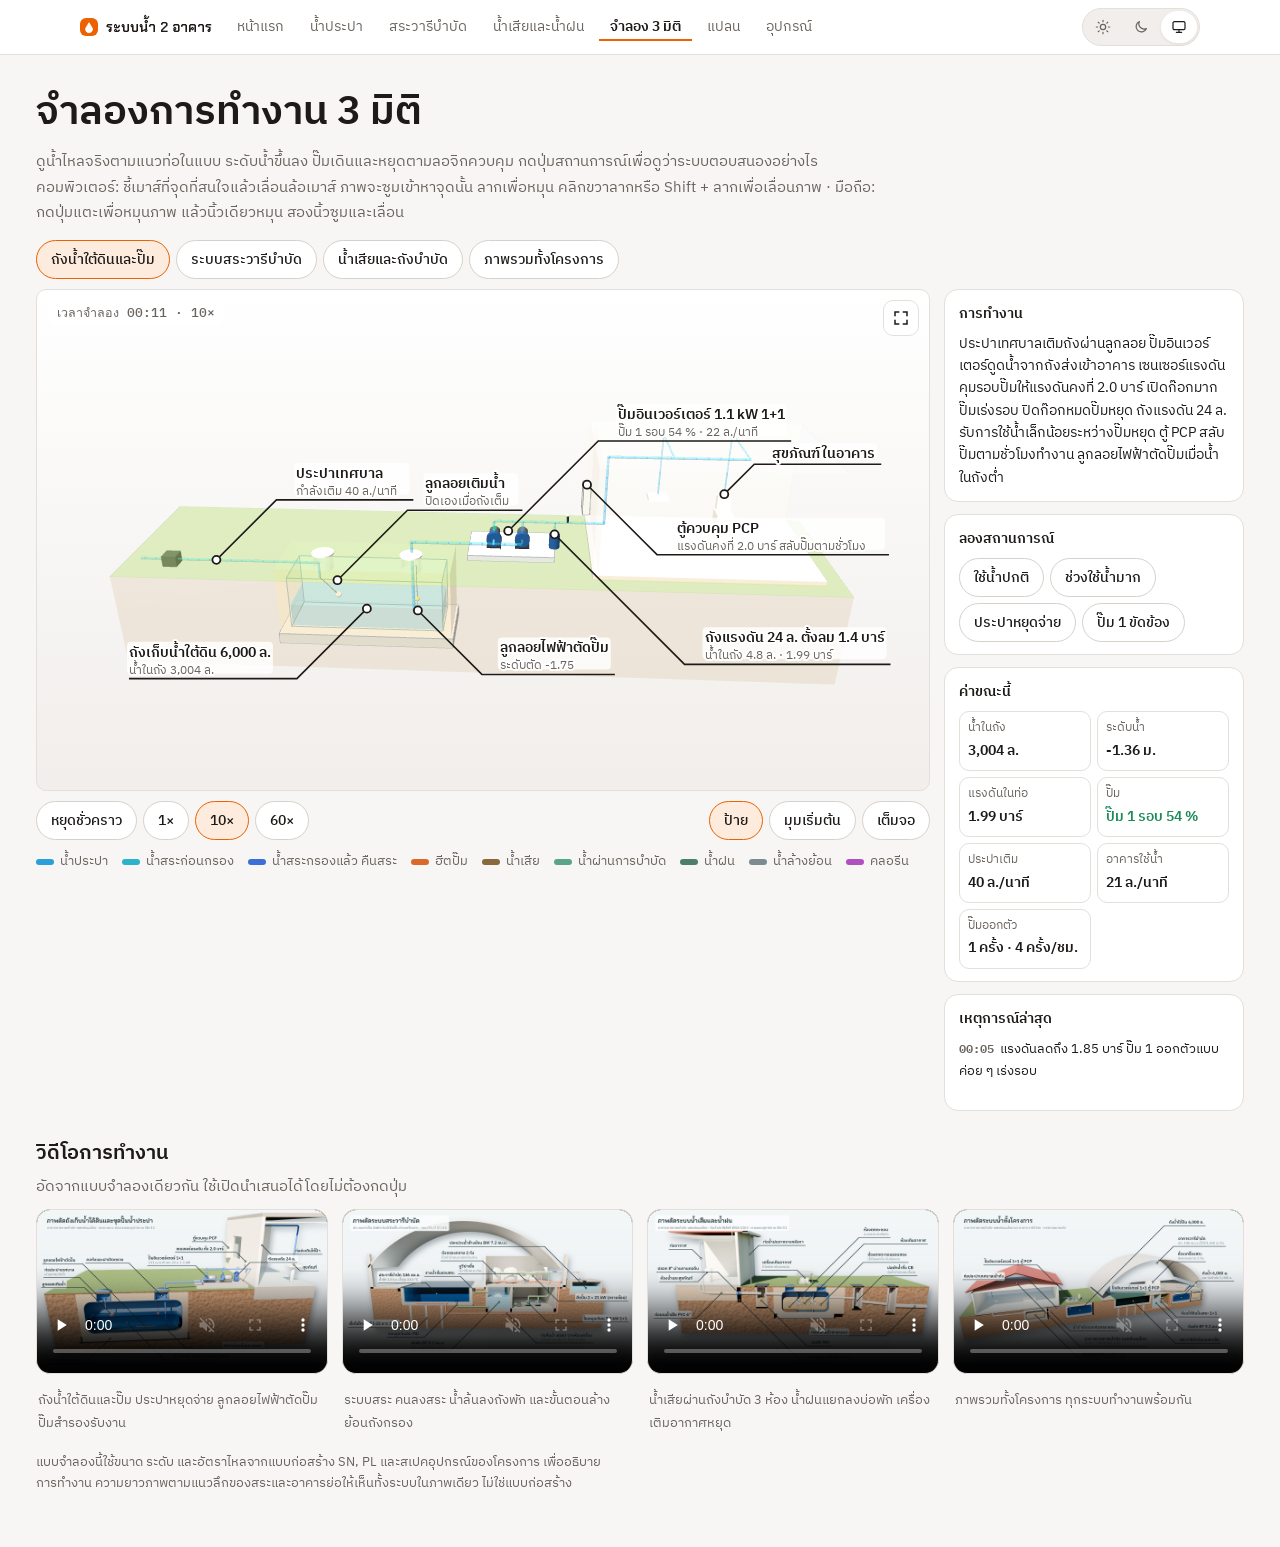
<file: sim.html>
<!doctype html><html lang="th"><head><meta charset="utf-8"><meta name="viewport" content="width=device-width,initial-scale=1,viewport-fit=cover"><title>จำลองการทำงาน 3 มิติ</title><meta name="claude:viewport-fit-sides" content="cover"><link rel="preconnect" href="https://fonts.googleapis.com"><link rel="stylesheet" href="https://fonts.googleapis.com/css2?family=Chakra+Petch:wght@500;600&family=IBM+Plex+Sans+Thai:wght@400;500;600;700&family=IBM+Plex+Mono:wght@400;600&display=swap"><link rel="stylesheet" href="common.css"><script>try{var t=localStorage.getItem('w2b-theme');if(t&&t!=='auto')document.documentElement.setAttribute('data-theme',t)}catch(e){}</script><meta property="og:title" content="ระบบน้ำ 2 อาคาร เทศบาลนครตรัง"><meta property="og:description" content="ระบบประปา สระวารีบำบัด น้ำเสีย พร้อมภาพตัด 3 มิติและการจำลองการทำงาน"><meta property="og:type" content="website"><meta property="og:image" content="https://woxahqoffice.github.io/sanitary-hydro-pool-overview/og-cover.jpg"><meta name="twitter:card" content="summary_large_image"><link rel="manifest" href="manifest.webmanifest"><meta name="theme-color" content="#ffffff"><meta name="apple-mobile-web-app-capable" content="yes"><meta name="mobile-web-app-capable" content="yes"><meta name="apple-mobile-web-app-status-bar-style" content="default"><meta name="apple-mobile-web-app-title" content="ระบบน้ำตรัง"><link rel="apple-touch-icon" href="apple-touch-icon.png"><link rel="icon" href="icon-192.png" type="image/png"></head><body><style>#fsv{position:absolute;top:10px;right:10px;z-index:5;width:36px;height:36px;display:grid;place-items:center;border-radius:10px;border:1px solid var(--line);background:color-mix(in srgb,var(--paper) 85%,transparent);color:var(--ink);cursor:pointer}
#fsv:hover{border-color:var(--water)}
#stage:fullscreen,#stage.fs{background:var(--paper);padding:12px;display:flex;flex-direction:column;gap:0;box-sizing:border-box;width:100%;height:100%}
#stage:-webkit-full-screen{background:var(--paper);padding:12px;display:flex;flex-direction:column;box-sizing:border-box;width:100%;height:100%}
#stage.fs{position:fixed;inset:0;z-index:2000;padding:max(10px,env(safe-area-inset-top)) max(10px,env(safe-area-inset-right)) max(10px,env(safe-area-inset-bottom)) max(10px,env(safe-area-inset-left))}
#stage:fullscreen #view,#stage.fs #view{flex:1;aspect-ratio:auto;min-height:0}
#stage:-webkit-full-screen #view{flex:1;aspect-ratio:auto;min-height:0}
body.fslock{overflow:hidden}
body.rec #fsv{display:none}

.snav{--nv-bg:#ffffff;--nv-ink:#132a33;--nv-mut:#58707a;--nv-line:#d3dfe3;--nv-acc:#1677a8;--nv-hov:#eef4f6}
@media (prefers-color-scheme:dark){:root:not([data-theme="light"]) .snav{--nv-bg:#122229;--nv-ink:#dcebf0;--nv-mut:#8aa4ad;--nv-line:#24404a;--nv-acc:#47aee0;--nv-hov:#183039}}
:root[data-theme="dark"] .snav{--nv-bg:#122229;--nv-ink:#dcebf0;--nv-mut:#8aa4ad;--nv-line:#24404a;--nv-acc:#47aee0;--nv-hov:#183039}
.snav{position:sticky;top:env(safe-area-inset-top,0px);z-index:50;background:var(--nv-bg);border-bottom:1px solid var(--nv-line);
 padding-left:max(16px,env(safe-area-inset-left,0px));padding-right:max(16px,env(safe-area-inset-right,0px));font-family:"IBM Plex Sans Thai",system-ui,sans-serif}
.snav .in{max-width:1120px;margin:0 auto;display:flex;align-items:center;gap:4px;overflow-x:auto;padding-block:8px;scrollbar-width:none}
.snav .brand{font:600 14px "Chakra Petch","IBM Plex Sans Thai",sans-serif;white-space:nowrap;margin-right:10px;color:var(--nv-ink);text-decoration:none;display:flex;gap:8px;align-items:center}
.snav .brand i{width:18px;height:18px;border-radius:50% 50% 50% 0;transform:rotate(-45deg);background:var(--nv-acc);display:inline-block}
.snav a.l{white-space:nowrap;font-size:13.5px;line-height:1.4;text-decoration:none;color:var(--nv-mut);padding:5px 11px;border-radius:8px}
.snav a.l:hover{color:var(--nv-ink);background:var(--nv-hov)}
.snav a.l.on{color:var(--nv-bg);background:var(--nv-ink)}
.snav a:focus-visible{outline:2px solid #d9692b;outline-offset:2px}
</style><nav class="snav" aria-label="หน้าในเว็บไซต์"><div class="in"><a class="brand" href="index.html"><i></i>ระบบน้ำ 2 อาคาร</a><a class="l" href="index.html">หน้าแรก</a><a class="l" href="water.html">น้ำประปา</a><a class="l" href="ระบบน้ำสระวารีบำบัด_ภาพด้านข้าง.html">สระวารีบำบัด</a><a class="l" href="sanitary.html">น้ำเสียและน้ำฝน</a><a class="l on" href="sim.html" aria-current="page">จำลอง 3 มิติ</a><a class="l" href="plan.html">แปลน</a><a class="l" href="equipment.html"><span class="nw">อุปกรณ์</span></a></div></nav>
<style>
main.sim{max-width:1240px;margin:0 auto;padding:18px max(16px,env(safe-area-inset-left,0px)) 40px}
.sim h1{font:600 clamp(22px,3vw,30px) var(--disp);margin:6px 0 4px;color:var(--ink)}
.sim .lead{color:var(--mut);margin:0 0 14px;font-size:15px;max-width:860px}
.tabs{display:flex;gap:6px;flex-wrap:wrap;margin-bottom:10px}
.tabs button,.tb button,.sb{font:500 14px var(--body);border:1px solid var(--line);background:var(--paper);color:var(--ink);border-radius:999px;padding:7px 14px;cursor:pointer}
.tabs button.on{background:var(--ink);color:var(--paper);border-color:var(--ink)}
.sb.on,.tb button.on{background:var(--water);color:#fff;border-color:var(--water)}
.grid{display:grid;grid-template-columns:minmax(0,1fr) 300px;gap:14px}
@media (max-width:900px){.grid{grid-template-columns:minmax(0,1fr)}}
#rot{display:none;position:absolute;right:10px;bottom:10px;z-index:3;font:600 13.5px var(--body);border:1px solid var(--line);background:var(--paper);color:var(--ink);border-radius:999px;padding:9px 14px;box-shadow:0 2px 8px rgba(0,0,0,.12)}
#rot.on{background:var(--water);color:#fff;border-color:var(--water)}
@media (pointer:coarse){#rot{display:block}}
body.rec #rot{display:none}
#view{position:relative;aspect-ratio:16/9;min-height:300px;width:100%;border:1px solid var(--line);border-radius:14px;overflow:hidden;
 background:linear-gradient(180deg,#f6f9fa 0%,#e7eef0 100%)}
@media (prefers-color-scheme:dark){:root:not([data-theme="light"]) #view{background:linear-gradient(180deg,#16262d,#0e1a1f)}}
:root[data-theme="dark"] #view{background:linear-gradient(180deg,#16262d,#0e1a1f)}
#view canvas{display:block;touch-action:none}
#lab{position:absolute;inset:0;width:100%;height:100%;pointer-events:none}
#lab .ld{fill:none;stroke:var(--ink);stroke-width:1.6}
#lab .dt{fill:var(--paper);stroke:var(--ink);stroke-width:1.8}
#lab text{paint-order:stroke;stroke:var(--paper);stroke-width:4px;stroke-linejoin:round}
#lab .lt{fill:var(--ink)} #lab .ls{fill:var(--mut)} #lab .lb{fill:var(--paper);opacity:.82}
#clock{position:absolute;left:12px;top:10px;font:500 12.5px var(--mono);color:var(--mut);background:color-mix(in srgb,var(--paper) 80%,transparent);padding:3px 8px;border-radius:8px}
.clash{position:absolute;right:12px;top:10px;font:500 12.5px var(--body);padding:3px 9px;border-radius:8px;background:var(--paper)}
.clash.ok{color:var(--ok)} .clash.ok:not(.dbg){display:none} .clash.bad{color:var(--bad)}
.tb{display:flex;gap:6px;flex-wrap:wrap;align-items:center;margin-top:10px}
.tb .sp{flex:1}
.tb .seg{display:inline-flex}.tb .seg button{border-radius:0}.tb .seg button:first-child{border-radius:999px 0 0 999px}.tb .seg button:last-child{border-radius:0 999px 999px 0;margin-left:-1px}
.leg{display:flex;flex-wrap:wrap;gap:4px 14px;margin-top:10px;font-size:13px;color:var(--mut)}
.leg i{display:inline-block;width:18px;height:6px;border-radius:3px;margin-right:6px;vertical-align:middle}
.side{display:flex;flex-direction:column;gap:12px}
.card{background:var(--paper);border:1px solid var(--line);border-radius:14px;padding:12px 14px}
.card h3{font:600 14px var(--body);margin:0 0 8px;color:var(--ink)}
#scen{display:flex;flex-wrap:wrap;gap:6px}
#stats{display:grid;grid-template-columns:1fr 1fr;gap:6px}
.st{border:1px solid var(--line);border-radius:10px;padding:6px 8px}
.st span{display:block;font-size:11.5px;color:var(--mut)} .st b{font:600 14px var(--mono);color:var(--ink)}
.st.ok b{color:var(--ok)} .st.warn b{color:var(--warn)} .st.bad b{color:var(--bad)}
#log{list-style:none;margin:0;padding:0;font-size:13px;display:flex;flex-direction:column;gap:5px;min-height:60px}
#log li b{font:600 11.5px var(--mono);color:var(--mut);margin-right:6px}
#log li.bad{color:var(--bad)} #log li.ok{color:var(--ok)} #log li.warn{color:var(--warn)}
#intro{font-size:14px;color:var(--ink);line-height:1.6;margin:0}
.note{font-size:12.5px;color:var(--mut);margin-top:12px}
video.clip{width:100%;border-radius:14px;border:1px solid var(--line);background:#000}
.vids{display:grid;grid-template-columns:repeat(auto-fit,minmax(280px,1fr));gap:14px;margin-top:10px}
.vids figure{margin:0}
body.rec .snav,body.rec .sim>h1,body.rec .lead,body.rec .tabs,body.rec .side,body.rec .tb,body.rec .leg,body.rec .note{display:none}
@media (max-width:600px){#view{aspect-ratio:4/5;min-height:0;width:100%}.tabs{flex-wrap:nowrap;overflow-x:auto;-webkit-overflow-scrolling:touch;padding-bottom:2px}.tabs button{white-space:nowrap;flex:none}#stats{grid-template-columns:1fr 1fr}.sim .lead{font-size:14px}}
body.rec #view{position:fixed;inset:0;width:100vw;height:100vh;aspect-ratio:auto;border:0;border-radius:0;z-index:99}
#reccap{display:none} body.rec #reccap{display:flex;flex-direction:column;gap:2px;position:absolute;left:16px;bottom:14px;max-width:70%;background:color-mix(in srgb,var(--paper) 88%,transparent);border:1px solid var(--line);border-radius:10px;padding:8px 12px;font-size:15px;color:var(--ink)}
body.rec #reccap b{font:600 17px var(--disp)} body.rec #clash{display:none} .vids figcaption{font-size:13px;color:var(--mut);padding:6px 2px}
</style>
<main class="sim">
<h1>จำลองการทำงาน 3 มิติ</h1>
<p class="lead">ดูน้ำไหลจริงตามแนวท่อในแบบ ระดับน้ำขึ้นลง ปั๊มเดินและหยุด<span class="nw">ตามลอจิก</span>ควบคุม กดปุ่มสถานการณ์เพื่อดูว่าระบบตอบสนองอย่างไร คอมพิวเตอร์: ชี้เมาส์ที่จุดที่สนใจแล้วเลื่อนล้อเมาส์ ภาพจะซูมเข้าหาจุดนั้น ลากเพื่อหมุน คลิกขวาลากหรือ Shift + ลากเพื่อเลื่อนภาพ · มือถือ: กดปุ่มแตะเพื่อหมุนภาพ แล้วนิ้วเดียวหมุน สองนิ้วซูมและเลื่อน</p>
<div class="tabs"><button data-scene="tank">ถังน้ำใต้ดินและปั๊ม</button><button data-scene="pool">ระบบสระวารีบำบัด</button><button data-scene="san">น้ำเสียและ<span class="nw">ถังบำบัด</span></button><button data-scene="over">ภาพรวมทั้งโครงการ</button></div>
<div class="grid">
<div>
<div id="stage"><div id="view"><svg id="lab"></svg><div id="clock"></div><div id="clash" class="clash"></div><div id="reccap"></div><button id="rot" type="button">แตะเพื่อหมุนภาพ</button><button id="fsv" type="button" aria-label="ดูเต็มหน้าจอ" title="ดูเต็มหน้าจอ (F)"><svg viewBox="0 0 24 24" width="18" height="18" fill="none" stroke="currentColor" stroke-width="2" stroke-linecap="round"><path d="M4 9V4h5M20 9V4h-5M4 15v5h5M20 15v5h-5"/></svg></button></div>
<div class="tb"><button id="play">หยุดชั่วคราว</button><button data-speed="1">1×</button><button data-speed="10" class="on">10×</button><button data-speed="60">60×</button><span class="sp"></span><button id="labt" class="on">ป้าย</button><button id="home">มุมเริ่มต้น</button><button id="fsb" type="button" aria-label="ดูเต็มหน้าจอ">เต็มจอ</button></div></div>
<div class="leg"><span><i style="background:#2a9fd8"></i>น้ำประปา</span><span><i style="background:#2bb3c9"></i>น้ำสระก่อนกรอง</span><span><i style="background:#3b6fd6"></i>น้ำสระกรองแล้ว คืนสระ</span><span><i style="background:#d9692b"></i><span class="nw">ฮีตปั๊ม</span></span><span><i style="background:#8a6a3c"></i>น้ำเสีย</span><span><i style="background:#5aa58a"></i>น้ำผ่านการบำบัด</span><span><i style="background:#4d7f6b"></i>น้ำฝน</span><span><i style="background:#7d8a90"></i>น้ำล้างย้อน</span><span><i style="background:#b04fc0"></i>คลอรีน</span></div>
</div>
<div class="side">
<div class="card"><h3>การทำงาน</h3><p id="intro"></p></div>
<div class="card"><h3>ลองสถานการณ์</h3><div id="scen"></div></div>
<div class="card"><h3>ค่าขณะนี้</h3><div id="stats"></div></div>
<div class="card"><h3>เหตุการณ์ล่าสุด</h3><ul id="log"></ul></div>
</div>
</div>
<h2 style="font:600 20px var(--disp);margin:26px 0 4px">วิดีโอการทำงาน</h2>
<p class="lead" style="margin-bottom:6px">อัดจากแบบจำลองเดียวกัน ใช้เปิดนำเสนอได้โดยไม่ต้องกดปุ่ม</p>
<div class="vids">
<figure><video class="clip" src="sim_tank.mp4" poster="render_tank.jpg" controls preload="none" playsinline muted></video><figcaption>ถังน้ำใต้ดินและปั๊ม ประปาหยุดจ่าย ลูกลอยไฟฟ้าตัดปั๊ม ปั๊มสำรองรับงาน</figcaption></figure>
<figure><video class="clip" src="sim_pool.mp4" poster="render_pool.jpg" controls preload="none" playsinline muted></video><figcaption>ระบบสระ คนลงสระ น้ำล้นลงถังพัก และขั้นตอนล้างย้อนถังกรอง</figcaption></figure>
<figure><video class="clip" src="sim_san.mp4" poster="render_san.jpg" controls preload="none" playsinline muted></video><figcaption>น้ำเสียผ่าน<span class="nw">ถังบำบัด</span> 3 ห้อง น้ำฝนแยกลงบ่อพัก เครื่องเติมอากาศหยุด</figcaption></figure>
<figure><video class="clip" src="sim_over.mp4" poster="render_over.jpg" controls preload="none" playsinline muted></video><figcaption>ภาพรวมทั้งโครงการ ทุกระบบทำงานพร้อมกัน</figcaption></figure>
</div>
<p class="note">แบบจำลองนี้ใช้ขนาด ระดับ และอัตราไหลจากแบบก่อสร้าง SN, PL และสเปค<span class="nw">อุปกรณ์</span>ของโครงการ เพื่ออธิบายการทำงาน ความยาวภาพตามแนวลึกของสระและอาคารย่อให้เห็นทั้งระบบในภาพเดียว ไม่ใช่แบบก่อสร้าง</p>
</main>
<script src="three.min.js"></script><script src="OrbitControls.js"></script><script src="sim.js"></script><script>
(function(){
  var st=document.getElementById('stage'),b1=document.getElementById('fsb'),b2=document.getElementById('fsv');
  var nat=!!(st.requestFullscreen||st.webkitRequestFullscreen);
  function fsEl(){return document.fullscreenElement||document.webkitFullscreenElement}
  function isOn(){return fsEl()===st||st.classList.contains('fs')}
  function upd(){var on=isOn();b1.textContent=on?'ออกจากเต็มจอ':'เต็มจอ';b1.classList.toggle('on',on);b2.setAttribute('aria-label',on?'ออกจากเต็มจอ':'ดูเต็มหน้าจอ');
    b2.innerHTML=on?'<svg viewBox="0 0 24 24" width="18" height="18" fill="none" stroke="currentColor" stroke-width="2" stroke-linecap="round"><path d="M9 4v5H4M15 4v5h5M9 20v-5H4M15 20v-5h5"/></svg>':'<svg viewBox="0 0 24 24" width="18" height="18" fill="none" stroke="currentColor" stroke-width="2" stroke-linecap="round"><path d="M4 9V4h5M20 9V4h-5M4 15v5h5M20 15v5h-5"/></svg>';
    setTimeout(function(){window.dispatchEvent(new Event('resize'));if(typeof setCam==='function')setCam()},80);}
  function tog(){
    if(isOn()){ if(fsEl()){(document.exitFullscreen||document.webkitExitFullscreen).call(document)} else {st.classList.remove('fs');document.body.classList.remove('fslock');upd()} return }
    var pseudo=function(){if(!fsEl()&&!st.classList.contains('fs')){st.classList.add('fs');document.body.classList.add('fslock');upd()}};var f=st.requestFullscreen||st.webkitRequestFullscreen;if(f){try{var p=f.call(st);if(p&&p.catch)p.catch(pseudo)}catch(e){pseudo()}setTimeout(pseudo,450)}
    else {st.classList.add('fs');document.body.classList.add('fslock');upd()}
  }
  b1.addEventListener('click',tog);b2.addEventListener('click',tog);
  document.addEventListener('fullscreenchange',upd);document.addEventListener('webkitfullscreenchange',upd);
  document.addEventListener('keydown',function(e){if(e.target.closest&&e.target.closest('input,textarea'))return;
    if((e.key==='f'||e.key==='F')&&!e.metaKey&&!e.ctrlKey){tog()}
    if(e.key==='Escape'&&st.classList.contains('fs')){tog()}});
})();
</script>
<link rel="stylesheet" href="mobile.css"><link rel="stylesheet" href="theme.css"><script src="mobile.js" defer></script></body></html>
</file>
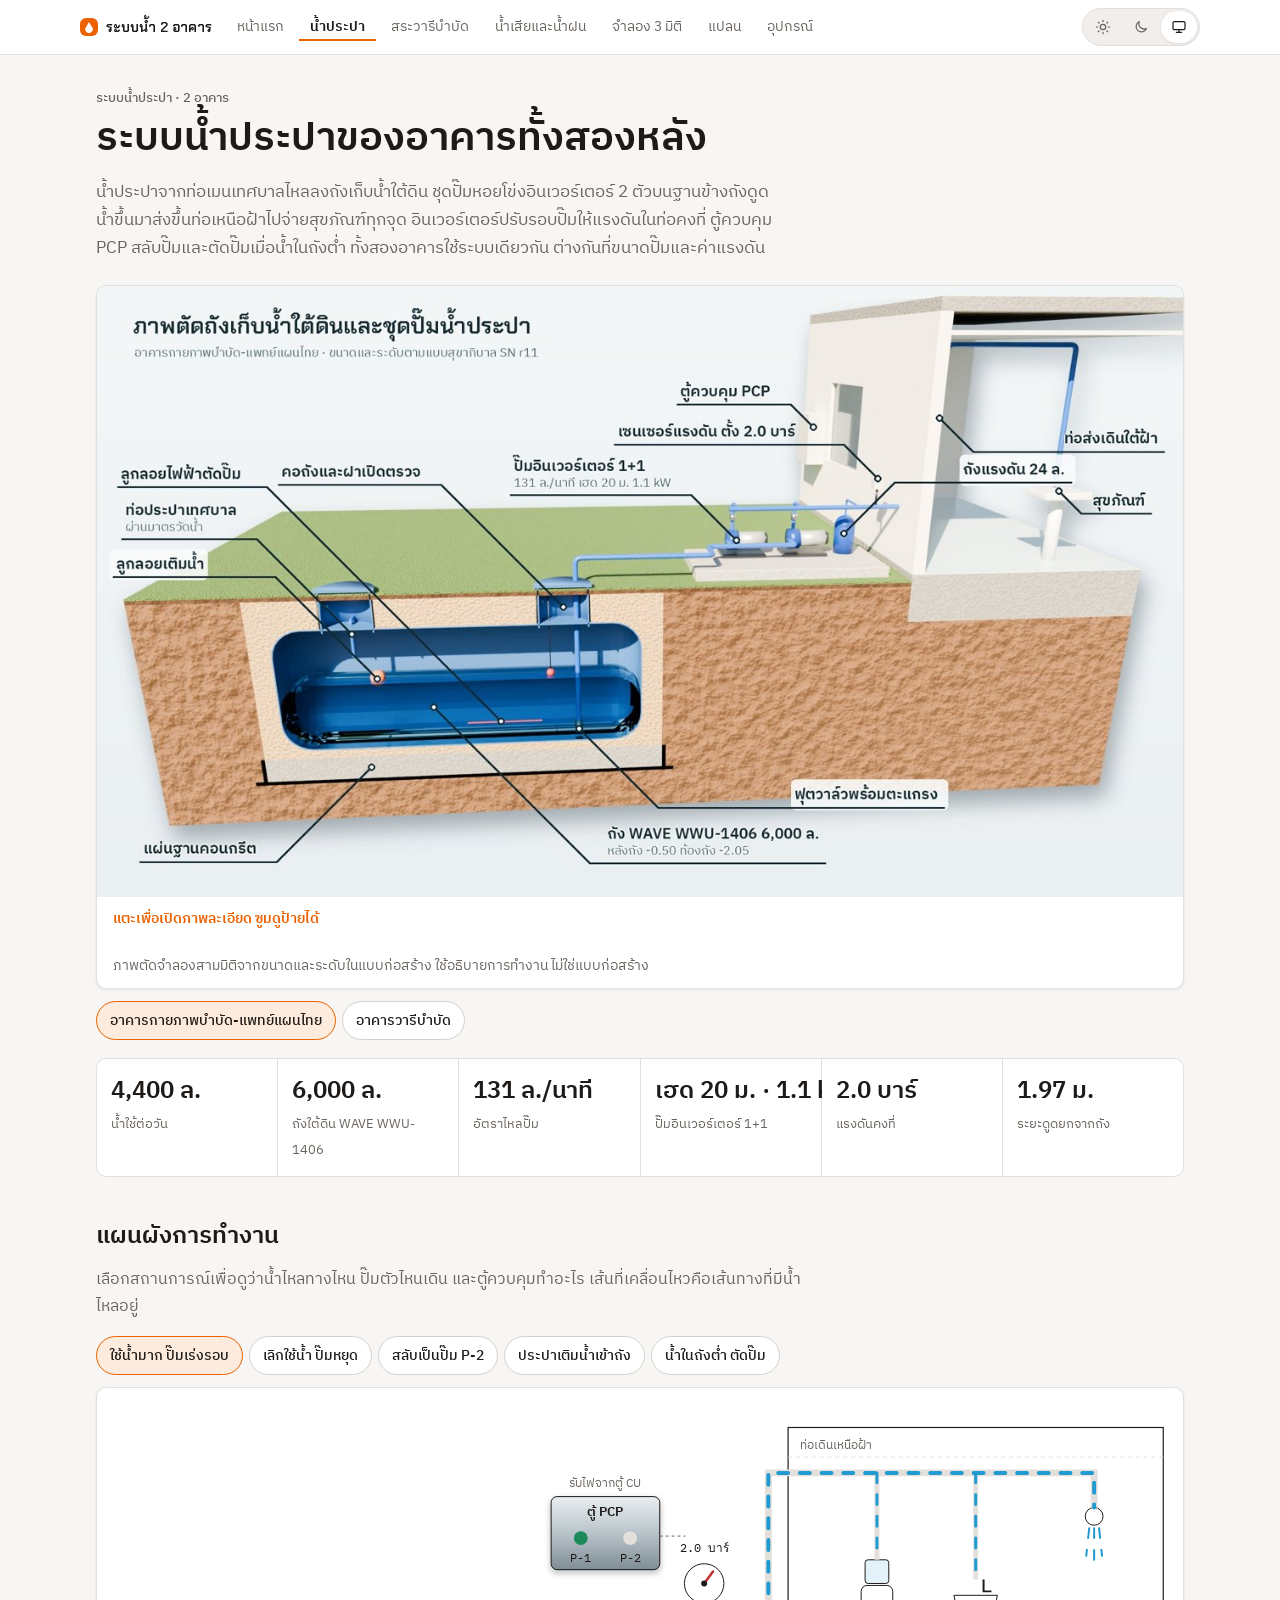
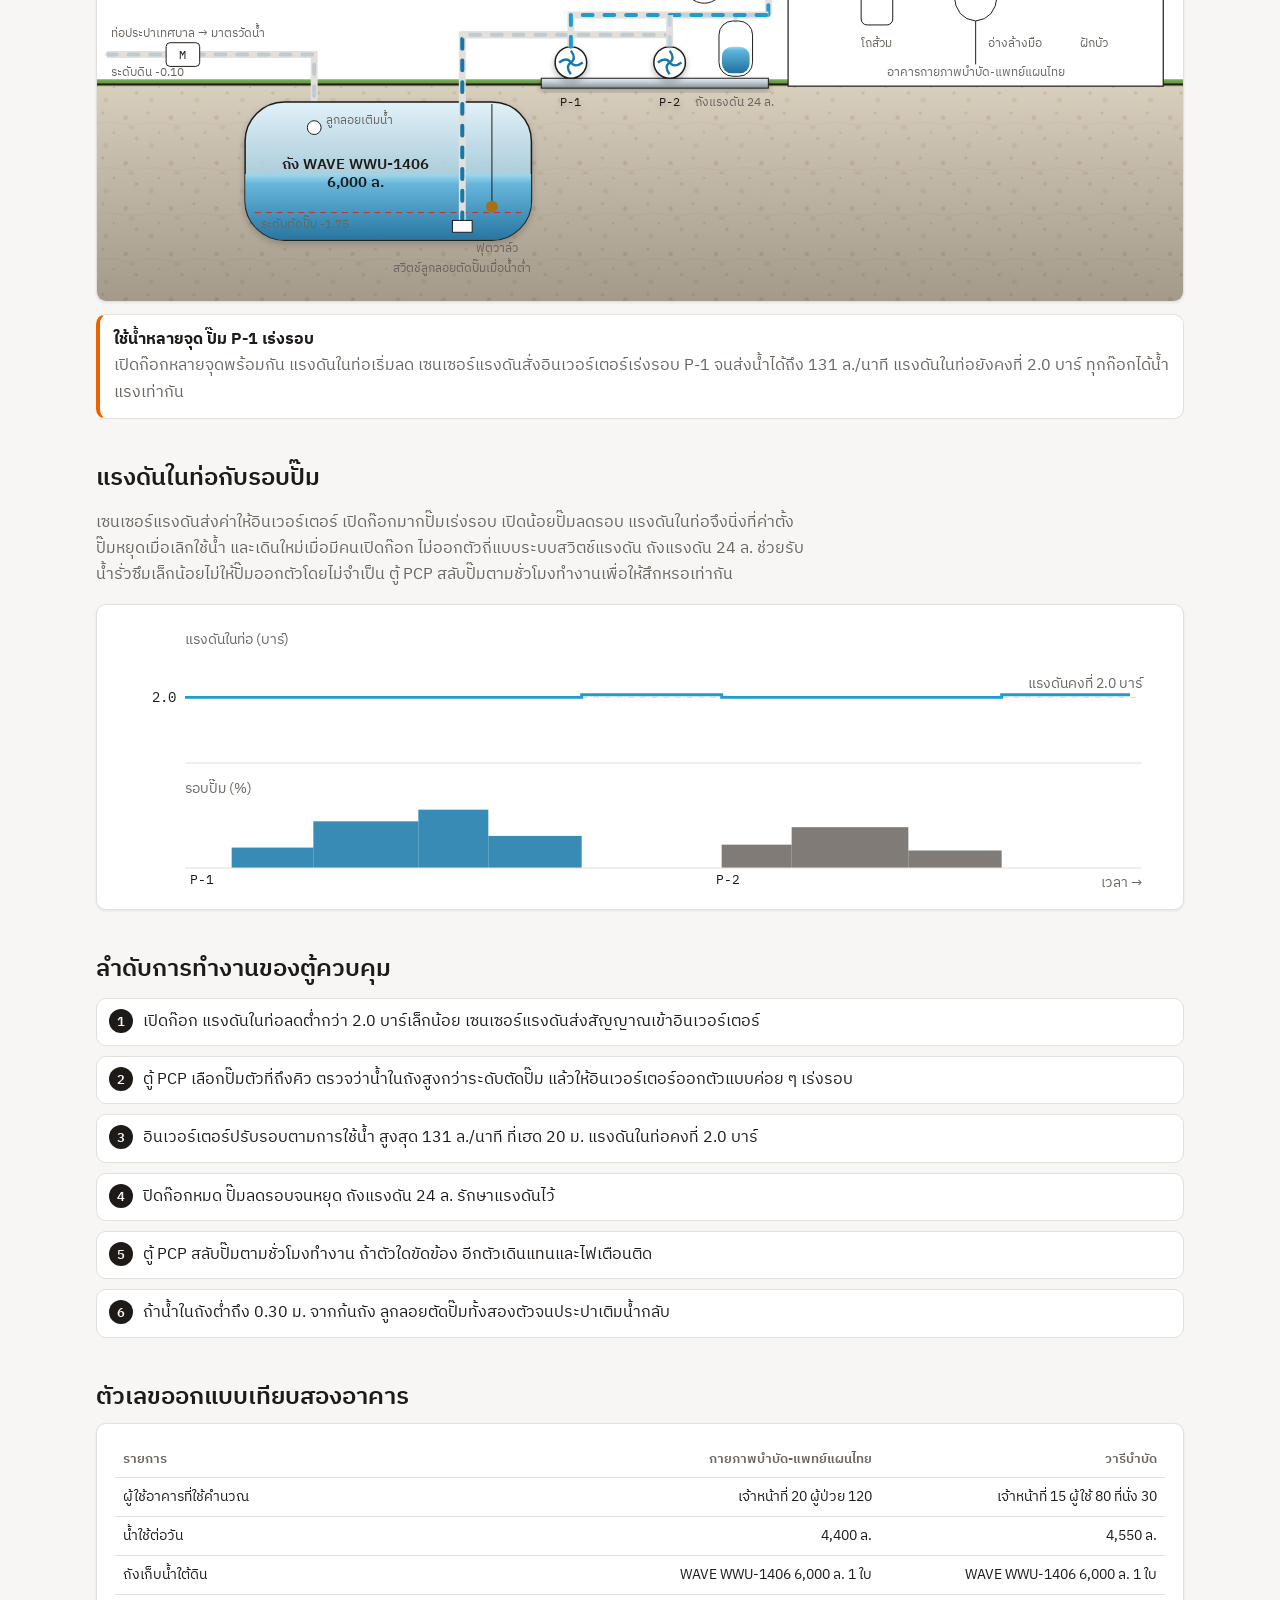
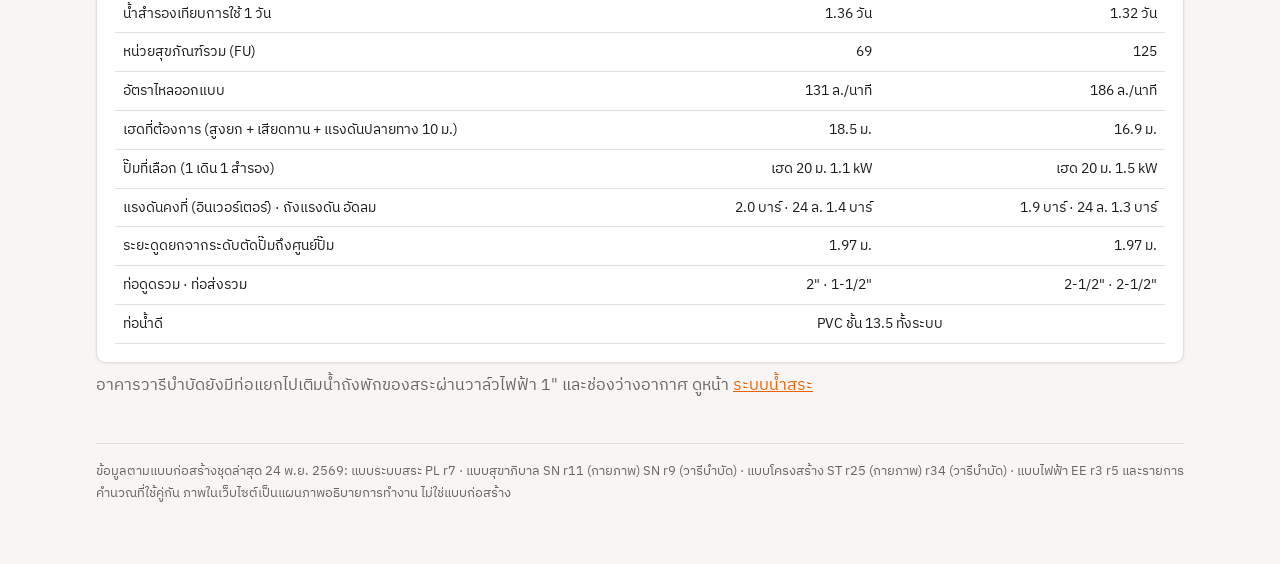
<file: water.html>
<!doctype html><html lang="th"><head><meta charset="utf-8"><meta name="viewport" content="width=device-width,initial-scale=1,viewport-fit=cover"><title>ระบบน้ำประปา 2 อาคาร</title><meta name="claude:viewport-fit-sides" content="cover"><link rel="preconnect" href="https://fonts.googleapis.com"><link rel="stylesheet" href="https://fonts.googleapis.com/css2?family=Chakra+Petch:wght@500;600&family=IBM+Plex+Sans+Thai:wght@400;500;600;700&family=IBM+Plex+Mono:wght@400;600&display=swap"><link rel="stylesheet" href="common.css"><script>try{var t=localStorage.getItem('w2b-theme');if(t&&t!=='auto')document.documentElement.setAttribute('data-theme',t)}catch(e){}</script><meta property="og:title" content="ระบบน้ำ 2 อาคาร เทศบาลนครตรัง"><meta property="og:description" content="ระบบประปา สระวารีบำบัด น้ำเสีย พร้อมภาพตัด 3 มิติและการจำลองการทำงาน"><meta property="og:type" content="website"><meta property="og:image" content="https://woxahqoffice.github.io/sanitary-hydro-pool-overview/og-cover.jpg"><meta name="twitter:card" content="summary_large_image"><link rel="manifest" href="manifest.webmanifest"><meta name="theme-color" content="#ffffff"><meta name="apple-mobile-web-app-capable" content="yes"><meta name="mobile-web-app-capable" content="yes"><meta name="apple-mobile-web-app-status-bar-style" content="default"><meta name="apple-mobile-web-app-title" content="ระบบน้ำตรัง"><link rel="apple-touch-icon" href="apple-touch-icon.png"><link rel="icon" href="icon-192.png" type="image/png"></head><body><style>
.snav{--nv-bg:#ffffff;--nv-ink:#132a33;--nv-mut:#58707a;--nv-line:#d3dfe3;--nv-acc:#1677a8;--nv-hov:#eef4f6}
@media (prefers-color-scheme:dark){:root:not([data-theme="light"]) .snav{--nv-bg:#122229;--nv-ink:#dcebf0;--nv-mut:#8aa4ad;--nv-line:#24404a;--nv-acc:#47aee0;--nv-hov:#183039}}
:root[data-theme="dark"] .snav{--nv-bg:#122229;--nv-ink:#dcebf0;--nv-mut:#8aa4ad;--nv-line:#24404a;--nv-acc:#47aee0;--nv-hov:#183039}
.snav{position:sticky;top:env(safe-area-inset-top,0px);z-index:50;background:var(--nv-bg);border-bottom:1px solid var(--nv-line);
 padding-left:max(16px,env(safe-area-inset-left,0px));padding-right:max(16px,env(safe-area-inset-right,0px));font-family:"IBM Plex Sans Thai",system-ui,sans-serif}
.snav .in{max-width:1120px;margin:0 auto;display:flex;align-items:center;gap:4px;overflow-x:auto;padding-block:8px;scrollbar-width:none}
.snav .brand{font:600 14px "Chakra Petch","IBM Plex Sans Thai",sans-serif;white-space:nowrap;margin-right:10px;color:var(--nv-ink);text-decoration:none;display:flex;gap:8px;align-items:center}
.snav .brand i{width:18px;height:18px;border-radius:50% 50% 50% 0;transform:rotate(-45deg);background:var(--nv-acc);display:inline-block}
.snav a.l{white-space:nowrap;font-size:13.5px;line-height:1.4;text-decoration:none;color:var(--nv-mut);padding:5px 11px;border-radius:8px}
.snav a.l:hover{color:var(--nv-ink);background:var(--nv-hov)}
.snav a.l.on{color:var(--nv-bg);background:var(--nv-ink)}
.snav a:focus-visible{outline:2px solid #d9692b;outline-offset:2px}
</style><nav class="snav" aria-label="หน้าในเว็บไซต์"><div class="in"><a class="brand" href="index.html"><i></i>ระบบน้ำ 2 อาคาร</a><a class="l" href="index.html">หน้าแรก</a><a class="l on" href="water.html" aria-current="page">น้ำประปา</a><a class="l" href="ระบบน้ำสระวารีบำบัด_ภาพด้านข้าง.html">สระวารีบำบัด</a><a class="l" href="sanitary.html">น้ำเสียและน้ำฝน</a><a class="l" href="sim.html">จำลอง 3 มิติ</a><a class="l" href="plan.html">แปลน</a><a class="l" href="equipment.html"><span class="nw">อุปกรณ์</span></a></div></nav><main class="wrap"><div class="eb">ระบบน้ำประปา · 2 อาคาร</div>
<h1>ระบบน้ำประปาของอาคารทั้งสองหลัง</h1>
<p class="lead">น้ำประปาจากท่อเมนเทศบาลไหลลงถังเก็บน้ำใต้ดิน ชุดปั๊มหอยโข่งอินเวอร์เตอร์ 2 ตัวบนฐานข้างถังดูดน้ำขึ้นมาส่งขึ้นท่อเหนือฝ้าไปจ่ายสุขภัณฑ์ทุกจุด อินเวอร์เตอร์ปรับรอบปั๊มให้แรงดันในท่อคงที่ ตู้ควบคุม PCP สลับปั๊มและตัดปั๊มเมื่อน้ำในถังต่ำ ทั้งสองอาคารใช้ระบบเดียวกัน ต่างกันที่ขนาดปั๊มและค่าแรงดัน</p><figure class="render"><img src="render_tank.jpg" alt="ภาพตัดสามมิติ ถังเก็บน้ำใต้ดินผ่าครึ่ง ลูกลอย ฟุตวาล์ว ชุดปั๊มสองตัว ถังแรงดัน ตู้ควบคุม และท่อส่งเข้าอาคาร" loading="lazy" width="1280" height="720"><figcaption>ภาพตัดจำลองสามมิติจากขนาดและระดับในแบบก่อสร้าง ใช้อธิบายการทำงาน ไม่ใช่แบบก่อสร้าง</figcaption></figure>

<div class="seg" role="group" aria-label="เลือกอาคาร" id="bld">
  <button type="button" data-b="he" aria-pressed="true">อาคารกายภาพบำบัด-แพทย์แผนไทย</button>
  <button type="button" data-b="hy" aria-pressed="false">อาคารวารีบำบัด</button>
</div>
<div class="kpis" id="kp"></div>

<h2>แผนผังการทำงาน</h2>
<p class="mut">เลือกสถานการณ์เพื่อดูว่าน้ำไหลทางไหน ปั๊มตัวไหนเดิน และตู้ควบคุมทำอะไร เส้นที่เคลื่อนไหวคือเส้นทางที่มีน้ำไหลอยู่</p>
<div class="seg" role="group" aria-label="เลือกสถานการณ์" id="mode">
  <button type="button" data-m="run1" aria-pressed="true">ใช้น้ำมาก ปั๊มเร่งรอบ</button>
  <button type="button" data-m="idle" aria-pressed="false">เลิกใช้น้ำ ปั๊มหยุด</button>
  <button type="button" data-m="run2" aria-pressed="false">สลับเป็นปั๊ม P-2</button>
  <button type="button" data-m="fill" aria-pressed="false">ประปาเติมน้ำเข้าถัง</button>
  <button type="button" data-m="low" aria-pressed="false">น้ำในถังต่ำ ตัดปั๊ม</button>
</div>
<div class="diagram">
<svg viewBox="0 0 1100 520" role="img" aria-label="แผนผังระบบน้ำประปา ถังใต้ดิน ปั๊ม 2 ตัว ถังแรงดัน และสุขภัณฑ์" id="sch">
  <defs>
    <pattern id="soil" width="46" height="46" patternUnits="userSpaceOnUse"><rect width="46" height="46" fill="var(--soil)"/>
<circle cx="6" cy="7" r="1.6" fill="var(--soil2)"/><circle cx="29" cy="12" r="2.4" fill="var(--soil2)" opacity=".8"/><circle cx="17" cy="27" r="1.2" fill="var(--soil2)"/>
<circle cx="40" cy="33" r="1.8" fill="var(--soil2)" opacity=".9"/><circle cx="9" cy="40" r="2.6" fill="var(--soil2)" opacity=".6"/><ellipse cx="35" cy="22" rx="3.2" ry="1.8" fill="var(--soil2)" opacity=".55"/>
<path d="M0 18 q11 -3 23 0 t23 0" fill="none" stroke="var(--soil2)" stroke-width=".8" opacity=".5"/></pattern>
<linearGradient id="depth" x1="0" y1="0" x2="0" y2="1"><stop offset="0" stop-color="#000" stop-opacity="0"/><stop offset="1" stop-color="#1b1208" stop-opacity=".28"/></linearGradient>
<linearGradient id="wg" x1="0" y1="0" x2="0" y2="1"><stop offset="0" stop-color="#9fd8ef"/><stop offset=".15" stop-color="#5fb4dc"/><stop offset="1" stop-color="#1d6f9d"/></linearGradient>
<linearGradient id="tankg" x1="0" y1="0" x2="0" y2="1"><stop offset="0" stop-color="var(--tank)"/><stop offset="1" stop-color="var(--water2)" stop-opacity=".55"/></linearGradient>
<linearGradient id="metal" x1="0" y1="0" x2="0" y2="1"><stop offset="0" stop-color="#e9eef1"/><stop offset=".5" stop-color="#b9c4ca"/><stop offset="1" stop-color="#7f8d95"/></linearGradient>
<linearGradient id="grass" x1="0" y1="0" x2="0" y2="1"><stop offset="0" stop-color="#7fb35a"/><stop offset="1" stop-color="#4f7d33"/></linearGradient>
<filter id="sh" x="-20%" y="-20%" width="140%" height="160%"><feDropShadow dx="0" dy="3" stdDeviation="3" flood-color="#0b1e26" flood-opacity=".28"/></filter>
    <marker id="ar" viewBox="0 0 10 10" refX="8" refY="5" markerWidth="6" markerHeight="6" orient="auto"><path d="M0 0 L10 5 L0 10 z" fill="var(--water)"/></marker>
  </defs>
  <rect x="0" y="300" width="1100" height="220" fill="url(#soil)"/><rect x="0" y="300" width="1100" height="220" fill="url(#depth)"/><rect x="0" y="295.0" width="1100" height="7" fill="url(#grass)"/>
  <line x1="0" y1="300" x2="1100" y2="300" stroke="var(--ink)" stroke-width="1.5"/>
  <text x="14" y="292" class="sm">ระดับดิน -0.10</text>
  <!-- อาคาร -->
  <rect x="700" y="40" width="380" height="262" fill="var(--paper)" stroke="var(--ink)" stroke-width="1.2"/>
  <line x1="700" y1="70" x2="1080" y2="70" stroke="var(--line)" stroke-dasharray="4 4"/>
  <text x="712" y="62" class="sm">ท่อเดินเหนือฝ้า</text>
  <text x="890" y="292" class="sm" text-anchor="middle" id="bname">อาคารกายภาพบำบัด-แพทย์แผนไทย</text>
  <!-- สุขภัณฑ์ -->
  <g id="fixt">
    <g transform="translate(790,200)"><rect x="-16" y="0" width="32" height="40" rx="6" fill="var(--paper)" stroke="var(--ink)"/><rect x="-12" y="-26" width="24" height="24" rx="3" fill="var(--tank)" stroke="var(--ink)"/><text x="0" y="62" class="sm" text-anchor="middle">โถส้วม</text></g>
    <g transform="translate(890,200)"><path d="M-22 10 H22 Q20 34 0 36 Q-20 34 -22 10z" fill="var(--paper)" stroke="var(--ink)"/><line x1="0" y1="36" x2="0" y2="80" stroke="var(--ink)"/><path d="M8 -6 v12 h8" fill="none" stroke="var(--ink)" stroke-width="2"/><text x="0" y="62" class="sm" text-anchor="middle" dx="40">อ่างล้างมือ</text></g>
    <g transform="translate(1010,130)"><circle cx="0" cy="0" r="9" fill="var(--paper)" stroke="var(--ink)"/><g class="drops"><line x1="-5" y1="12" x2="-8" y2="40" stroke="var(--clean)" stroke-width="2" class="flow slow"/><line x1="0" y1="12" x2="0" y2="44" stroke="var(--clean)" stroke-width="2" class="flow slow"/><line x1="5" y1="12" x2="8" y2="40" stroke="var(--clean)" stroke-width="2" class="flow slow"/></g><text x="0" y="132" class="sm" text-anchor="middle">ฝักบัว</text></g>
  </g>
  <!-- ท่อจ่าย -->
  <g id="pFix">
    <path d="M680 230 V86 H1010 V121" stroke="var(--line)" stroke-width="7" fill="none"/>
    <path d="M790 86 V174 M890 86 V194" stroke="var(--line)" stroke-width="5" fill="none"/>
    <path class="flow" d="M680 230 V86 H1010 V121" stroke="var(--clean)" stroke-width="4"/>
    <path class="flow" d="M790 86 V174 M890 86 V194" stroke="var(--clean)" stroke-width="3"/>
  </g>
  <!-- ประปาเทศบาล -->
  <g id="pCity">
    <path d="M10 270 H220 V330" stroke="var(--line)" stroke-width="7" fill="none"/>
    <path class="flow" d="M10 270 H220 V330" stroke="var(--water)" stroke-width="4"/>
  </g>
  <rect x="70" y="258" width="34" height="24" rx="4" fill="var(--paper)" stroke="var(--ink)"/><text x="87" y="275" class="mn" text-anchor="middle">M</text>
  <text x="14" y="252" class="sm">ท่อประปาเทศบาล → มาตรวัดน้ำ</text>
  <!-- ถังใต้ดิน -->
  <rect x="150" y="318" width="290" height="140" rx="40" fill="url(#tankg)" stroke="var(--ink)" stroke-width="1.5" filter="url(#sh)"/>
  <clipPath id="tc"><rect x="150" y="318" width="290" height="140" rx="40"/></clipPath>
  <rect id="lvl" clip-path="url(#tc)" x="150" y="350" width="290" height="108" fill="url(#wg)" opacity=".9"/>
  <line x1="160" y1="430" x2="430" y2="430" stroke="var(--bad)" stroke-dasharray="6 5"/>
  <text x="166" y="446" class="sm" id="lwlT">ระดับตัดปั๊ม -1.75</text>
  <text x="262" y="386" text-anchor="middle" font-weight="600" id="tkT"><tspan x="262">ถัง WAVE WWU-1406</tspan><tspan x="262" dy="18">6,000 ล.</tspan></text>
  <circle cx="220" cy="344" r="7" fill="var(--paper)" stroke="var(--ink)"/><text x="232" y="340" class="sm">ลูกลอยเติมน้ำ</text>
  <g id="fs"><line x1="400" y1="320" x2="400" y2="424" stroke="var(--ink)"/><circle cx="400" cy="424" r="6" fill="var(--warn)"/></g>
  <text x="300" y="490" class="sm">สวิตช์ลูกลอยตัดปั๊มเมื่อน้ำต่ำ</text>
  <!-- ท่อดูด -->
  <g id="pS1"><path d="M370 440 V250 H480 V262" stroke="var(--line)" stroke-width="7" fill="none"/><path class="flow" d="M370 440 V250 H480 V262" stroke="var(--water)" stroke-width="4"/></g>
  <g id="pS2"><path d="M370 250 H580 V262" stroke="var(--line)" stroke-width="7" fill="none"/><path class="flow" d="M370 440 V250 H580 V262" stroke="var(--water)" stroke-width="4"/></g>
  <rect x="360" y="438" width="20" height="12" fill="var(--paper)" stroke="var(--ink)"/><text x="384" y="470" class="sm">ฟุตวาล์ว</text>
  <!-- ฐานปั๊ม -->
  <rect x="450" y="294" width="230" height="10" fill="url(#metal)" stroke="var(--ink)" filter="url(#sh)"/>
  <g id="pump1" filter="url(#sh)" transform="translate(480,278)"><circle r="16" fill="var(--paper)" stroke="var(--ink)" stroke-width="1.5"/><g class="spin"><path d="M0 -12 Q6 -4 0 0 Q-6 4 0 12 M-12 0 Q-4 -6 0 0 Q4 6 12 0" stroke="var(--water)" stroke-width="2.4" fill="none"/></g><text y="44" text-anchor="middle" class="mn">P-1</text></g>
  <g id="pump2" filter="url(#sh)" transform="translate(580,278)"><circle r="16" fill="var(--paper)" stroke="var(--ink)" stroke-width="1.5"/><g class="spin"><path d="M0 -12 Q6 -4 0 0 Q-6 4 0 12 M-12 0 Q-4 -6 0 0 Q4 6 12 0" stroke="var(--water)" stroke-width="2.4" fill="none"/></g><text y="44" text-anchor="middle" class="mn">P-2</text></g>
  <!-- ท่อส่ง -->
  <g id="pD1"><path d="M480 262 V230 H680" stroke="var(--line)" stroke-width="7" fill="none"/><path class="flow" d="M480 262 V230 H680" stroke="var(--clean)" stroke-width="4"/></g>
  <g id="pD2"><path d="M580 262 V230" stroke="var(--line)" stroke-width="7" fill="none"/><path class="flow" d="M580 262 V230 H680" stroke="var(--clean)" stroke-width="4"/></g>
  <!-- ถังแรงดัน -->
  <rect x="630" y="236" width="34" height="56" rx="14" fill="var(--paper)" stroke="var(--ink)"/>
  <rect id="ptw" x="633" y="266" width="28" height="23" rx="10" fill="url(#wg)"/>
  <g id="pT"><path class="flow" d="M647 236 V230" stroke="var(--clean)" stroke-width="4"/></g>
  <text x="646" y="322" text-anchor="middle" class="sm">ถังแรงดัน 24 ล.</text>
  <!-- เกจและสวิตช์ -->
  <g transform="translate(615,198)"><circle r="20" fill="var(--paper)" stroke="var(--ink)"/><path id="needle" d="M0 0 L0 -15" stroke="var(--bad)" stroke-width="2.5" stroke-linecap="round"/><circle r="3" fill="var(--ink)"/></g>
  <text x="615" y="166" text-anchor="middle" class="mn" id="gT">2.0 บาร์</text>
  <!-- ตู้ควบคุม -->
  <rect x="460" y="110" width="110" height="74" rx="6" fill="url(#metal)" stroke="var(--ink)" filter="url(#sh)"/>
  <text x="515" y="130" text-anchor="middle" font-weight="600" font-size="13">ตู้ PCP</text>
  <circle id="l1" cx="490" cy="152" r="7" fill="var(--line)"/><text x="490" y="176" class="mn" text-anchor="middle">P-1</text>
  <circle id="l2" cx="540" cy="152" r="7" fill="var(--line)"/><text x="540" y="176" class="mn" text-anchor="middle">P-2</text>
  <path d="M570 150 H596" stroke="var(--mut)" stroke-dasharray="3 3"/>
  <text x="515" y="100" text-anchor="middle" class="sm">รับไฟจากตู้ CU</text>
</svg>
</div>
<div class="state" id="st"><div><b id="stH"></b><div id="stP" class="mut"></div></div></div>

<h2>แรงดันในท่อกับรอบปั๊ม</h2>
<p class="mut">เซนเซอร์แรงดันส่งค่าให้อินเวอร์เตอร์ เปิดก๊อกมากปั๊มเร่งรอบ เปิดน้อยปั๊มลดรอบ แรงดันในท่อจึงนิ่งที่ค่าตั้ง ปั๊มหยุดเมื่อเลิกใช้น้ำ และเดินใหม่เมื่อมีคนเปิดก๊อก ไม่ออกตัวถี่แบบระบบสวิตช์แรงดัน <span class="nw">ถังแรงดัน</span> 24 ล. ช่วยรับน้ำรั่วซึมเล็กน้อยไม่ให้ปั๊มออกตัวโดยไม่จำเป็น ตู้ PCP สลับปั๊มตามชั่วโมงทำงานเพื่อให้สึกหรอเท่ากัน</p>
<div class="panel"><svg viewBox="0 0 900 230" style="width:100%;height:auto;display:block" id="pc" role="img" aria-label="กราฟแรงดันในท่อกับเวลา"></svg></div>

<h2>ลำดับการทำงานของตู้ควบคุม</h2>
<ol class="steps" id="seq"></ol>

<h2>ตัวเลขออกแบบเทียบสองอาคาร</h2>
<div class="tw panel"><table class="t">
<thead><tr><th>รายการ</th><th style="text-align:right">กายภาพบำบัด-แพทย์แผนไทย</th><th style="text-align:right">วารีบำบัด</th></tr></thead>
<tbody>
<tr><td>ผู้ใช้อาคารที่ใช้คำนวณ</td><td class="n">เจ้าหน้าที่ 20 ผู้ป่วย 120</td><td class="n">เจ้าหน้าที่ 15 ผู้ใช้ 80 ที่นั่ง 30</td></tr>
<tr><td>น้ำใช้ต่อวัน</td><td class="n">4,400 ล.</td><td class="n">4,550 ล.</td></tr>
<tr><td>ถังเก็บน้ำใต้ดิน</td><td class="n">WAVE WWU-1406 6,000 ล. 1 ใบ</td><td class="n">WAVE WWU-1406 6,000 ล. 1 ใบ</td></tr>
<tr><td>น้ำสำรองเทียบการใช้ 1 วัน</td><td class="n">1.36 วัน</td><td class="n">1.32 วัน</td></tr>
<tr><td>หน่วยสุขภัณฑ์รวม (FU)</td><td class="n">69</td><td class="n">125</td></tr>
<tr><td>อัตราไหลออกแบบ</td><td class="n">131 ล./นาที</td><td class="n">186 ล./นาที</td></tr>
<tr><td>เฮดที่ต้องการ (สูงยก + <span class="nw">เสียดทาน</span> + แรงดันปลายทาง 10 ม.)</td><td class="n">18.5 ม.</td><td class="n">16.9 ม.</td></tr>
<tr><td>ปั๊มที่เลือก (1 เดิน 1 สำรอง)</td><td class="n">เฮด 20 ม. 1.1 kW</td><td class="n">เฮด 20 ม. 1.5 kW</td></tr>
<tr><td>แรงดันคงที่ (อินเวอร์เตอร์) · ถังแรงดัน อัดลม</td><td class="n">2.0 บาร์ · 24 ล. 1.4 บาร์</td><td class="n">1.9 บาร์ · 24 ล. 1.3 บาร์</td></tr>
<tr><td>ระยะดูดยกจากระดับตัดปั๊มถึงศูนย์ปั๊ม</td><td class="n">1.97 ม.</td><td class="n">1.97 ม.</td></tr>
<tr><td>ท่อดูดรวม · ท่อส่งรวม</td><td class="n">2" · 1-1/2"</td><td class="n">2-1/2" · 2-1/2"</td></tr>
<tr><td>ท่อน้ำดี</td><td class="n" colspan="2" style="text-align:center">PVC ชั้น 13.5 ทั้งระบบ</td></tr>
</tbody></table></div>
<p class="mut" style="margin-top:10px">อาคารวารีบำบัดยังมีท่อแยกไปเติมน้ำถังพักของสระผ่านวาล์วไฟฟ้า 1" และช่องว่างอากาศ ดูหน้า <a href="ระบบน้ำสระวารีบำบัด_ภาพด้านข้าง.html">ระบบน้ำสระ</a></p>

<script>
(function(){
const B={he:{name:'อาคารกายภาพบำบัด-แพทย์แผนไทย',q:131,h:20,kw:1.1,sp:2.0,pre:1.4,qd:4400,fu:69,sup:'2"',dis:'1-1/2"'},
         hy:{name:'อาคารวารีบำบัด',q:186,h:20,kw:1.5,sp:1.9,pre:1.3,qd:4550,fu:125,sup:'2-1/2"',dis:'2-1/2"'}};
const M={run1:{p:[1,0],city:0,fix:1,pt:0,lvl:.62,g:'run',h:'ใช้น้ำหลายจุด ปั๊ม P-1 เร่งรอบ',t:b=>`เปิดก๊อกหลายจุดพร้อมกัน แรงดันในท่อเริ่มลด เซนเซอร์แรงดันสั่งอินเวอร์เตอร์เร่งรอบ P-1 จนส่งน้ำได้ถึง ${b.q} ล./นาที แรงดันในท่อยังคงที่ ${b.sp.toFixed(1)} บาร์ ทุกก๊อกได้น้ำแรงเท่ากัน`},
 idle:{p:[0,0],city:0,fix:0,pt:1,lvl:.62,g:'hold',h:'ปิดก๊อกหมด ปั๊มลดรอบแล้วหยุดเอง',t:b=>`เมื่อการใช้น้ำลดลง อินเวอร์เตอร์ลดรอบปั๊มลงเรื่อย ๆ พอปิดก๊อกหมดปั๊มหยุด ถังแรงดัน 24 ล. ตั้งลม ${b.pre} บาร์ รักษาแรงดันไว้ เมื่อเปิดก๊อกใหม่แรงดันลดเล็กน้อย ปั๊มเริ่มเดินแบบค่อย ๆ เร่งรอบ ไม่กระชาก`},
 run2:{p:[0,1],city:0,fix:1,pt:0,lvl:.55,g:'run',h:'ตู้ PCP สลับให้ P-2 เดิน',t:b=>`ตู้ควบคุมสลับปั๊มตามชั่วโมงทำงาน ถ้าตัวที่ถึงคิวขัดข้อง อีกตัวเดินแทนทันทีและไฟเตือนที่หน้าตู้ ปั๊มทั้งสองตัวรุ่นเดียวกัน เฮด ${b.h} ม. ${b.kw} kW มีอินเวอร์เตอร์ประจำตัว`},
 fill:{p:[1,0],city:1,fix:1,pt:0,lvl:.4,g:'run',h:'ระดับน้ำในถังลด ลูกลอยเปิดรับน้ำประปา',t:b=>`ลูกลอยในถังเปิดให้น้ำประปาเติมเข้าถังตลอดเวลาที่ระดับต่ำกว่าเต็ม ปั๊มยังจ่ายน้ำได้ตามปกติ ถังขนาด 6,000 ล. เก็บน้ำได้มากกว่าการใช้ 1 วัน (${b.qd.toLocaleString()} ล.)`},
 low:{p:[0,0],city:1,fix:0,pt:0,lvl:.08,g:'zero',h:'น้ำในถังต่ำถึงระดับตัด ปั๊มถูกล็อกไม่ให้เดิน',t:b=>`สวิตช์ลูกลอยตัดปั๊มที่ 0.30 ม. เหนือก้นถัง กันปั๊มเดินตัวเปล่าจนซีลและใบพัดเสียหาย ถังแรงดันจ่ายน้ำที่เหลือในถังได้อีกเล็กน้อยแล้วแรงดันลดลง เมื่อประปาเติมน้ำกลับถึงระดับใช้งาน ตู้ PCP ปลดล็อกให้ปั๊มเดินได้เอง`}};
let b='he',m='run1';const $=id=>document.getElementById(id);
function onoff(id,on){$(id).classList.toggle('off',!on)}
function draw(){
 const d=B[b],s=M[m];
 $('bname').textContent=d.name;
 $('kp').innerHTML=[[d.qd.toLocaleString()+' ล.','น้ำใช้ต่อวัน'],['6,000 ล.','ถังใต้ดิน WAVE WWU-1406'],[d.q+' ล./นาที','อัตราไหลปั๊ม'],['เฮด '+d.h+' ม. · '+d.kw+' kW','ปั๊มอินเวอร์เตอร์ 1+1'],[d.sp.toFixed(1)+' บาร์','แรงดันคงที่'],['1.97 ม.','ระยะดูดยกจากถัง']].map(x=>`<div><b>${x[0]}</b><span>${x[1]}</span></div>`).join('');
 onoff('pS1',s.p[0]);onoff('pD1',s.p[0]);onoff('pS2',s.p[1]);onoff('pD2',s.p[1]);
 onoff('pCity',s.city);onoff('pFix',s.fix);onoff('pT',s.pt);
 document.querySelectorAll('.drops .flow').forEach(e=>e.classList.toggle('off',!s.fix));
 document.querySelector('#pump1 .spin').classList.toggle('paused',!s.p[0]);
 document.querySelector('#pump2 .spin').classList.toggle('paused',!s.p[1]);
 $('l1').setAttribute('fill',s.p[0]?'var(--ok)':(m==='low'?'var(--bad)':'var(--line)'));
 $('l2').setAttribute('fill',s.p[1]?'var(--ok)':(m==='low'?'var(--bad)':'var(--line)'));
 const H=108,y=458-H*s.lvl/0.75*0.75; const hh=Math.max(6,108*s.lvl/0.62*0.62); $('lvl').setAttribute('y',458-hh*1.0);$('lvl').setAttribute('height',hh);
 $('fs').querySelector('circle').setAttribute('fill',m==='low'?'var(--bad)':'var(--warn)');
 const p=s.g==='zero'?0.3:d.sp; $('gT').textContent=(s.g==='zero'?'ลดลง':d.sp.toFixed(1))+' บาร์';
 $('needle').setAttribute('transform',`rotate(${-110+ (p/3)*220})`);
 $('ptw').setAttribute('y',s.pt?276:262);$('ptw').setAttribute('height',s.pt?13:27);
 $('stH').textContent=s.h;$('stP').textContent=s.t(d);
 $('seq').innerHTML=[`เปิดก๊อก แรงดันในท่อลดต่ำกว่า ${d.sp.toFixed(1)} บาร์เล็กน้อย เซนเซอร์แรงดันส่งสัญญาณเข้าอินเวอร์เตอร์`,`ตู้ PCP เลือกปั๊มตัวที่ถึงคิว ตรวจว่าน้ำในถังสูงกว่าระดับตัดปั๊ม แล้วให้อินเวอร์เตอร์ออกตัวแบบค่อย ๆ เร่งรอบ`,`อินเวอร์เตอร์ปรับรอบตามการใช้น้ำ สูงสุด ${d.q} ล./นาที ที่เฮด ${d.h} ม. แรงดันในท่อคงที่ ${d.sp.toFixed(1)} บาร์`,`ปิดก๊อกหมด ปั๊มลดรอบจนหยุด ถังแรงดัน 24 ล. รักษาแรงดันไว้`,`ตู้ PCP สลับปั๊มตามชั่วโมงทำงาน ถ้าตัวใดขัดข้อง อีกตัวเดินแทนและไฟเตือนติด`,`ถ้าน้ำในถังต่ำถึง 0.30 ม. จากก้นถัง ลูกลอยตัดปั๊มทั้งสองตัวจนประปาเติมน้ำกลับ`].map(t=>`<li>${t}</li>`).join('');
 pcurve(d);
}
function pcurve(d){
 const pcEl=document.getElementById('pc'),W=Math.round(Math.max(340,Math.min(900,pcEl.parentNode.clientWidth||900))),Hh=230,x0=W<600?40:60,x1=W-(W<600?10:20),y0=120,y1=30,sc=(x1-x0)/820,pmin=d.sp-0.5,pmax=d.sp+0.3,Y=v=>y0-(v-pmin)/(pmax-pmin)*(y0-y1);
 pcEl.setAttribute('viewBox',`0 0 ${W} ${Hh}`);
 let s=`<g class="sm"><line x1="${x0}" y1="${y0}" x2="${x1}" y2="${y0}" stroke="var(--line)"/><line x1="${x0}" x2="${x1}" y1="${Y(d.sp)}" y2="${Y(d.sp)}" stroke="var(--line)" stroke-dasharray="5 5"/><text x="${x0-8}" y="${Y(d.sp)+4}" text-anchor="end" class="mn">${d.sp.toFixed(1)}</text>`;
 s+=`<text x="${x0}" y="18" class="sm">แรงดันในท่อ (บาร์)</text><text x="${x0}" y="146" class="sm">รอบปั๊ม (%)</text><text x="${x1}" y="${Hh-4}" class="sm" text-anchor="end">เวลา →</text></g>`;
 const seg=[[0,40],[35,70],[80,90],[100,60],[55,80],[0,120],[40,60],[70,100],[30,80],[0,110]];
 let x=x0,pts=[],k=0,yb=210;
 for(const [v,w0] of seg){const w=w0*sc,nx=Math.min(x1,x+w);const pp=d.sp+(v?0:(k?0.02:0));
  pts.push(`${x},${Y(pp)}`,`${nx},${Y(pp)}`);
  if(v){const hh=v/100*50;s+=`<rect x="${x}" y="${yb-hh}" width="${nx-x}" height="${hh}" fill="${x>x0+(x1-x0)*0.55?'var(--k-muted)':'var(--water)'}" opacity=".85"/>`}
  x=nx;k++}
 s+=`<line x1="${x0}" x2="${x1}" y1="${yb}" y2="${yb}" stroke="var(--line)"/>`;
 s+=`<polyline points="${pts.join(' ')}" fill="none" stroke="var(--clean)" stroke-width="2.5"/>`;
 s+=`<text x="${x1}" y="${Y(d.sp)-8}" text-anchor="end" class="sm">แรงดันคงที่ ${d.sp.toFixed(1)} บาร์</text>`;
 const xm=x0+(x1-x0)*0.55; s+=`<text x="${x0+4}" y="${yb+14}" class="mn" style="font-size:11px">P-1</text><text x="${xm+4}" y="${yb+14}" class="mn" style="font-size:11px">P-2</text>`;
 $('pc').innerHTML=s;
}
let _pw=0;addEventListener('resize',()=>{const w=document.getElementById('pc').parentNode.clientWidth;if(Math.abs(w-_pw)>20){_pw=w;draw();}});
document.querySelectorAll('#bld button').forEach(e=>e.onclick=()=>{b=e.dataset.b;document.querySelectorAll('#bld button').forEach(x=>x.setAttribute('aria-pressed',x===e));draw()});
document.querySelectorAll('#mode button').forEach(e=>e.onclick=()=>{m=e.dataset.m;document.querySelectorAll('#mode button').forEach(x=>x.setAttribute('aria-pressed',x===e));draw()});
draw();
})();
</script>
<footer>ข้อมูลตามแบบก่อสร้างชุดล่าสุด 24 พ.ย. 2569: แบบระบบสระ PL r7 · แบบสุขาภิบาล SN r11 (กายภาพ) SN r9 (วารีบำบัด) · แบบโครงสร้าง ST r25 (กายภาพ) r34 (วารีบำบัด) · แบบไฟฟ้า EE r3 r5 และรายการคำนวณที่ใช้คู่กัน ภาพในเว็บไซต์เป็นแผนภาพอธิบายการทำงาน ไม่ใช่แบบก่อสร้าง</footer></main><link rel="stylesheet" href="mobile.css"><link rel="stylesheet" href="theme.css"><script src="mobile.js" defer></script></body></html>
</file>
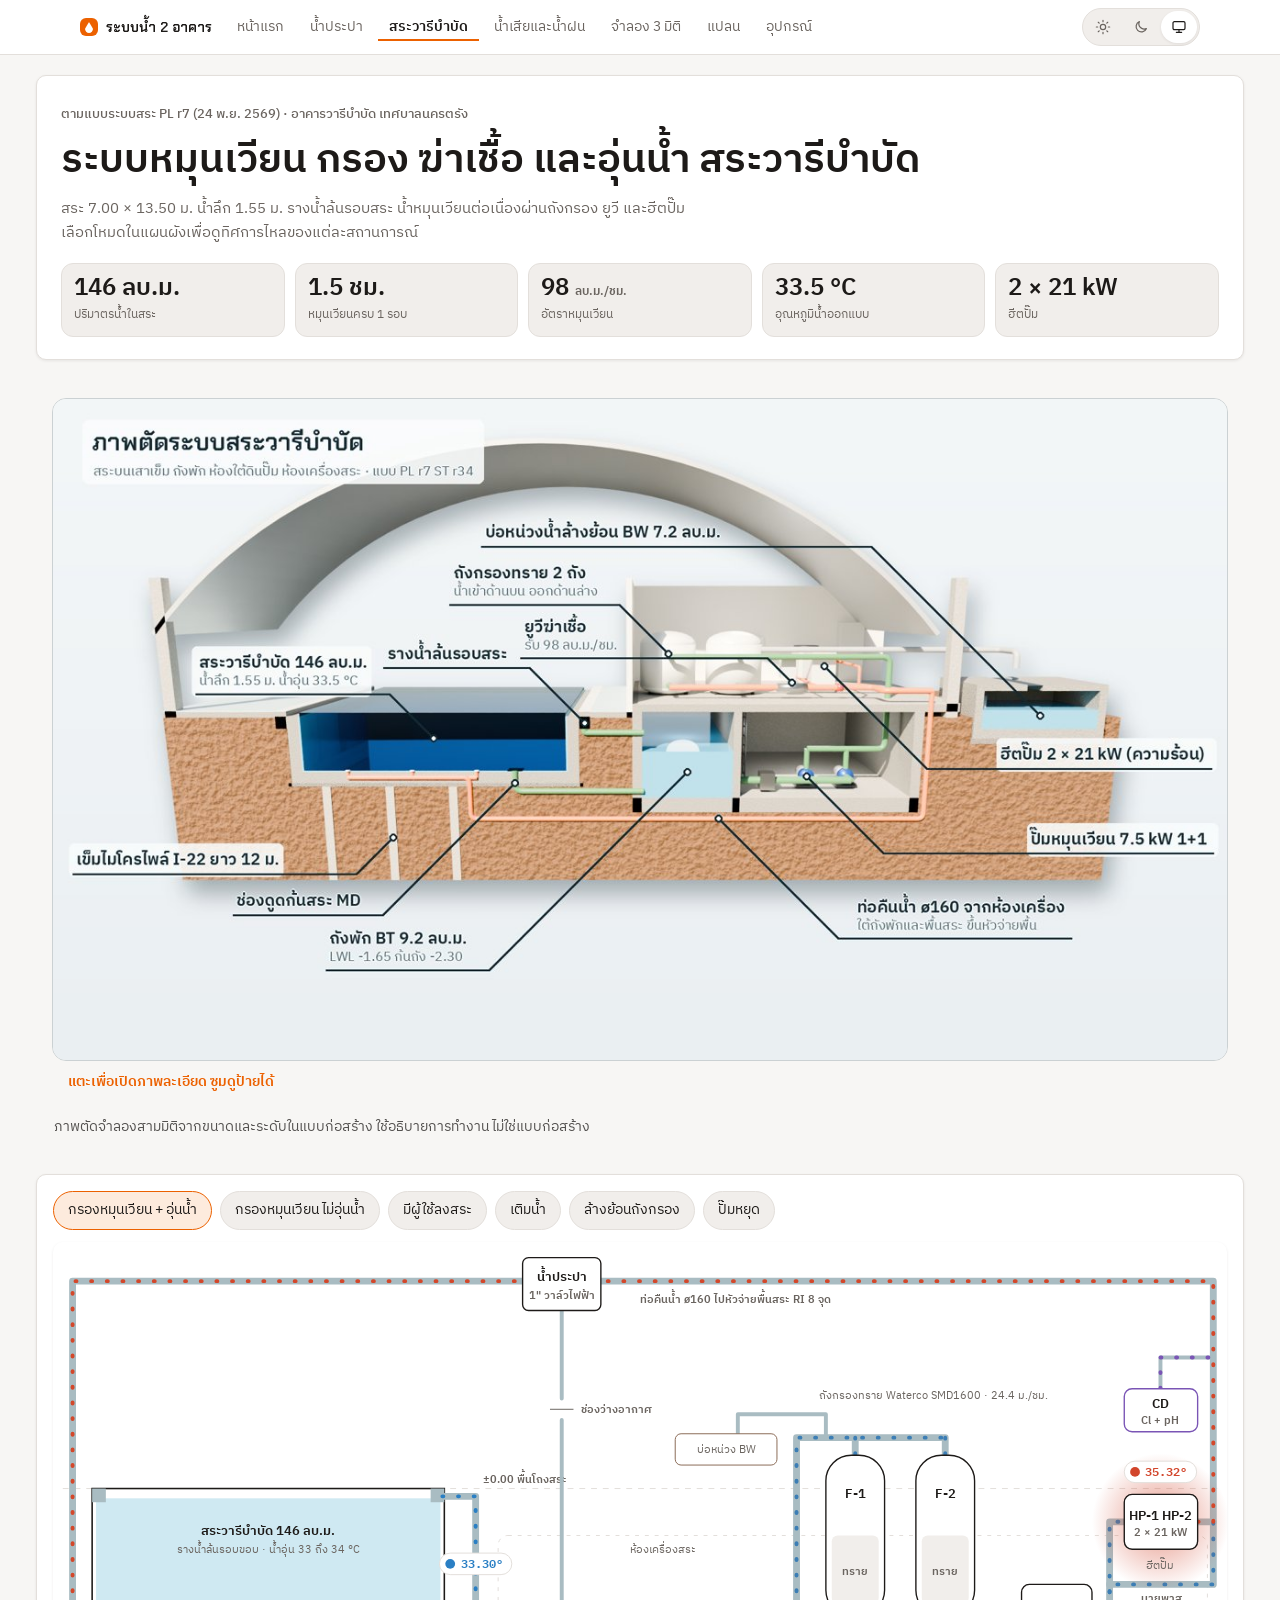
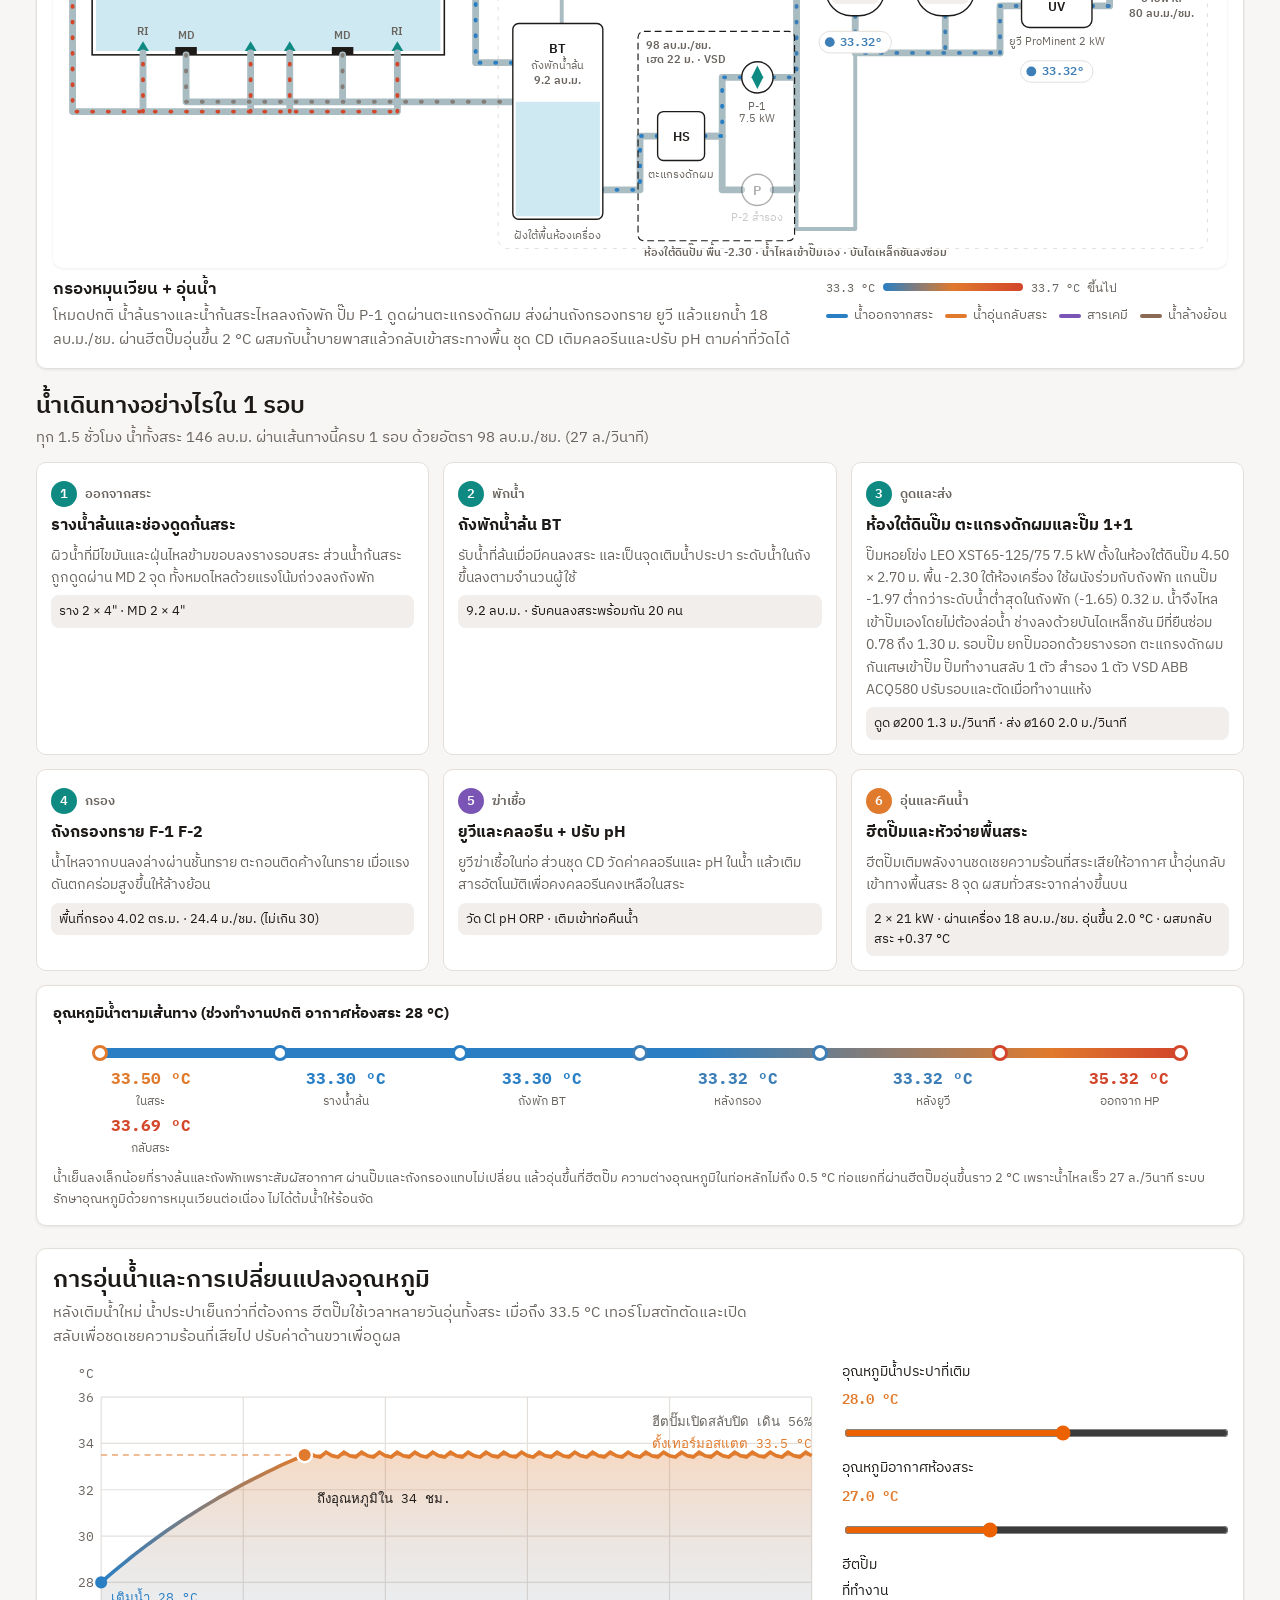
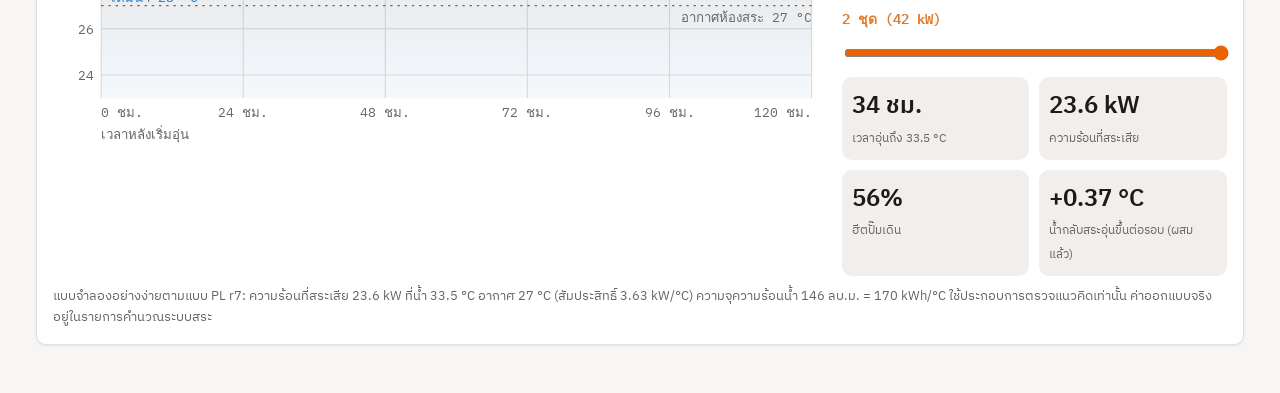
<file: ระบบน้ำสระวารีบำบัด_ภาพด้านข้าง.html>
<!doctype html><html lang="th"><head><meta charset="utf-8"><meta name="viewport" content="width=device-width,initial-scale=1,viewport-fit=cover"><title>ระบบน้ำสระวารีบำบัด</title><meta name="claude:viewport-fit-sides" content="cover"><link rel="preconnect" href="https://fonts.googleapis.com"><link rel="stylesheet" href="https://fonts.googleapis.com/css2?family=Chakra+Petch:wght@500;600&family=IBM+Plex+Sans+Thai:wght@400;500;600;700&family=IBM+Plex+Mono:wght@400;600&display=swap"><script>try{var t=localStorage.getItem('w2b-theme');if(t&&t!=='auto')document.documentElement.setAttribute('data-theme',t)}catch(e){}</script><meta property="og:title" content="ระบบน้ำ 2 อาคาร เทศบาลนครตรัง"><meta property="og:description" content="ระบบประปา สระวารีบำบัด น้ำเสีย พร้อมภาพตัด 3 มิติและการจำลองการทำงาน"><meta property="og:type" content="website"><meta property="og:image" content="https://woxahqoffice.github.io/sanitary-hydro-pool-overview/og-cover.jpg"><meta name="twitter:card" content="summary_large_image"><link rel="manifest" href="manifest.webmanifest"><meta name="theme-color" content="#ffffff"><meta name="apple-mobile-web-app-capable" content="yes"><meta name="mobile-web-app-capable" content="yes"><meta name="apple-mobile-web-app-status-bar-style" content="default"><meta name="apple-mobile-web-app-title" content="ระบบน้ำตรัง"><link rel="apple-touch-icon" href="apple-touch-icon.png"><link rel="icon" href="icon-192.png" type="image/png"></head><body><style>
.snav{--nv-bg:#ffffff;--nv-ink:#132a33;--nv-mut:#58707a;--nv-line:#d3dfe3;--nv-acc:#1677a8;--nv-hov:#eef4f6}
@media (prefers-color-scheme:dark){:root:not([data-theme="light"]) .snav{--nv-bg:#122229;--nv-ink:#dcebf0;--nv-mut:#8aa4ad;--nv-line:#24404a;--nv-acc:#47aee0;--nv-hov:#183039}}
:root[data-theme="dark"] .snav{--nv-bg:#122229;--nv-ink:#dcebf0;--nv-mut:#8aa4ad;--nv-line:#24404a;--nv-acc:#47aee0;--nv-hov:#183039}
.snav{position:sticky;top:env(safe-area-inset-top,0px);z-index:50;background:var(--nv-bg);border-bottom:1px solid var(--nv-line);
 padding-left:max(16px,env(safe-area-inset-left,0px));padding-right:max(16px,env(safe-area-inset-right,0px));font-family:"IBM Plex Sans Thai",system-ui,sans-serif}
.snav .in{max-width:1120px;margin:0 auto;display:flex;align-items:center;gap:4px;overflow-x:auto;padding-block:8px;scrollbar-width:none}
.snav .brand{font:600 14px "Chakra Petch","IBM Plex Sans Thai",sans-serif;white-space:nowrap;margin-right:10px;color:var(--nv-ink);text-decoration:none;display:flex;gap:8px;align-items:center}
.snav .brand i{width:18px;height:18px;border-radius:50% 50% 50% 0;transform:rotate(-45deg);background:var(--nv-acc);display:inline-block}
.snav a.l{white-space:nowrap;font-size:13.5px;line-height:1.4;text-decoration:none;color:var(--nv-mut);padding:5px 11px;border-radius:8px}
.snav a.l:hover{color:var(--nv-ink);background:var(--nv-hov)}
.snav a.l.on{color:var(--nv-bg);background:var(--nv-ink)}
.snav a:focus-visible{outline:2px solid #d9692b;outline-offset:2px}
</style><nav class="snav" aria-label="หน้าในเว็บไซต์"><div class="in"><a class="brand" href="index.html"><i></i>ระบบน้ำ 2 อาคาร</a><a class="l" href="index.html">หน้าแรก</a><a class="l" href="water.html">น้ำประปา</a><a class="l on" href="ระบบน้ำสระวารีบำบัด_ภาพด้านข้าง.html" aria-current="page">สระวารีบำบัด</a><a class="l" href="sanitary.html">น้ำเสียและน้ำฝน</a><a class="l" href="sim.html">จำลอง 3 มิติ</a><a class="l" href="plan.html">แปลน</a><a class="l" href="equipment.html"><span class="nw">อุปกรณ์</span></a></div></nav>
<meta name="claude:viewport-fit-sides" content="cover">
<link rel="preconnect" href="https://fonts.googleapis.com">
<link rel="stylesheet" href="https://fonts.googleapis.com/css2?family=IBM+Plex+Sans+Thai:wght@400;500;600;700&family=IBM+Plex+Mono:wght@400;600&display=swap">
<style>
/* Layout: แถบหัวเรื่อง → แผนผังเคลื่อนไหวเต็มกว้าง + แผงโหมด → การ์ดขั้นตอน 6 ใบ → กราฟอุณหภูมิแบบปรับค่าได้ */
:root{
  --bg:#edf3f4; --surface:#ffffff; --ink:#0f2a33; --muted:#566f78; --line:#c7d7db;
  --water:#cfe9f2; --water-edge:#2a86a8; --pipe:#a9bcc2; --cool:#2a7fc4; --warm:#e07a2c; --hot:#d2452b;
  --teal:#0e8a83; --chem:#7a55b5; --waste:#8a6a55; --chip:#f3f8f9; --grid:#e1eaec;
  --f-text:"IBM Plex Sans Thai",system-ui,sans-serif; --f-mono:"IBM Plex Mono",ui-monospace,monospace;
}
@media (prefers-color-scheme:dark){:root:not([data-theme="light"]){
  --bg:#0a171c; --surface:#0f2229; --ink:#e2f0f2; --muted:#8fb0b8; --line:#23404a;
  --water:#123a4a; --water-edge:#4fb3d6; --pipe:#3b5862; --cool:#58a8ec; --warm:#f29a4e; --hot:#ff6a4d;
  --teal:#3cc2b8; --chem:#a988e0; --waste:#b08f78; --chip:#14303a; --grid:#17323b; color-scheme:dark}}
:root[data-theme="dark"]{
  --bg:#0a171c; --surface:#0f2229; --ink:#e2f0f2; --muted:#8fb0b8; --line:#23404a;
  --water:#123a4a; --water-edge:#4fb3d6; --pipe:#3b5862; --cool:#58a8ec; --warm:#f29a4e; --hot:#ff6a4d;
  --teal:#3cc2b8; --chem:#a988e0; --waste:#b08f78; --chip:#14303a; --grid:#17323b; color-scheme:dark}
*{box-sizing:border-box}
body{background:var(--bg);color:var(--ink);font-family:var(--f-text);font-size:15px;line-height:1.6;
  margin:0}
.wrap{padding-left:max(16px,env(safe-area-inset-left,0px));padding-right:max(16px,env(safe-area-inset-right,0px));padding-block:20px 48px}
.wrap{max-width:1240px;margin:0 auto;display:grid;gap:22px}
header h1{font-size:clamp(24px,3.4vw,36px);line-height:1.25;margin:0;font-weight:700;text-wrap:balance}
header p{margin:6px 0 0;color:var(--muted);max-width:72ch}
.tag{display:inline-block;font-family:var(--f-mono);font-size:12px;letter-spacing:.06em;text-transform:uppercase;color:var(--teal);margin-bottom:6px}
.panel{background:var(--surface);border:1px solid var(--line);border-radius:14px;padding:16px}
.modes{display:flex;flex-wrap:wrap;gap:8px;margin-bottom:12px}
.modes button{font:inherit;font-size:14px;border:1px solid var(--line);background:var(--chip);color:var(--ink);padding:7px 14px;border-radius:999px;cursor:pointer}
.modes button[aria-pressed="true"]{background:var(--teal);border-color:var(--teal);color:#fff}
.modes button:focus-visible,.ctl input:focus-visible{outline:2px solid var(--warm);outline-offset:2px}
.diagram{overflow-x:auto}
.diagram svg{display:block;width:100%;min-width:760px;height:auto}
.caption{display:flex;gap:16px;flex-wrap:wrap;align-items:flex-start;margin-top:10px}
.caption .now{flex:1 1 380px;min-width:0}
.caption h3{margin:0 0 4px;font-size:17px}
.caption p{margin:0;color:var(--muted)}
.legend{display:flex;flex-wrap:wrap;gap:12px;font-size:13px;color:var(--muted)}
.legend i{display:inline-block;width:22px;height:4px;border-radius:2px;vertical-align:middle;margin-right:6px}
.scale{display:flex;align-items:center;gap:8px;font-family:var(--f-mono);font-size:12px;color:var(--muted)}
.scale span.bar{width:140px;height:8px;border-radius:4px;background:linear-gradient(90deg,var(--cool),var(--warm),var(--hot))}

/* svg */
.lbl{font-family:var(--f-text);font-size:13px;fill:var(--ink);font-weight:600}
.sub{font-family:var(--f-text);font-size:11px;fill:var(--muted)}
.num{font-family:var(--f-mono);font-size:11px;fill:var(--muted)}
.box{fill:var(--surface);stroke:var(--ink);stroke-width:1.4}
.pipe{fill:none;stroke:var(--pipe);stroke-width:7;stroke-linecap:round;stroke-linejoin:round}
.pipe.thin{stroke-width:4}
.flow{fill:none;stroke-width:4;stroke-linecap:round;stroke-dasharray:1 15;opacity:0;transition:opacity .4s}
.flow.on{opacity:1;animation:run var(--dur,2.4s) linear infinite}
@keyframes run{to{stroke-dashoffset:-64}}
.dim{opacity:.35;transition:opacity .4s}
.hp-glow{opacity:0;transition:opacity .5s}
.heat .hp-glow{opacity:1}
.chipT rect{fill:var(--surface);stroke:var(--line)}
.chipT text{font-family:var(--f-mono);font-size:12px;font-weight:600}
.waterlevel{transition:y .9s ease,height .9s ease}
@media (prefers-reduced-motion:reduce){.flow.on{animation:none;stroke-dasharray:6 6}}

/* cards */
.steps{display:grid;grid-template-columns:repeat(3,minmax(0,1fr));gap:14px}
@media (max-width:900px){.steps{grid-template-columns:repeat(2,minmax(0,1fr))}}
@media (max-width:560px){.steps{grid-template-columns:1fr}}
.step{background:var(--surface);border:1px solid var(--line);border-radius:12px;padding:14px;display:grid;gap:6px;align-content:start;min-width:0}
.step .k{font-family:var(--f-mono);font-size:12px;color:var(--teal);letter-spacing:.05em}
.step h4{margin:0;font-size:16px}
.step p{margin:0;font-size:14px;color:var(--muted)}
.step .fig{font-family:var(--f-mono);font-size:13px;color:var(--ink);background:var(--chip);border-radius:8px;padding:6px 8px}
h2{font-size:21px;margin:0 0 4px}
.lead{color:var(--muted);margin:0 0 12px;max-width:80ch}

/* chart */
.chartgrid{display:grid;grid-template-columns:minmax(0,2fr) minmax(0,1fr);gap:18px}
@media (max-width:860px){.chartgrid{grid-template-columns:1fr}}
.ctl{display:grid;gap:14px;align-content:start}
.ctl label{display:grid;gap:4px;font-size:14px}
.ctl output{font-family:var(--f-mono);font-weight:600;color:var(--warm)}
.ctl input[type=range]{width:100%;accent-color:var(--teal)}
.kpis{display:grid;grid-template-columns:1fr 1fr;gap:10px}
.kpi{background:var(--chip);border-radius:10px;padding:10px}
.kpi b{display:block;font-family:var(--f-mono);font-size:20px;font-variant-numeric:tabular-nums}
.kpi span{font-size:12px;color:var(--muted)}
#chart text{font-family:var(--f-mono);font-size:11px;fill:var(--muted)}
.note{font-size:13px;color:var(--muted);margin:10px 0 0}
.tline{display:grid;grid-template-columns:repeat(6,minmax(0,1fr));gap:0;margin-top:6px}
.track+.tline .tnode{padding-top:2px}
@media (max-width:700px){.tline{grid-template-columns:repeat(3,minmax(0,1fr));row-gap:8px}.track{display:none}}
.tnode{text-align:center;font-size:12px;color:var(--muted);min-width:0}
.tnode b{display:block;font-family:var(--f-mono);font-size:16px}

/* v2: แถบหัวเรื่องลายน้ำ + ตัวเลขหลัก + ขั้นตอนต่อเนื่อง + รางอุณหภูมิ */
.hero{position:relative;overflow:hidden;border-radius:18px;padding:26px 24px 22px;background:
  radial-gradient(120% 140% at 100% 0%, color-mix(in srgb,var(--warm) 22%, transparent) 0%, transparent 55%),
  linear-gradient(135deg, color-mix(in srgb,var(--water-edge) 92%, #000) 0%, var(--water-edge) 55%, color-mix(in srgb,var(--teal) 85%, #000) 100%);color:#fff}
.hero::after{content:"";position:absolute;inset:auto -10% -40px -10%;height:90px;background:
  repeating-radial-gradient(ellipse at 50% 100%, rgba(255,255,255,.10) 0 2px, transparent 2px 18px);pointer-events:none}
.hero .tag{color:#d6f3f1}
.hero h1{color:#fff}
.hero p{color:rgba(255,255,255,.86)}
.stats{position:relative;z-index:1;display:grid;grid-template-columns:repeat(5,minmax(0,1fr));gap:10px;margin-top:18px}
@media (max-width:820px){.stats{grid-template-columns:repeat(2,minmax(0,1fr))}}
.stat{background:rgba(255,255,255,.12);border:1px solid rgba(255,255,255,.22);border-radius:12px;padding:10px 12px;backdrop-filter:blur(4px);min-width:0}
.stat b{display:block;font-family:var(--f-mono);font-size:22px;font-weight:600;font-variant-numeric:tabular-nums;line-height:1.2}
.stat span{font-size:12px;color:rgba(255,255,255,.8)}
.steps{counter-reset:st}
.step{position:relative;padding-top:18px}
.step .k{display:flex;align-items:center;gap:8px}
.step .k::before{counter-increment:st;content:counter(st);display:grid;place-items:center;width:26px;height:26px;border-radius:50%;
  background:var(--teal);color:#fff;font-weight:600;font-size:13px;flex:none}
.step:nth-child(6) .k::before{background:var(--warm)}
.step:nth-child(5) .k::before{background:var(--chem)}
.track{position:relative;height:10px;border-radius:5px;margin:22px 4% 6px;background:linear-gradient(90deg,var(--cool) 0%,var(--cool) 55%,var(--warm) 88%,var(--hot) 100%)}
.track i{position:absolute;top:50%;width:16px;height:16px;margin:-8px 0 0 -8px;border-radius:50%;background:var(--surface);border:3px solid var(--ink)}
</style>

<div class="wrap">
<header class="hero">
  <div class="tag">ตามแบบระบบสระ PL r7 (24 พ.ย. 2569) · อาคารวารีบำบัด เทศบาลนครตรัง</div>
  <h1>ระบบหมุนเวียน กรอง <span class="nw">ฆ่าเชื้อ</span> และอุ่นน้ำ <span class="nw">สระวารีบำบัด</span></h1>
  <p>สระ 7.00 × 13.50 ม. น้ำลึก 1.55 ม. รางน้ำล้นรอบสระ น้ำหมุนเวียนต่อเนื่องผ่านถังกรอง ยูวี และ<span class="nw">ฮีตปั๊ม</span> เลือกโหมดในแผนผังเพื่อดูทิศการไหลของแต่ละสถานการณ์</p>
  <div class="stats">
    <div class="stat"><b>146 ลบ.ม.</b><span>ปริมาตรน้ำในสระ</span></div>
    <div class="stat"><b>1.5 ชม.</b><span>หมุนเวียนครบ 1 รอบ</span></div>
    <div class="stat"><b>98 <span class="nw">ลบ.ม./ชม.</span></b><span>อัตราหมุนเวียน</span></div>
    <div class="stat"><b>33.5 °C</b><span>อุณหภูมิน้ำออกแบบ</span></div>
    <div class="stat"><b>2 × 21 kW</b><span><span class="nw">ฮีตปั๊ม</span></span></div>
  </div>
</header><figure style="margin:16px auto 6px;max-width:1240px;padding:0 max(16px,env(safe-area-inset-left,0px));box-sizing:border-box"><img src="render_pool.jpg" alt="ภาพตัดสามมิติ สระวารีบำบัดบนเสาเข็ม ถังพัก ห้องใต้ดินปั๊ม ถังกรองทราย ยูวี และฮีตปั๊ม" loading="lazy" width="1280" height="720" style="display:block;width:100%;height:auto;border-radius:14px;border:1px solid rgba(120,140,150,.35)"><figcaption style="font-size:13.5px;opacity:.75;padding:8px 2px">ภาพตัดจำลองสามมิติจากขนาดและระดับในแบบก่อสร้าง ใช้อธิบายการทำงาน ไม่ใช่แบบก่อสร้าง</figcaption></figure>

<section class="panel" aria-label="แผนผังการไหล">
  <div class="modes" role="group" aria-label="โหมดการทำงาน">
    <button data-mode="run" aria-pressed="true">กรองหมุนเวียน + อุ่นน้ำ</button>
    <button data-mode="cold" aria-pressed="false">กรองหมุนเวียน ไม่อุ่นน้ำ</button>
    <button data-mode="bathers" aria-pressed="false">มีผู้ใช้ลงสระ</button>
    <button data-mode="makeup" aria-pressed="false">เติมน้ำ</button>
    <button data-mode="backwash" aria-pressed="false">ล้างย้อนถังกรอง</button>
    <button data-mode="idle" aria-pressed="false">ปั๊มหยุด</button>
  </div>
  <div class="diagram">
  <svg id="sys" viewBox="0 0 1200 640" role="img" aria-label="แผนผังระบบน้ำสระวารีบำบัด">
    <defs>
      <linearGradient id="tGrad" x1="0" x2="1"><stop offset="0" stop-color="var(--cool)"/><stop offset="1" stop-color="var(--warm)"/></linearGradient>
      <radialGradient id="glow"><stop offset="0" stop-color="var(--hot)" stop-opacity=".55"/><stop offset="1" stop-color="var(--hot)" stop-opacity="0"/></radialGradient>
      <marker id="ar" viewBox="0 0 10 10" refX="5" refY="5" markerWidth="7" markerHeight="7" orient="auto"><path d="M0 0L10 5L0 10z" fill="var(--muted)"/></marker>
    </defs>
    <!-- ระดับพื้น -->
    <line x1="10" y1="252" x2="1190" y2="252" stroke="var(--line)" stroke-dasharray="6 6"/>
    <text class="num" x="440" y="246">±0.00 พื้นโถงสระ</text>
    <rect x="455" y="300" width="725" height="320" rx="10" fill="none" stroke="var(--line)" stroke-dasharray="4 6"/>
    <text class="sub" x="590" y="318">ห้องเครื่องสระ</text>

    <!-- สระ -->
    <g id="pool">
      <rect x="40" y="252" width="360" height="170" fill="var(--surface)" stroke="var(--ink)" stroke-width="1.6"/>
      <rect id="poolWater" x="44" y="262" width="352" height="156" fill="var(--water)"/>
      <rect x="40" y="252" width="14" height="14" fill="var(--pipe)"/><rect x="386" y="252" width="14" height="14" fill="var(--pipe)"/>
      <text class="lbl" x="220" y="300" text-anchor="middle">สระวารีบำบัด 146 ลบ.ม.</text>
      <text id="poolT" class="sub" x="220" y="318" text-anchor="middle">รางน้ำล้นรอบขอบ · น้ำอุ่น 33 ถึง 34 °C</text>
      <g id="bathers" opacity="0">
        <circle cx="140" cy="276" r="7" fill="var(--muted)"/><circle cx="190" cy="279" r="7" fill="var(--muted)"/><circle cx="265" cy="275" r="7" fill="var(--muted)"/><circle cx="310" cy="280" r="7" fill="var(--muted)"/>
      </g>
      <rect x="125" y="414" width="22" height="8" fill="var(--ink)"/><rect x="285" y="414" width="22" height="8" fill="var(--ink)"/>
      <text class="num" x="136" y="406" text-anchor="middle">MD</text><text class="num" x="296" y="406" text-anchor="middle">MD</text>
      <g fill="var(--teal)"><path d="M86 418l6-10 6 10z"/><path d="M196 418l6-10 6 10z"/><path d="M236 418l6-10 6 10z"/><path d="M346 418l6-10 6 10z"/></g>
      <text class="num" x="92" y="402" text-anchor="middle">RI</text><text class="num" x="352" y="402" text-anchor="middle">RI</text>
    </g>

    <!-- ท่อพื้นหลัง -->
    <g id="pipes">
      <path id="p-over" class="pipe" d="M398 260 H432 V430 H470"/>
      <path id="p-md" class="pipe" d="M136 422 V470 H296 M296 422 V470 H446 V470 H470"/>
      <path id="p-suc" class="pipe" d="M560 560 H600 V505 H618"/>
      <path id="p-p1" class="pipe" d="M666 505 H684 V445 H704"/>
      <path id="p-p2" class="pipe" d="M666 505 H684 V560 H704"/>
      <path id="p-dis" class="pipe" d="M736 445 H760 V560 H736 M760 445 V200 H912 M820 200 V218 M912 200 V218"/>
      <path id="p-fout" class="pipe" d="M820 382 V420 H968 M912 382 V420"/>
      <path id="p-uv" class="pipe" d="M968 420 V372 H990"/>
      <path id="p-hp" class="pipe" d="M1062 372 H1080 V286 H1095"/>
      <path id="p-byp" class="pipe" d="M1080 350 H1186 V286"/>
      <path id="p-ret" class="pipe" d="M1170 286 H1186 V40 H20 V480 H352 M92 480 V420 M202 480 V420 M242 480 V420 M352 480 V420"/>
      <path id="p-mk" class="pipe thin" d="M520 70 V160 M520 182 V390"/>
      <path id="p-bw" class="pipe thin" d="M760 560 V600 H820 V382 M790 200 V176 H700 V196"/>
      <path id="p-cd" class="pipe thin" d="M1132 150 V118 H1186"/>
    </g>

    <!-- เส้นการไหล (เคลื่อนไหว) -->
    <g id="flows">
      <path class="flow" data-k="over" data-t="33.3" d="M398 260 H432 V430 H470"/>
      <path class="flow" data-k="md" data-t="33.4" d="M136 422 V470 H470"/>
      <path class="flow" data-k="md" data-t="33.4" d="M296 422 V470"/>
      <path class="flow" data-k="suc" data-t="33.3" d="M560 560 H600 V505 H618"/>
      <path class="flow" data-k="p1" data-t="33.3" d="M666 505 H684 V445 H704"/>
      <path class="flow" data-k="dis" data-t="33.32" d="M736 445 H760 V200 H912"/>
      <path class="flow" data-k="dis" data-t="33.32" d="M820 200 V218"/>
      <path class="flow" data-k="dis" data-t="33.32" d="M912 200 V218"/>
      <path class="flow" data-k="fout" data-t="33.32" d="M820 382 V420 H968"/>
      <path class="flow" data-k="fout" data-t="33.32" d="M912 382 V420"/>
      <path class="flow" data-k="uv" data-t="33.32" d="M968 420 V372 H990"/>
      <path class="flow" data-k="hp" data-t="33.32" d="M1062 372 H1080 V286 H1095"/>
      <path class="flow" data-k="byp" data-t="33.32" d="M1062 372 H1080 V350 H1186 V286"/>
      <path class="flow" data-k="ret" data-t="33.69" d="M1170 286 H1186 V40 H20 V480 H352"/>
      <path class="flow" data-k="ret" data-t="33.69" d="M92 480 V420"/><path class="flow" data-k="ret" data-t="33.69" d="M202 480 V420"/>
      <path class="flow" data-k="ret" data-t="33.69" d="M242 480 V420"/><path class="flow" data-k="ret" data-t="33.69" d="M352 480 V420"/>
      <path class="flow" data-k="mk" data-c="var(--cool)" d="M520 70 V160 M520 182 V390"/>
      <path class="flow" data-k="bwd" data-c="var(--waste)" d="M820 376 V226"/>
      <path class="flow" data-k="bw" data-c="var(--waste)" d="M820 218 V200 H790 V176 H700 V196"/>
            <path class="flow" data-k="bwin" data-t="33.3" d="M736 445 H760 V600 H820 V382"/>
      <path class="flow" data-k="cd" data-c="var(--chem)" d="M1132 150 V118 H1186"/>
    </g>

    <!-- ถังพักน้ำล้น -->
    <g>
      <rect x="470" y="390" width="92" height="200" class="box" rx="6"/>
      <rect id="btWater" class="waterlevel" x="473" y="470" width="86" height="117" fill="var(--water)"/>
      <text class="lbl" x="516" y="420" text-anchor="middle">BT</text>
      <text class="sub" x="516" y="436" text-anchor="middle">ถังพักน้ำล้น</text>
      <text class="num" x="516" y="452" text-anchor="middle">9.2 ลบ.ม.</text>
      <text class="sub" x="516" y="610" text-anchor="middle">ฝังใต้พื้นห้องเครื่อง</text>
    </g>
    <!-- ประปาเติม -->
    <g>
      <rect x="480" y="16" width="80" height="54" class="box" rx="6"/>
      <text class="lbl" x="520" y="40" text-anchor="middle">น้ำประปา</text>
      <text class="num" x="520" y="58" text-anchor="middle">1" วาล์วไฟฟ้า</text>
      <line x1="508" y1="171" x2="532" y2="171" stroke="var(--muted)"/><text class="num" x="540" y="175">ช่องว่างอากาศ</text>
    </g>
    <!-- ห้องใต้ดินปั๊ม -->
    <rect x="598" y="398" width="160" height="214" rx="6" fill="none" stroke="var(--ink)" stroke-dasharray="7 4" stroke-width="1.2"/>
    <text class="num" x="604" y="628">ห้องใต้ดินปั๊ม พื้น -2.30 · น้ำไหลเข้าปั๊มเอง · บันไดเหล็กชันลงซ่อม</text>
    <!-- HS -->
    <g><rect x="618" y="480" width="48" height="50" class="box" rx="6"/><text class="lbl" x="642" y="510" text-anchor="middle">HS</text>
      <text class="sub" x="642" y="548" text-anchor="middle">ตะแกรงดักผม</text></g>
    <!-- ปั๊ม -->
    <g id="pump1"><circle cx="720" cy="445" r="16" class="box"/><path id="imp1" d="M720 433 L726 445 L720 457 L714 445z" fill="var(--teal)"/>
      <text class="sub" x="720" y="478" text-anchor="middle">P-1</text><text class="sub" x="720" y="491" text-anchor="middle">7.5 kW</text></g>
    <g id="pump2" class="dim"><circle cx="720" cy="560" r="16" class="box"/><text class="lbl" x="720" y="565" text-anchor="middle">P</text>
      <text class="sub" x="720" y="592" text-anchor="middle">P-2 สำรอง</text></g>
    <text class="num" x="606" y="416">98 ลบ.ม./ชม.</text><text class="num" x="606" y="430">เฮด 22 ม. · VSD</text>
    <!-- ถังกรอง -->
    <g>
      <rect x="790" y="218" width="60" height="164" rx="26" class="box"/><rect x="882" y="218" width="60" height="164" rx="26" class="box"/>
      <rect x="796" y="300" width="48" height="70" rx="6" fill="var(--chip)"/><rect x="888" y="300" width="48" height="70" rx="6" fill="var(--chip)"/>
      <text class="lbl" x="820" y="262" text-anchor="middle">F-1</text><text class="lbl" x="912" y="262" text-anchor="middle">F-2</text>
      <text class="num" x="820" y="340" text-anchor="middle">ทราย</text><text class="num" x="912" y="340" text-anchor="middle">ทราย</text>
      <text class="sub" x="900" y="160" text-anchor="middle">ถังกรองทราย Waterco SMD1600 · 24.4 ม./ชม.</text>
    </g>
    <!-- UV -->
    <g><rect x="990" y="350" width="72" height="44" rx="8" class="box"/><text class="lbl" x="1026" y="377" text-anchor="middle">UV</text>
      <text class="sub" x="1026" y="412" text-anchor="middle">ยูวี ProMinent 2 kW</text></g>
    <!-- HP -->
    <g id="hpG">
      <circle class="hp-glow" cx="1132" cy="286" r="70" fill="url(#glow)"/>
      <rect x="1095" y="258" width="75" height="56" rx="8" class="box"/>
      <text class="lbl" x="1132" y="284" text-anchor="middle">HP-1 HP-2</text>
      <text class="num" x="1132" y="301" text-anchor="middle">2 × 21 kW</text>
      <text class="sub" x="1132" y="334" text-anchor="middle">ฮีตปั๊ม</text>
    </g>
    <text class="num" x="1133" y="368" text-anchor="middle">บายพาส</text><text class="num" x="1133" y="383" text-anchor="middle">80 ลบ.ม./ชม.</text>
    <text id="hpOff" class="lbl" x="1132" y="246" text-anchor="middle" style="fill:var(--muted);opacity:0;transition:opacity .4s">ปิดเครื่อง</text>
    <!-- CD -->
    <g><rect x="1095" y="150" width="75" height="44" rx="8" class="box" style="stroke:var(--chem)"/><text class="lbl" x="1132" y="170" text-anchor="middle">CD</text>
      <text class="num" x="1132" y="186" text-anchor="middle">Cl + pH</text></g>
    <!-- ระบายล้างย้อน -->
    <g><rect x="636" y="196" width="104" height="32" rx="6" fill="var(--surface)" stroke="var(--waste)"/><text class="sub" x="688" y="216" text-anchor="middle">บ่อหน่วง BW</text></g>
    <text class="num" x="600" y="62">ท่อคืนน้ำ ø160 ไปหัวจ่ายพื้นสระ RI 8 จุด</text>

    <!-- อุณหภูมิ -->
    <g id="chips"></g>
  </svg>
  </div>
  <div class="caption">
    <div class="now"><h3 id="mTitle"></h3><p id="mText"></p></div>
    <div style="display:grid;gap:8px">
      <div class="scale">33.3 °C <span class="bar"></span> 33.7 °C ขึ้นไป</div>
      <div class="legend"><span><i style="background:var(--cool)"></i>น้ำออกจากสระ</span><span><i style="background:var(--warm)"></i>น้ำอุ่นกลับสระ</span><span><i style="background:var(--chem)"></i>สารเคมี</span><span><i style="background:var(--waste)"></i>น้ำล้างย้อน</span></div>
    </div>
  </div>
</section>

<section>
  <h2>น้ำเดินทางอย่างไรใน 1 รอบ</h2>
  <p class="lead">ทุก 1.5 ชั่วโมง น้ำทั้งสระ 146 ลบ.ม. ผ่านเส้นทางนี้ครบ 1 รอบ ด้วยอัตรา 98 <span class="nw">ลบ.ม./ชม.</span> (27 ล./วินาที)</p>
  <div class="steps">
    <div class="step"><span class="k">ออกจากสระ</span><h4>รางน้ำล้นและช่องดูดก้นสระ</h4><p>ผิวน้ำที่มี<span class="nw">ไขมัน</span>และฝุ่นไหลข้ามขอบลงรางรอบสระ ส่วนน้ำก้นสระถูกดูดผ่าน MD 2 จุด ทั้งหมดไหลด้วยแรงโน้มถ่วงลงถังพัก</p><span class="fig">ราง 2 × 4" · MD 2 × 4"</span></div>
    <div class="step"><span class="k">พักน้ำ</span><h4>ถังพักน้ำล้น BT</h4><p>รับน้ำที่ล้นเมื่อมีคนลงสระ และเป็นจุดเติมน้ำประปา ระดับน้ำในถังขึ้นลงตามจำนวนผู้ใช้</p><span class="fig">9.2 ลบ.ม. · รับคนลงสระพร้อมกัน 20 คน</span></div>
    <div class="step"><span class="k">ดูดและส่ง</span><h4>ห้องใต้ดินปั๊ม ตะแกรงดักผมและปั๊ม 1+1</h4><p>ปั๊มหอยโข่ง LEO XST65-125/75 7.5 kW ตั้งในห้องใต้ดินปั๊ม 4.50 × 2.70 ม. พื้น -2.30 ใต้ห้องเครื่อง ใช้ผนังร่วมกับถังพัก แกนปั๊ม -1.97 ต่ำกว่าระดับน้ำต่ำสุดในถังพัก (-1.65) 0.32 ม. น้ำจึงไหลเข้าปั๊มเองโดยไม่ต้องล่อน้ำ ช่างลงด้วยบันไดเหล็กชัน มีที่ยืนซ่อม 0.78 ถึง 1.30 ม. รอบปั๊ม ยกปั๊มออกด้วยรางรอก ตะแกรงดักผมกันเศษเข้าปั๊ม ปั๊มทำงานสลับ 1 ตัว สำรอง 1 ตัว VSD ABB ACQ580 ปรับรอบและตัดเมื่อทำงานแห้ง</p><span class="fig">ดูด ø200 1.3 ม./วินาที · ส่ง ø160 2.0 ม./วินาที</span></div>
    <div class="step"><span class="k">กรอง</span><h4>ถังกรองทราย F-1 F-2</h4><p>น้ำไหลจากบนลงล่างผ่านชั้นทราย ตะกอนติดค้างในทราย เมื่อแรงดันตกคร่อมสูงขึ้นให้ล้างย้อน</p><span class="fig">พื้นที่กรอง 4.02 ตร.ม. · 24.4 ม./ชม. (ไม่เกิน 30)</span></div>
    <div class="step"><span class="k">ฆ่าเชื้อ</span><h4>ยูวีและคลอรีน + ปรับ pH</h4><p>ยูวีฆ่าเชื้อในท่อ ส่วนชุด CD วัดค่าคลอรีนและ pH ในน้ำ แล้วเติมสารอัตโนมัติเพื่อคงคลอรีนคงเหลือในสระ</p><span class="fig">วัด Cl pH ORP · เติมเข้าท่อคืนน้ำ</span></div>
    <div class="step"><span class="k">อุ่นและคืนน้ำ</span><h4><span class="nw">ฮีตปั๊ม</span>และหัวจ่ายพื้นสระ</h4><p><span class="nw">ฮีตปั๊ม</span>เติมพลังงานชดเชย<span class="nw">ความร้อน</span>ที่สระเสียให้อากาศ น้ำอุ่นกลับเข้าทางพื้นสระ 8 จุด ผสมทั่วสระจากล่างขึ้นบน</p><span class="fig">2 × 21 kW · ผ่านเครื่อง 18 <span class="nw">ลบ.ม./ชม.</span> อุ่นขึ้น 2.0 °C · ผสมกลับสระ +0.37 °C</span></div>
  </div>
  <div class="panel" style="margin-top:14px">
    <strong style="font-size:15px">อุณหภูมิน้ำตามเส้นทาง (ช่วงทำงานปกติ อากาศห้องสระ 28 °C)</strong>
    <div class="track" id="track"></div>
    <div class="tline" id="tline"></div>
    <p class="note">น้ำเย็นลงเล็กน้อยที่รางล้นและถังพักเพราะสัมผัสอากาศ ผ่านปั๊มและถังกรองแทบไม่เปลี่ยน แล้วอุ่นขึ้นที่<span class="nw">ฮีตปั๊ม</span> ความต่างอุณหภูมิในท่อหลักไม่ถึง 0.5 °C ท่อแยกที่ผ่าน<span class="nw">ฮีตปั๊ม</span>อุ่นขึ้นราว 2 °C เพราะน้ำไหลเร็ว 27 ล./วินาที ระบบรักษาอุณหภูมิด้วยการหมุนเวียนต่อเนื่อง ไม่ได้ต้มน้ำให้ร้อนจัด</p>
  </div>
</section>

<section class="panel">
  <h2>การอุ่นน้ำและการเปลี่ยนแปลงอุณหภูมิ</h2>
  <p class="lead">หลังเติมน้ำใหม่ น้ำประปาเย็นกว่าที่ต้องการ <span class="nw">ฮีตปั๊ม</span>ใช้เวลาหลายวันอุ่นทั้งสระ เมื่อถึง 33.5 °C เทอร์โมสตัทตัดและเปิดสลับเพื่อชดเชย<span class="nw">ความร้อน</span>ที่เสียไป ปรับค่าด้านขวาเพื่อดูผล</p>
  <div class="chartgrid">
    <div style="min-width:0;overflow-x:auto"><svg id="chart" viewBox="0 0 640 320" style="width:100%;height:auto;display:block" role="img" aria-label="กราฟอุณหภูมิน้ำสระ"></svg></div>
    <div class="ctl">
      <label for="tFill">อุณหภูมิน้ำประปาที่เติม <output id="oFill"></output></label>
      <input id="tFill" type="range" min="24" max="31" step="0.5" value="28">
      <label for="tAir">อุณหภูมิอากาศห้องสระ <output id="oAir"></output></label>
      <input id="tAir" type="range" min="24" max="32" step="0.5" value="27">
      <label for="nHp"><span class="nw">ฮีตปั๊ม</span>ที่ทำงาน <output id="oHp"></output></label>
      <input id="nHp" type="range" min="1" max="2" step="1" value="2">
      <div class="kpis">
        <div class="kpi"><b id="kTime">–</b><span>เวลาอุ่นถึง 33.5 °C</span></div>
        <div class="kpi"><b id="kLoss">–</b><span><span class="nw">ความร้อน</span>ที่สระเสีย</span></div>
        <div class="kpi"><b id="kDuty">–</b><span><span class="nw">ฮีตปั๊ม</span>เดิน</span></div>
        <div class="kpi"><b id="kRise">–</b><span>น้ำกลับสระอุ่นขึ้นต่อรอบ (ผสมแล้ว)</span></div>
      </div>
    </div>
  </div>
  <p class="note">แบบจำลองอย่างง่ายตามแบบ PL r7: <span class="nw">ความร้อน</span>ที่สระเสีย 23.6 kW ที่น้ำ 33.5 °C อากาศ 27 °C (สัมประสิทธิ์ 3.63 kW/°C) ความจุ<span class="nw">ความร้อน</span>น้ำ 146 ลบ.ม. = 170 kWh/°C ใช้ประกอบการตรวจแนวคิดเท่านั้น ค่าออกแบบจริงอยู่ในรายการคำนวณระบบสระ</p>
</section>
</div>

<script>
(() => {
  const svg = document.getElementById('sys');
  const css = n => getComputedStyle(document.documentElement).getPropertyValue(n).trim();
  const hex = h => { h = h.replace('#',''); return [0,2,4].map(i => parseInt(h.substr(i,2),16)); };
  const mix = (a,b,t) => 'rgb(' + a.map((v,i)=>Math.round(v+(b[i]-v)*t)).join(',') + ')';
  function tColor(t){
    const lo=33.3, mid=33.5, hi=33.7; const c=hex(css('--cool')), w=hex(css('--warm')), h=hex(css('--hot'));
    if (t<=mid) return mix(c,w,Math.max(0,(t-lo)/(mid-lo)));
    return mix(w,h,Math.min(1,(t-mid)/(hi-mid)));
  }
  const flows=[...svg.querySelectorAll('.flow')];
  function paint(){ const cold=svg.classList.contains('cold'); flows.forEach(f=>{ f.style.stroke = cold ? css('--cool') : (f.dataset.c || tColor(parseFloat(f.dataset.t))); }); drawChips(); drawTline(); }

  const MODES={
    run:{on:['over','md','suc','p1','dis','fout','uv','hp','byp','ret','cd'],heat:true,bt:470,bath:0,speed:1,
      t:'กรองหมุนเวียน + อุ่นน้ำ',d:'โหมดปกติ น้ำล้นรางและน้ำก้นสระไหลลงถังพัก ปั๊ม P-1 ดูดผ่านตะแกรงดักผม ส่งผ่านถังกรองทราย ยูวี แล้วแยกน้ำ 18 ลบ.ม./ชม. ผ่านฮีตปั๊มอุ่นขึ้น 2 °C ผสมกับน้ำบายพาสแล้วกลับเข้าสระทางพื้น ชุด CD เติมคลอรีนและปรับ pH ตามค่าที่วัดได้'},
    cold:{on:['over','md','suc','p1','dis','fout','uv','byp','ret','cd'],heat:false,cold:true,bt:470,bath:0,speed:1,
      t:'กรองหมุนเวียน ไม่อุ่นน้ำ',d:'วันที่ไม่เปิดน้ำอุ่น ปิดฮีตปั๊ม HP-1 HP-2 ที่ตู้ MCC-PL ปิดวาล์วเข้าและออกฮีตปั๊ม แล้วเปิดวาล์วบายพาสเต็มที่ น้ำทั้งหมด 98 ลบ.ม./ชม. ข้ามฮีตปั๊มกลับเข้าสระ การกรอง ยูวี และการเติมคลอรีนทำงานตามปกติ น้ำในสระเป็นน้ำธรรมดา อุณหภูมิค่อย ๆ ลดลงจนใกล้อุณหภูมิอากาศห้องสระ (ราว 27 ถึง 30 °C) วันที่จะกลับมาเปิดน้ำอุ่น ให้เปิดวาล์วฮีตปั๊ม ปรับวาล์วบายพาสกลับตำแหน่งใช้งานน้ำอุ่น แล้วเปิดเครื่องล่วงหน้า ดูเวลาอุ่นในกราฟด้านล่าง'},
    bathers:{on:['over','md','suc','p1','dis','fout','uv','hp','byp','ret','cd'],heat:true,bt:420,bath:1,speed:1.6,
      t:'มีผู้ใช้ลงสระ',d:'ผู้ใช้แทนที่น้ำ ผิวน้ำยกขึ้นและล้นลงรางมากขึ้น ระดับน้ำในถังพัก BT สูงขึ้นเพื่อเก็บน้ำส่วนนี้ไว้ เมื่อผู้ใช้ขึ้นจากสระ ปั๊มคืนน้ำกลับจนถึงระดับใช้งาน ช่วงระดับ LSM -1.40 ถึง HWL -0.70 เก็บน้ำได้ 4.0 ลบ.ม. พอสำหรับผู้ใช้ 20 คนและน้ำกระเพื่อม'},
    makeup:{on:['mk','over','md','suc','p1','dis','fout','uv','hp','byp','ret'],heat:true,bt:505,bath:0,speed:1,
      t:'เติมน้ำ',d:'เมื่อระดับในถังพักต่ำ (น้ำระเหย น้ำติดตัวผู้ใช้ หรือหลังล้างย้อน) สวิตช์ระดับ LSM -1.40 เปิดวาล์วไฟฟ้า น้ำประปา 1" ไหลลงถังพักผ่านช่องว่างอากาศ กันน้ำสระย้อนเข้าระบบประปา น้ำใหม่เย็นกว่า ฮีตปั๊มจึงทำงานนานขึ้น'},
    backwash:{on:['suc','p1','bwin','bwd','bw'],heat:false,bt:490,bath:0,speed:1.3,
      t:'ล้างย้อนถังกรอง',d:'เมื่อแรงดันตกคร่อมถังกรองสูง ตั้งวาล์วหลายทางเป็นล้างย้อน น้ำไหลกลับทางจากล่างขึ้นบน ยกชั้นทรายพาตะกอนออกทางท่อลงบ่อหน่วง BW 7.2 ลบ.ม. ผ่านช่องว่างอากาศ แล้วค่อยระบายลง CB4 ไม่เกิน 2.75 ล./วินาที ล้างทีละถัง 100 ลบ.ม./ชม. นาน 4 นาที ถังที่สองล้างหลังถังแรก 50 นาที (ภาพแสดงถัง F-1) ช่วงนี้หยุดคืนน้ำเข้าสระและหยุดฮีตปั๊ม'},
    idle:{on:[],heat:false,bt:445,bath:0,speed:1,
      t:'ปั๊มหยุด',d:'เมื่อปั๊มหยุด น้ำในท่อและรางไหลลงถังพักจนระดับสูงขึ้น ฮีตปั๊มต้องหยุดตามเพราะไม่มีน้ำไหลผ่าน ระบบควบคุมจึงล็อกให้ฮีตปั๊มเดินได้เฉพาะเมื่อปั๊มหมุนเวียนทำงาน'}
  };
  const lenCache=new Map();
  function setMode(k){
    const m=MODES[k];
    document.querySelectorAll('.modes button').forEach(b=>b.setAttribute('aria-pressed', b.dataset.mode===k));
    flows.forEach(f=>{
      const on=m.on.includes(f.dataset.k); f.classList.toggle('on',on);
      if(!lenCache.has(f)) lenCache.set(f,f.getTotalLength());
      const L=lenCache.get(f); f.style.setProperty('--dur', (Math.max(0.6, L/220)/m.speed).toFixed(2)+'s');
    });
    svg.classList.toggle('heat', m.heat);
    document.getElementById('hpG').classList.toggle('dim', !m.heat);
    document.getElementById('hpOff').style.opacity = m.cold ? 1 : 0;
    document.getElementById('chips').style.display = (m.cold || k==='backwash' || k==='idle') ? 'none' : '';
    svg.classList.toggle('cold', !!m.cold); paint();
    document.getElementById('poolT').textContent = m.cold ? 'รางน้ำล้นรอบขอบ · น้ำธรรมดา ไม่อุ่น' : 'รางน้ำล้นรอบขอบ · น้ำอุ่น 33 ถึง 34 °C';
    const bw=document.getElementById('btWater'); bw.setAttribute('y', m.bt); bw.setAttribute('height', 587-m.bt);
    document.getElementById('bathers').setAttribute('opacity', m.bath);
    document.getElementById('pump1').classList.toggle('dim', m.on.length===0);
    document.getElementById('mTitle').textContent=m.t; document.getElementById('mText').textContent=m.d;
    const imp=document.getElementById('imp1');
    imp.style.transformOrigin='720px 445px'; imp.style.transformBox='view-box';
    imp.animate ? (imp._a && imp._a.cancel(), m.on.length && !matchMedia('(prefers-reduced-motion: reduce)').matches && (imp._a=imp.animate([{transform:'rotate(0)'},{transform:'rotate(360deg)'}],{duration:900/m.speed,iterations:Infinity}))) : 0;
  }
  document.querySelectorAll('.modes button').forEach(b=>b.addEventListener('click',()=>setMode(b.dataset.mode)));

  const CHIPS=[[220,350,'สระ',33.5],[432,330,'ราง',33.3],[516,470,'BT',33.3],[820,410,'กรอง',33.32],[1026,440,'ยูวี',33.32],[1132,236,'HP ออก',35.32]];
  function drawChips(){
    const g=document.getElementById('chips'); g.innerHTML='';
    CHIPS.forEach(([x,y,n,t],i)=>{
      if(i===0||i===2) return;
      const c=document.createElementNS('http://www.w3.org/2000/svg','g'); c.setAttribute('class','chipT');
      const w=74; c.innerHTML=`<rect x="${x-w/2}" y="${y-12}" width="${w}" height="22" rx="11"/><circle cx="${x-w/2+11}" cy="${y-1}" r="5" fill="${tColor(t)}"/><text x="${x+6}" y="${y+3}" text-anchor="middle" fill="${tColor(t)}">${t.toFixed(2)}°</text>`;
      g.appendChild(c);
    });
  }
  function drawTline(){
    const el=document.getElementById('tline');
    const pts=[['ในสระ',33.5],['รางน้ำล้น',33.3],['ถังพัก BT',33.3],['หลังกรอง',33.32],['หลังยูวี',33.32],['ออกจาก HP',35.32],['กลับสระ',33.69]];
    el.innerHTML=pts.map(([n,t])=>`<div class="tnode"><b style="color:${tColor(t)}">${t.toFixed(2)} °C</b>${n}</div>`).join('');
    const tr=document.getElementById('track'); tr.innerHTML=pts.map((p,i)=>`<i style="left:${(i/(pts.length-1)*100).toFixed(1)}%;border-color:${tColor(p[1])}"></i>`).join('');
  }

  // ---------- กราฟอุ่นน้ำ ----------
  const C=169.8, K=3.63, SET=33.5, HP1=21;
  const ch=document.getElementById('chart');
  const $=id=>document.getElementById(id);
  function chart(){
    const T0=+$('tFill').value, Ta=+$('tAir').value, n=+$('nHp').value, P=n*HP1;
    $('oFill').textContent=T0.toFixed(1)+' °C'; $('oAir').textContent=Ta.toFixed(1)+' °C'; $('oHp').textContent=n+' ชุด ('+P+' kW)';
    const Tinf=Ta+P/K, tau=C/K, H=120;
    let tReach = Tinf>SET ? -tau*Math.log((Tinf-SET)/(Tinf-T0)) : Infinity;
    const loss=K*(SET-Ta), duty=Math.min(1,Math.max(0,loss/P));
    $('kTime').textContent = isFinite(tReach)? (tReach<48? tReach.toFixed(0)+' ชม.' : (tReach/24).toFixed(1)+' วัน') : 'ไม่ถึง';
    $('kLoss').textContent = Math.max(0,loss).toFixed(1)+' kW';
    $('kDuty').textContent = isFinite(tReach)? Math.round(duty*100)+'%' : '100%';
    $('kRise').textContent = '+'+(P/(27.2*4.18)).toFixed(2)+' °C';
    const W=Math.round(Math.max(340,Math.min(640,ch.parentNode.clientWidth||640))),Hh=W<520?300:320,ml=40,mr=10,mt=30,mb=40, x=h=>ml+(W-ml-mr)*h/H, ymin=23, ymax=36, y=t=>mt+(Hh-mt-mb)*(1-(t-ymin)/(ymax-ymin));
    ch.setAttribute('viewBox',`0 0 ${W} ${Hh}`);
    let s='';
    for(let t=24;t<=36;t+=2){ s+=`<line x1="${ml}" x2="${W-mr}" y1="${y(t)}" y2="${y(t)}" stroke="var(--grid)"/><text x="${ml-6}" y="${y(t)+4}" text-anchor="end">${t}</text>`; }
    for(let h=0;h<=H;h+=24){ s+=`<line x1="${x(h)}" x2="${x(h)}" y1="${mt}" y2="${Hh-mb}" stroke="var(--grid)"/><text x="${x(h)}" y="${Hh-mb+16}" text-anchor="${h===0?'start':h===H?'end':'middle'}">${h} ชม.</text>`; }
    s+=`<text x="${ml}" y="${Hh-6}" text-anchor="start">เวลาหลังเริ่มอุ่น</text><text x="${ml-6}" y="${mt-16}" text-anchor="end">°C</text>`;
    s+=`<line x1="${ml}" x2="${W-mr}" y1="${y(SET)}" y2="${y(SET)}" stroke="var(--warm)" stroke-dasharray="5 4"/><text x="${W-mr}" y="${y(SET)-6}" text-anchor="end" style="fill:var(--warm)">ตั้งเทอร์มอสแตต 33.5 °C</text>`;
    s+=`<line x1="${ml}" x2="${W-mr}" y1="${y(Ta)}" y2="${y(Ta)}" stroke="var(--muted)" stroke-dasharray="2 4"/><text x="${W-mr}" y="${y(Ta)+14}" text-anchor="end">อากาศห้องสระ ${Ta} °C</text>`;
    let d='', area='', pts=[];
    for(let h=0;h<=H;h+=1){
      let T = h<tReach ? Tinf-(Tinf-T0)*Math.exp(-h/tau) : SET + (duty<1 ? 0.12*Math.sin((h-tReach)*Math.PI/1.5) : 0);
      if(!isFinite(tReach)) T=Tinf-(Tinf-T0)*Math.exp(-h/tau);
      pts.push([x(h),y(T)]);
    }
    d='M'+pts.map(p=>p[0].toFixed(1)+' '+p[1].toFixed(1)).join(' L');
    area=d+` L${x(H)} ${Hh-mb} L${x(0)} ${Hh-mb} Z`;
    s+=`<defs><linearGradient id="ag" x1="0" y1="1" x2="0" y2="0"><stop offset="0" stop-color="var(--cool)" stop-opacity=".05"/><stop offset="1" stop-color="var(--warm)" stop-opacity=".28"/></linearGradient><linearGradient id="lg" x1="0" x2="1"><stop offset="0" stop-color="var(--cool)"/><stop offset="${isFinite(tReach)?Math.min(1,tReach/H):1}" stop-color="var(--warm)"/><stop offset="1" stop-color="var(--warm)"/></linearGradient></defs>`;
    s+=`<path d="${area}" fill="url(#ag)"/><path d="${d}" fill="none" stroke="url(#lg)" stroke-width="3"/>`;
    s+=`<circle cx="${x(0)}" cy="${y(T0)}" r="5" fill="var(--cool)"/><text x="${x(0)+8}" y="${y(T0)+16}" style="fill:var(--cool)">เติมน้ำ ${T0} °C</text>`;
    if(isFinite(tReach)&&tReach<=H){ s+=`<circle cx="${x(tReach)}" cy="${y(SET)}" r="6" fill="var(--warm)" stroke="var(--surface)" stroke-width="2"/><text x="${x(tReach)+10}" y="${y(SET)+40}" text-anchor="start" style="fill:var(--ink)">ถึงอุณหภูมิใน ${tReach.toFixed(0)} ชม.</text>`; }
    if(isFinite(tReach)&&tReach<H-10){ s+=`<text x="${W-mr}" y="${y(SET)-24}" text-anchor="end">ฮีตปั๊มเปิดสลับปิด เดิน ${Math.round(duty*100)}%</text>`; }
    ch.innerHTML=s;
  }
  ['tFill','tAir','nHp'].forEach(id=>$(id).addEventListener('input',chart)); let _rw=0; addEventListener('resize',()=>{const w=ch.parentNode.clientWidth; if(Math.abs(w-_rw)>20){_rw=w; chart();}});

  paint(); setMode('run'); chart();
  const mq=matchMedia('(prefers-color-scheme: dark)'); mq.addEventListener && mq.addEventListener('change',()=>{paint();chart();});
  new MutationObserver(()=>{paint();chart();}).observe(document.documentElement,{attributes:true,attributeFilter:['data-theme']});
})();
</script>
<link rel="stylesheet" href="mobile.css"><link rel="stylesheet" href="theme.css"><script src="mobile.js" defer></script></body></html>
</file>
<file: common.css>
/* ระบบน้ำ 2 อาคาร · เทศบาลนครตรัง
   Layout: แถบนำทางบนสุด + เนื้อหากว้างไม่เกิน 1120 px แผนผังเต็มความกว้าง ตัวเลขเรียงด้วยฟอนต์ mono */
:root{
  --bg:#f1f5f6; --paper:#ffffff; --ink:#132a33; --mut:#58707a; --line:#d3dfe3;
  --water:#1677a8; --water2:#7cc3e3; --clean:#1f9bd1; --waste:#8a6a3c; --rain:#4d7f6b; --heat:#d9692b;
  --ok:#2f8a57; --warn:#c58a12; --bad:#c0442f; --soil:#d9cfbd; --soil2:#c9bca4; --conc:#c8d0d3; --tank:#e3f1f8;
  --disp:"Chakra Petch","IBM Plex Sans Thai",system-ui,sans-serif;
  --body:"IBM Plex Sans Thai",system-ui,sans-serif;
  --mono:"IBM Plex Mono",ui-monospace,monospace;
}
@media (prefers-color-scheme:dark){:root:not([data-theme="light"]){
  --bg:#0c171c; --paper:#122229; --ink:#dcebf0; --mut:#8aa4ad; --line:#24404a;
  --water:#47aee0; --water2:#2a6f91; --clean:#5cc2ef; --waste:#c49a5e; --rain:#7fb59e; --heat:#f08a4c;
  --ok:#5cc08a; --warn:#e2ae3d; --bad:#ec7a63; --soil:#3a342a; --soil2:#4a4234; --conc:#33444b; --tank:#16323f; color-scheme:dark}}
:root[data-theme="dark"]{
  --bg:#0c171c; --paper:#122229; --ink:#dcebf0; --mut:#8aa4ad; --line:#24404a;
  --water:#47aee0; --water2:#2a6f91; --clean:#5cc2ef; --waste:#c49a5e; --rain:#7fb59e; --heat:#f08a4c;
  --ok:#5cc08a; --warn:#e2ae3d; --bad:#ec7a63; --soil:#3a342a; --soil2:#4a4234; --conc:#33444b; --tank:#16323f; color-scheme:dark}
*{box-sizing:border-box}
body{margin:0;background:var(--bg);color:var(--ink);font:15.5px/1.7 var(--body)}
a{color:var(--water)}
.nav{position:sticky;top:env(safe-area-inset-top,0px);z-index:20;background:var(--paper);border-bottom:1px solid var(--line);
  padding-left:max(16px,env(safe-area-inset-left,0px));padding-right:max(16px,env(safe-area-inset-right,0px))}
.nav .in{max-width:1120px;margin:0 auto;display:flex;align-items:center;gap:6px;overflow-x:auto;padding-block:8px;scrollbar-width:none}
.nav .brand{font:600 14px var(--disp);white-space:nowrap;margin-right:10px;color:var(--ink);text-decoration:none;display:flex;gap:8px;align-items:center}
.nav .brand i{width:22px;height:22px;border-radius:50% 50% 50% 0;transform:rotate(-45deg);background:var(--water);display:inline-block}
.nav a.l{white-space:nowrap;font-size:13.5px;text-decoration:none;color:var(--mut);padding:5px 11px;border-radius:8px}
.nav a.l:hover{color:var(--ink);background:var(--bg)}
.nav a.l.on{color:var(--paper);background:var(--ink)}
.wrap{max-width:1120px;margin:0 auto;padding-block:34px 60px;padding-left:max(16px,env(safe-area-inset-left,0px));padding-right:max(16px,env(safe-area-inset-right,0px))}
.eb{font:600 12.5px var(--mono);letter-spacing:.06em;color:var(--water);text-transform:uppercase}
h1{font:600 clamp(28px,4.2vw,44px)/1.15 var(--disp);margin:8px 0 12px;text-wrap:balance}
h2{font:600 24px/1.3 var(--disp);margin:44px 0 10px;text-wrap:balance}
h3{font:600 17px/1.4 var(--disp);margin:0 0 6px}
.lead{color:var(--mut);max-width:68ch;font-size:16.5px}
p{max-width:72ch}
.mut{color:var(--mut)}
.num{font-family:var(--mono);font-variant-numeric:tabular-nums}
.panel{background:var(--paper);border:1px solid var(--line);border-radius:14px;padding:18px}
.grid2{display:grid;grid-template-columns:repeat(auto-fit,minmax(min(100%,420px),1fr));gap:18px}
.grid3{display:grid;grid-template-columns:repeat(auto-fit,minmax(min(100%,300px),1fr));gap:16px}
.grid2>*,.grid3>*{min-width:0}
.kpis{display:grid;grid-template-columns:repeat(auto-fit,minmax(150px,1fr));gap:1px;background:var(--line);border:1px solid var(--line);border-radius:12px;overflow:hidden;margin:18px 0}
.kpis div{background:var(--paper);padding:12px 14px}
.kpis b{display:block;font:600 21px var(--mono);font-variant-numeric:tabular-nums}
.kpis span{font-size:12.5px;color:var(--mut)}
.seg{display:flex;flex-wrap:wrap;gap:6px;margin:12px 0}
.seg button{font:500 14px var(--body);border:1px solid var(--line);background:var(--paper);color:var(--ink);padding:7px 13px;border-radius:9px;cursor:pointer}
.seg button[aria-pressed="true"]{background:var(--water);border-color:var(--water);color:#fff}
.seg button:focus-visible,a:focus-visible,input:focus-visible{outline:2px solid var(--heat);outline-offset:2px}
.diagram{overflow-x:auto;background:var(--paper);border:1px solid var(--line);border-radius:14px}
.diagram svg{display:block;min-width:760px;width:100%;height:auto}
.state{display:flex;gap:10px;align-items:flex-start;background:var(--paper);border:1px solid var(--line);border-left:4px solid var(--water);border-radius:10px;padding:12px 14px;margin-top:12px}
.state b{font-family:var(--disp)}
table.t{border-collapse:collapse;width:100%;font-size:14px}
table.t th,table.t td{border-bottom:1px solid var(--line);padding:7px 8px;text-align:left;vertical-align:top}
table.t th{font-weight:600;color:var(--mut);font-size:12.5px}
table.t td.n{font-family:var(--mono);font-variant-numeric:tabular-nums;text-align:right;white-space:nowrap}
.tw{overflow-x:auto}
ol.steps{counter-reset:s;list-style:none;padding:0;margin:12px 0;display:grid;gap:10px}
ol.steps li{counter-increment:s;position:relative;padding:10px 12px 10px 46px;background:var(--paper);border:1px solid var(--line);border-radius:10px}
ol.steps li::before{content:counter(s);position:absolute;left:12px;top:10px;width:24px;height:24px;border-radius:50%;background:var(--ink);color:var(--paper);font:600 13px/24px var(--mono);text-align:center}
.pill{display:inline-block;font:600 12px var(--mono);padding:2px 8px;border-radius:99px;border:1px solid currentColor}
.ok{color:var(--ok)} .warn{color:var(--warn)} .bad{color:var(--bad)}
footer{margin-top:44px;padding-top:16px;border-top:1px solid var(--line);color:var(--mut);font-size:13px}
/* เส้นทางน้ำเคลื่อนไหว */
.flow{fill:none;stroke-linecap:round;stroke-dasharray:10 12;animation:run 1.1s linear infinite}
.flow.slow{animation-duration:2.4s}
.off .flow,.flow.off{animation-play-state:paused;opacity:.18}
@keyframes run{to{stroke-dashoffset:-22}}
.spin{transform-box:fill-box;transform-origin:center;animation:sp .6s linear infinite}
.spin.paused{animation-play-state:paused}
@keyframes sp{to{transform:rotate(360deg)}}
.bub{animation:bu 2.4s ease-in infinite}
@keyframes bu{0%{transform:translateY(0);opacity:.9}100%{transform:translateY(-46px);opacity:0}}
svg text{font-family:var(--body);fill:var(--ink)}
svg .sm{font-size:12px;fill:var(--mut)}
svg .mn{font-family:var(--mono);font-size:12px}
input[type=range]{width:100%;accent-color:var(--water)}
@media (prefers-reduced-motion:reduce){.flow,.spin,.bub{animation:none!important}}
a.card{display:block;text-decoration:none;color:inherit;transition:transform .15s,border-color .15s}
a.card:hover{transform:translateY(-2px);border-color:var(--water)}
a.card p{margin:4px 0 0;font-size:14px}

figure.render{margin:22px 0 8px;background:var(--paper);border:1px solid var(--line);border-radius:14px;overflow:hidden}
figure.render img{display:block;width:100%;height:auto}
figure.render figcaption{padding:10px 16px;font-size:13.5px;color:var(--mut)}
</file>
<file: mobile.css>
/* ปรับหน้าเว็บสำหรับมือถือ iPhone และ Android */
html{-webkit-text-size-adjust:100%;text-size-adjust:100%}
body{overflow-x:clip}
.wrap{grid-template-columns:minmax(0,1fr)}
img,video,svg{max-width:100%}
.mtw{overflow-x:auto;-webkit-overflow-scrolling:touch}
.mhint{display:none;align-items:center;gap:6px;font-size:12.5px;color:var(--mut,#58707a);margin:6px 2px 4px}
.mhint::before{content:"";width:22px;height:2px;background:currentColor;border-radius:2px;box-shadow:6px -4px 0 -1px transparent}
.hdlink{display:inline-flex;align-items:center;min-height:44px;margin:0 16px 4px;font-size:13.5px;font-weight:600;color:var(--k-brand,#ec6100);text-decoration:none}
@media (max-width:760px){
  .snav .in{scroll-snap-type:x proximity;-webkit-overflow-scrolling:touch;-webkit-mask-image:linear-gradient(90deg,#000 82%,transparent);mask-image:linear-gradient(90deg,#000 82%,transparent);padding-right:28px}
  .snav .l,.snav .brand{min-height:40px;display:inline-flex;align-items:center;scroll-snap-align:start;white-space:nowrap}
  .snav .l{padding:8px 12px}
  .mhint{display:flex}
  .mtw table,.tw table{min-width:560px}
  .mtw th:first-child,.mtw td:first-child,.tw th:first-child,.tw td:first-child{position:sticky;left:0;z-index:1;background:var(--paper,#fff);min-width:118px}
  button,.btn,[role="button"],select{min-height:44px}
  .snav .l,.snav .brand{min-height:44px}
  input[type=range]{min-height:44px}
  input,select,textarea{font-size:16px}
  figure.render figcaption{font-size:12.5px}
}
@media (hover:none){a,button{-webkit-tap-highlight-color:rgba(236,97,0,.15)}}

input[type=range]{accent-color:var(--k-brand,#ec6100)}
</file>
<file: theme.css>
/* ระบบดีไซน์ตาม THE29 UI-UX Kit (Project Control Dashboard)
   หลัก: ดำ / ส้ม / ขาว พื้นเทาอมน้ำตาลเล็กน้อย ส้มเป็นสีเน้นสีเดียว เขียว เหลือง แดง ใช้เฉพาะสถานะ
   สีของระบบน้ำในแผนภาพ (น้ำประปา น้ำสระ น้ำเสีย ความร้อน) เป็นสีข้อมูล คงไว้ตามเดิม
   ไฟล์นี้โหลดท้ายสุดทุกหน้า ใช้ :root:not(#_k) เพื่อให้ชนะโทเคนของแต่ละหน้า */
:root:not(#_k){
  --k-bg:#f7f6f4; --k-surface:#ffffff; --k-subtle:#f1eeeb; --k-hover:#f8ece2;
  --k-text:#1d1a18; --k-muted:#6a645f; --k-line:#e3dfdb; --k-input:#d6d1cc;
  --k-brand:#ec6100; --k-brand-ink:#ffffff; --k-brand-soft:#fdebdd;
  --k-ok:#1d8a5a; --k-wait:#a8710f; --k-danger:#c42f32;
  --k-r-control:6px; --k-r-card:10px; --k-shadow:0 1px 3px rgb(40 30 20 / .08);
  --k-font:"IBM Plex Sans Thai","IBM Plex Sans",system-ui,sans-serif; --k-mono:"IBM Plex Mono",ui-monospace,monospace;
  /* ผูกกับโทเคนเดิมของแต่ละหน้า */
  --bg:var(--k-bg); --paper:var(--k-surface); --surface:var(--k-surface); --card:var(--k-surface);
  --ink:var(--k-text); --mut:var(--k-muted); --muted:var(--k-muted); --line:var(--k-line); --chip:var(--k-subtle); --grid:var(--k-line);
  --acc:var(--k-brand); --ok:var(--k-ok); --warn:var(--k-wait); --bad:var(--k-danger);
  --disp:var(--k-font); --body:var(--k-font); --f-text:var(--k-font); --mono:var(--k-mono); --f-mono:var(--k-mono);
}
@media (prefers-color-scheme:dark){:root:not([data-theme="light"]):not(#_k){
  --k-bg:#0d0c0b; --k-surface:#161413; --k-subtle:#211f1d; --k-hover:#2b2521;
  --k-text:#f3f1f0; --k-muted:#a29d99; --k-line:#2a2725; --k-input:#3a3633;
  --k-brand:#fb7b28; --k-brand-ink:#0a0908; --k-brand-soft:#33210f;
  --k-ok:#34d399; --k-wait:#fbbf24; --k-danger:#ea3c3f; --k-shadow:0 1px 3px rgb(0 0 0 / .35); color-scheme:dark}}
:root[data-theme="dark"]:not(#_k){
  --k-bg:#0d0c0b; --k-surface:#161413; --k-subtle:#211f1d; --k-hover:#2b2521;
  --k-text:#f3f1f0; --k-muted:#a29d99; --k-line:#2a2725; --k-input:#3a3633;
  --k-brand:#fb7b28; --k-brand-ink:#0a0908; --k-brand-soft:#33210f;
  --k-ok:#34d399; --k-wait:#fbbf24; --k-danger:#ea3c3f; --k-shadow:0 1px 3px rgb(0 0 0 / .35); color-scheme:dark}

html body{background:var(--k-bg);color:var(--k-text);font-family:var(--k-font);-webkit-font-smoothing:antialiased}
body ::selection{background:color-mix(in srgb,var(--k-brand) 32%,transparent)}
body :focus-visible{outline:2px solid var(--k-brand);outline-offset:2px}
body h1,body h2,body h3{font-family:var(--k-font);font-weight:600;letter-spacing:0;line-height:1.3;text-wrap:balance}
body h1{line-height:1.25}
body a{color:var(--k-brand)}
body .eb,body .tag,body .eyebrow{color:var(--k-muted)!important;letter-spacing:0!important;font:500 13px/1.5 var(--k-font)!important;text-transform:none!important}
body .nw{white-space:nowrap}
body h1{font-size:clamp(26px,3.4vw,40px)!important;margin:4px 0 12px}

/* แถบนำทาง: เมนูที่เลือกขีดเส้นใต้ส้ม */
.snav.snav.snav.snav{--nv-bg:var(--k-surface);--nv-ink:var(--k-text);--nv-mut:var(--k-muted);--nv-line:var(--k-line);--nv-acc:var(--k-brand);--nv-hov:var(--k-hover)}
body::before{content:"";position:fixed;inset:0 0 auto;height:env(safe-area-inset-top,0px);z-index:60;background:var(--k-surface)}
.snav .brand i{border-radius:6px!important;transform:none!important;background:var(--k-brand)!important;position:relative}
.snav .brand i::after{content:"";position:absolute;inset:4px 5px 3px;background:#fff;border-radius:50% 50% 50% 50%/60% 60% 40% 40%;clip-path:polygon(50% 0,100% 62%,100% 100%,0 100%,0 62%)}
.snav.snav a.l.on{background:transparent;color:var(--k-text);font-weight:600;box-shadow:inset 0 -2px 0 var(--k-brand);border-radius:0}
.snav.snav a.l:hover{background:var(--k-hover);color:var(--k-text)}

/* พื้นผิว การ์ด */
body .panel,body .card:not(a),body figure.render,body .diagram,body .kpis,body .state,body ol.steps li,body .st{border-color:var(--k-line)}
body .panel,body figure.render,body .diagram{border-radius:var(--k-r-card);box-shadow:var(--k-shadow)}
body .kpis{border-radius:var(--k-r-card)}
body .kpis b,body .st b,body .hero .stat b,body .num{font-family:var(--k-font)!important;font-weight:600;font-variant-numeric:tabular-nums;letter-spacing:0}
body .kpis b,body .hero .stat b{white-space:nowrap;font-size:clamp(18px,4.6vw,24px)!important}
body #stats .st{min-width:0} body #stats .st b{white-space:normal;overflow-wrap:anywhere;font-size:14px}
body .state{border-left-color:var(--k-brand)}
body ol.steps li::before{background:var(--k-text);color:var(--k-bg)}
body a.card:hover{border-color:var(--k-brand)}

/* ปุ่มและตัวเลือก: เลือกอยู่ = พื้นส้มอ่อน ขอบส้ม (ส้มทึบใช้กับปุ่มหลักปุ่มเดียว) */
body .seg button,body .sb,body .tb button,body .tabs button,body .mode-btn,body button.chip{border-radius:999px;border-color:var(--k-input);background:var(--k-surface);color:var(--k-text);transition:background .15s ease-out,border-color .15s ease-out}
body .seg button:hover,body .sb:hover,body .tb button:hover,body .tabs button:hover{background:var(--k-hover)}
body .seg button[aria-pressed="true"],body .sb.on,body .tb button.on,body .tabs button.on,body button[aria-pressed="true"],body button[aria-selected="true"]{background:var(--k-brand-soft)!important;border-color:var(--k-brand)!important;color:var(--k-text)!important}
body .cta,body a.cta{display:inline-flex;align-items:center;gap:8px;min-height:44px;padding:0 20px;border-radius:var(--k-r-control);background:var(--k-brand);color:var(--k-brand-ink)!important;font-weight:600;text-decoration:none;box-shadow:var(--k-shadow)}
body .cta:hover{filter:brightness(1.05)}

/* หน้าสระ: ส่วนหัวเป็นพื้นเรียบ ไม่ไล่สี */
body .hero{background:var(--k-surface)!important;border:1px solid var(--k-line);box-shadow:var(--k-shadow);color:var(--k-text)}
body .hero::before,body .hero::after{display:none!important}
body .hero h1{color:var(--k-text)!important} body .hero p{color:var(--k-muted)!important} body .hero .tag{color:var(--k-brand)!important}
body .hero .stat{background:var(--k-subtle)!important;border:1px solid var(--k-line)!important;color:var(--k-text)!important}
body .hero .stat *{color:inherit}
body .hero .stat small,body .hero .stat span{color:var(--k-muted)!important}

/* หน้าจำลอง 3 มิติ */
body #view{background:linear-gradient(180deg,var(--k-surface),var(--k-subtle))!important;border-color:var(--k-line);border-radius:var(--k-r-card)}
body #rot.on{background:var(--k-brand);border-color:var(--k-brand);color:var(--k-brand-ink)}
body .st.ok b{color:var(--k-ok)} body .st.warn b{color:var(--k-wait)} body .st.bad b{color:var(--k-danger)}
body .clash.ok{color:var(--k-ok)} body .clash.bad{color:var(--k-danger)}
body #log li.bad{color:var(--k-danger)} body #log li.ok{color:var(--k-ok)} body #log li.warn{color:var(--k-wait)}

/* ตาราง */
body table th{color:var(--k-muted)}
body table td,body table th{border-color:var(--k-line)}

/* แถบเมนูล่างบนมือถือ (ตาม Kit: 4 ทางลัด + เมนู) */
.bnav,.bsheet{display:none}
@media (max-width:760px){
  .snav .in>a.l{display:none}
  .snav .in{justify-content:space-between;-webkit-mask-image:none;mask-image:none;padding-right:0}
  body{padding-bottom:calc(64px + env(safe-area-inset-bottom,0px))}
  .bnav{display:grid;grid-template-columns:repeat(5,1fr);position:fixed;left:0;right:0;bottom:0;z-index:70;background:var(--k-surface);border-top:1px solid var(--k-line);
    padding:4px max(8px,env(safe-area-inset-left,0px)) calc(4px + env(safe-area-inset-bottom,0px)) max(8px,env(safe-area-inset-right,0px))}
  .bnav a,.bnav button{display:flex;flex-direction:column;align-items:center;justify-content:center;gap:2px;min-height:56px;font:500 11.5px var(--k-font);color:var(--k-muted);text-decoration:none;background:none;border:0;border-radius:8px;cursor:pointer}
  .bnav svg{width:22px;height:22px;fill:none;stroke:currentColor;stroke-width:1.8;stroke-linecap:round;stroke-linejoin:round}
  .bnav .on{color:var(--k-brand);font-weight:600}
  .bsheet{position:fixed;inset:0;z-index:80;background:rgb(0 0 0 / .45)}
  .bsheet[data-open="1"]{display:block}
  .bsheet .pan{position:absolute;left:0;right:0;bottom:0;background:var(--k-surface);border-radius:16px 16px 0 0;border-top:1px solid var(--k-line);
    padding:16px max(16px,env(safe-area-inset-left,0px)) calc(16px + env(safe-area-inset-bottom,0px)) max(16px,env(safe-area-inset-right,0px))}
  .bsheet h3{margin:0 0 12px;font-size:15px}
  .bsheet .g{display:grid;grid-template-columns:1fr 1fr;gap:8px}
  .bsheet .g a{display:flex;align-items:center;min-height:48px;padding:0 12px;border:1px solid var(--k-line);border-radius:var(--k-r-control);color:var(--k-text);text-decoration:none;font-size:14px}
  .bsheet .g a.on{border-color:var(--k-brand);background:var(--k-brand-soft);font-weight:600}
  #rot{bottom:calc(10px + 0px)}
}
@media (prefers-reduced-motion:reduce){body *{transition:none!important}}

/* ปุ่มโหมดแสง */
.tsw{display:inline-flex;gap:2px;padding:2px;border:1px solid var(--k-line);border-radius:999px;background:var(--k-subtle);flex:none}
.tsw.top{margin-left:auto}
.tsw button{display:inline-flex;align-items:center;gap:6px;height:32px;padding:0 10px;border:0;border-radius:999px;background:transparent;color:var(--k-muted);font:500 12.5px var(--k-font);cursor:pointer}
.tsw button svg{width:16px;height:16px;fill:none;stroke:currentColor;stroke-width:1.8;stroke-linecap:round;stroke-linejoin:round}
.tsw button[aria-pressed="true"]{background:var(--k-surface)!important;color:var(--k-text)!important;box-shadow:var(--k-shadow);border:0!important}
.tsw.top button span{display:none}
.tsw.sheet{display:flex;width:100%} .tsw.sheet button{flex:1;justify-content:center;height:44px}
@media (max-width:760px){.tsw.top button{height:36px;padding:0 9px}}

/* โหมดมืด: ลดความสว่างภาพเรนเดอร์พื้นขาวไม่ให้แสบตา */
@media (prefers-color-scheme:dark){:root:not([data-theme="light"]) figure img,:root:not([data-theme="light"]) .clip{filter:brightness(.86)}}
:root[data-theme="dark"] figure img,:root[data-theme="dark"] .clip{filter:brightness(.86)}
@media (max-width:760px){
  .tsw.top button{height:44px;min-width:44px;padding:0 10px;justify-content:center}
  body .tabs{flex-wrap:nowrap;overflow-x:auto;-webkit-mask-image:linear-gradient(90deg,#000 86%,transparent);mask-image:linear-gradient(90deg,#000 86%,transparent);padding-right:24px}
}

/* รอบตรวจ l1 */
.bsheet .ph{display:flex;align-items:center;justify-content:space-between;margin-bottom:8px}.bsheet .ph h3{margin:0}
.bsheet .cls{min-height:44px;min-width:64px;border:1px solid var(--k-line);border-radius:var(--k-r-control);background:var(--k-surface);color:var(--k-text);font:500 14px var(--k-font)}
body h2{font-size:clamp(20px,2.6vw,24px)}
body .step{border-radius:var(--k-r-card)!important}
body .step .k{color:var(--k-muted)!important;font:600 13px/1.4 var(--k-font)!important;letter-spacing:0!important}
body .step .fig,body td.n,body .kpi b,body .kpis b{font-family:var(--k-font)!important;font-variant-numeric:tabular-nums}
body .ctl input[type=range]{accent-color:var(--k-brand)}
body .hero .tag{color:var(--k-muted)!important}
body .hero{border-radius:var(--k-r-card)!important}
</file>
